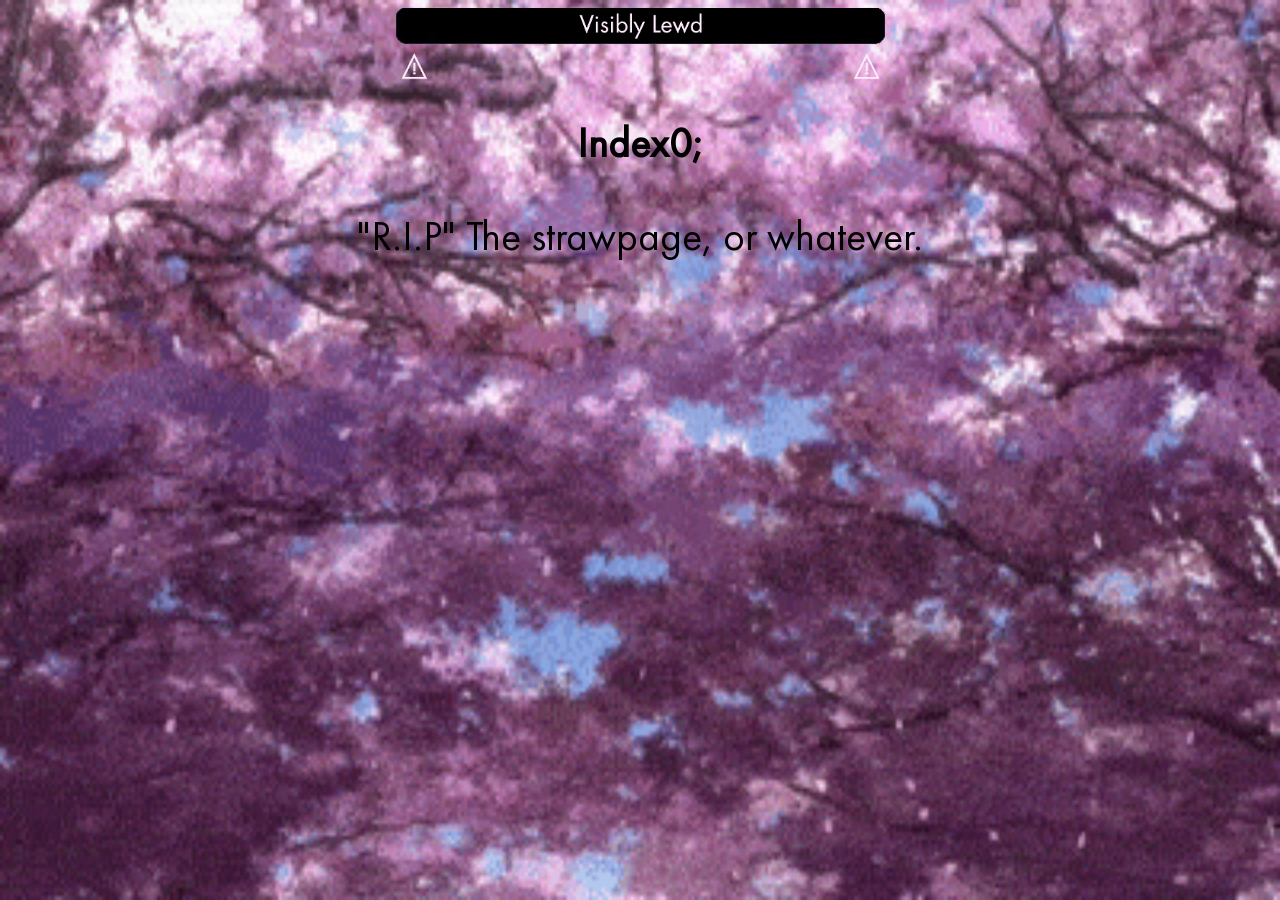
<file: index.html>
<!DOCTYPE HTML>
<html style="text-align:center;">
<head>
	<title>ApolloSixty9's Palace</title>
</head>
<body style="font-family:Futura PT Book;">
<link href="stylesheet.css" rel="stylesheet">
<link href="CSS/main.css" rel="main">
<link href="CSS/noscript.css" rel="noscript">
<style>
body {
	background-image: url(elements/CherryBlossomsX-ezgif.com-optimize.gif);
	background-repeat: no-repeat;
	background-attachment: fixed;
	background-size: 100% 100%;
     }
</style>

<style>	
	img0_vl {
		margin: 8px 0px 0px 0px;
		padding: 12x
	}
</style>
	
<div class="img0_vl">		
<img src="elements/VisiblyLewd_Base.png" width="489" height="36">
</div>
	
<style>	
	img1_vl_warning {
		margin: 8px 0px 0px 0px;
		padding: 12x		
	}
</style>
	
<div class="img1_vl_warning">		
<img src="elements/VisiblyDrugged_Warning.png" width="489" height="36">
</div>	
	
<style>
	header0 {
		margin: 0px 0px 0px 0px
		padding: 8px
	}
	header1 {
		margin: 0px 0px 0px 0px
		padding: 8px
	}
</style>
	<div class="header0">
	<h1 style="font-size:256%;">Index0;</h1>
	</div>

	<div class="header1">
	<p style="font-size:256%;">"R.I.P" The strawpage, or whatever.</div>
	</div>	
</body>
</html>
</file>
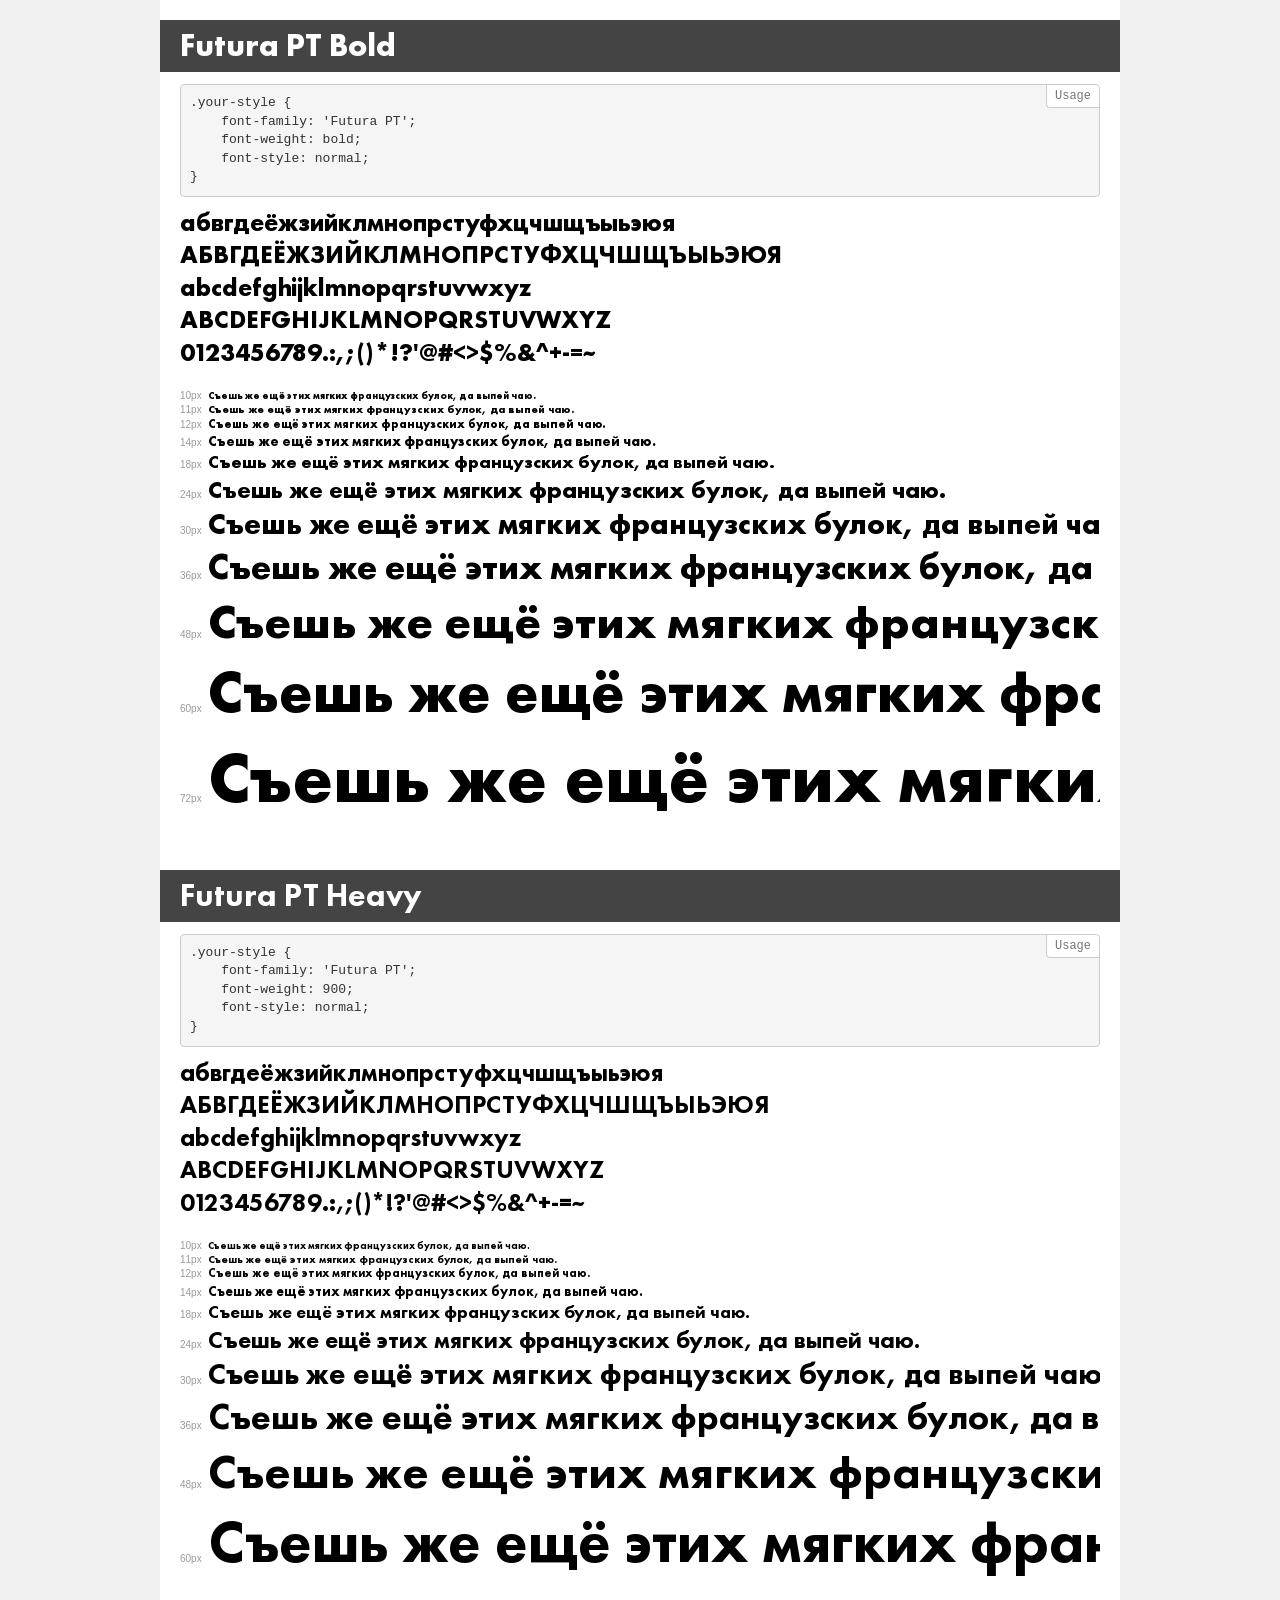
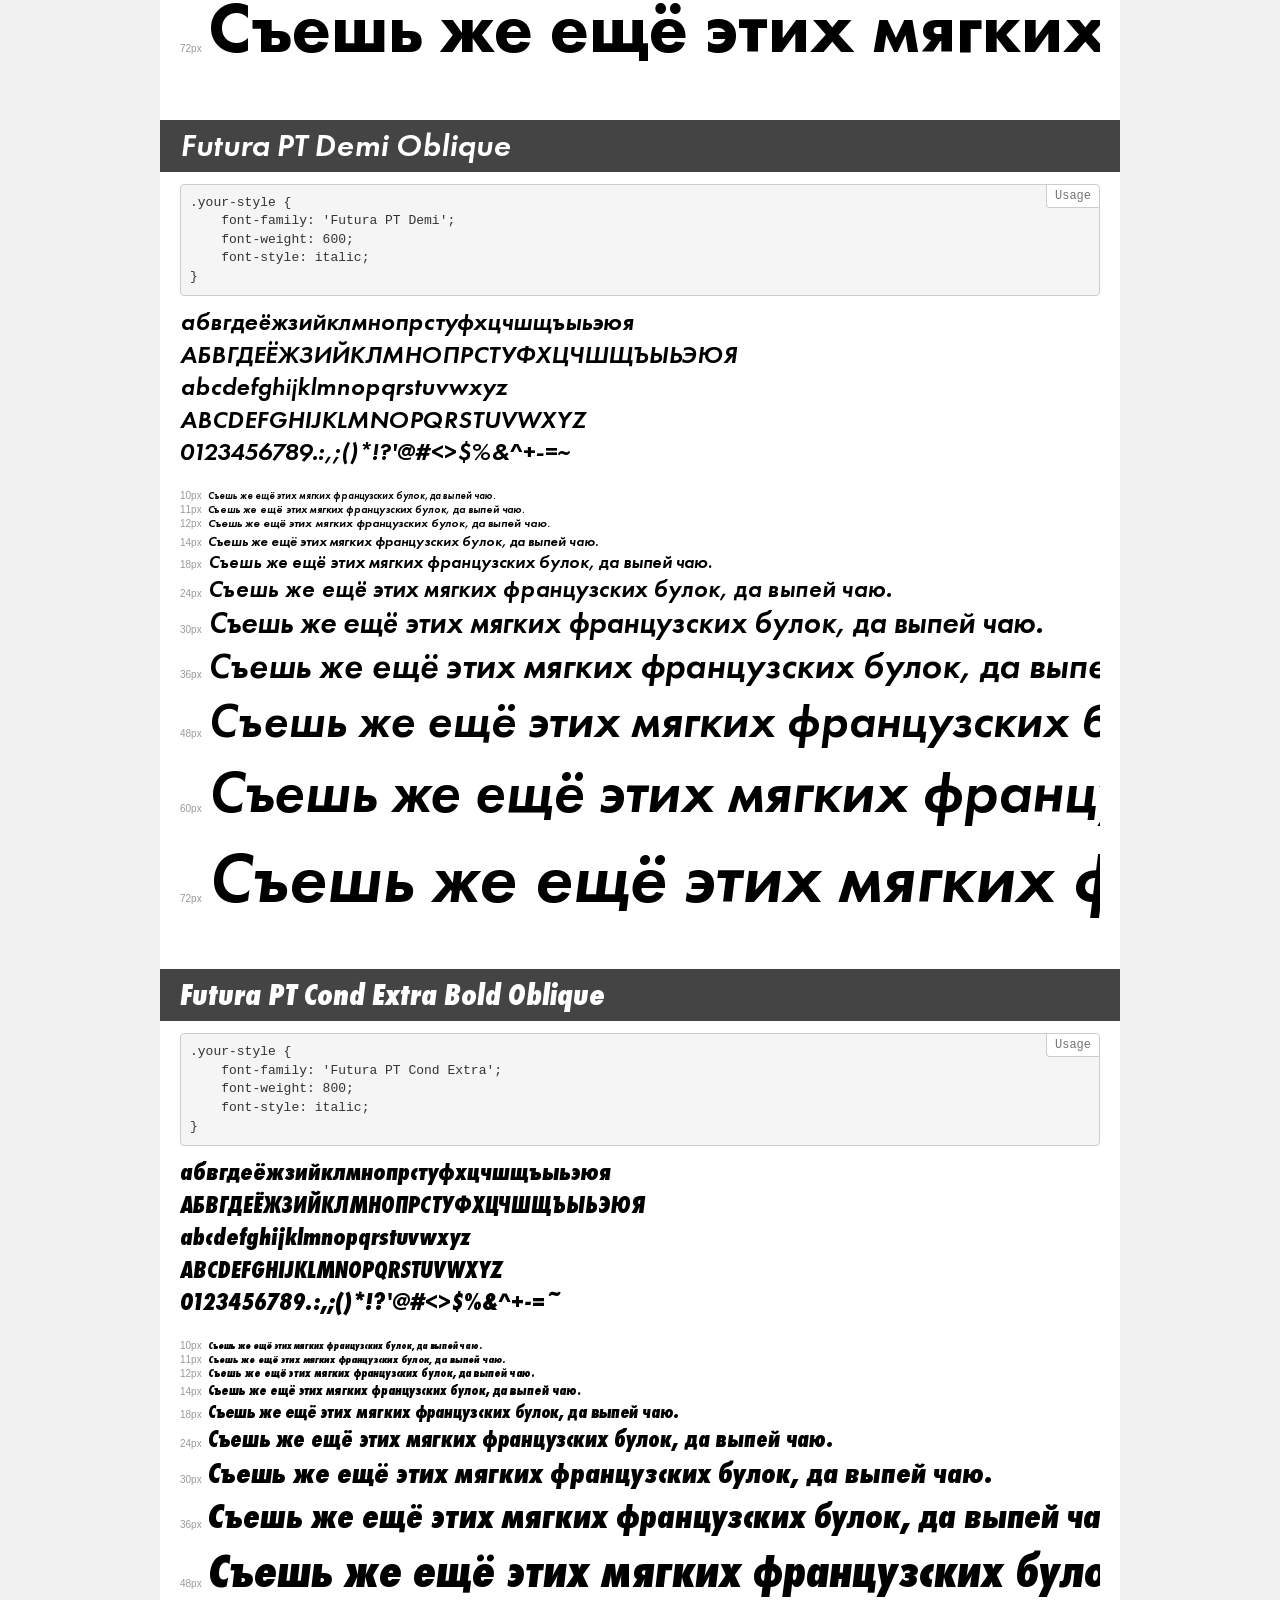
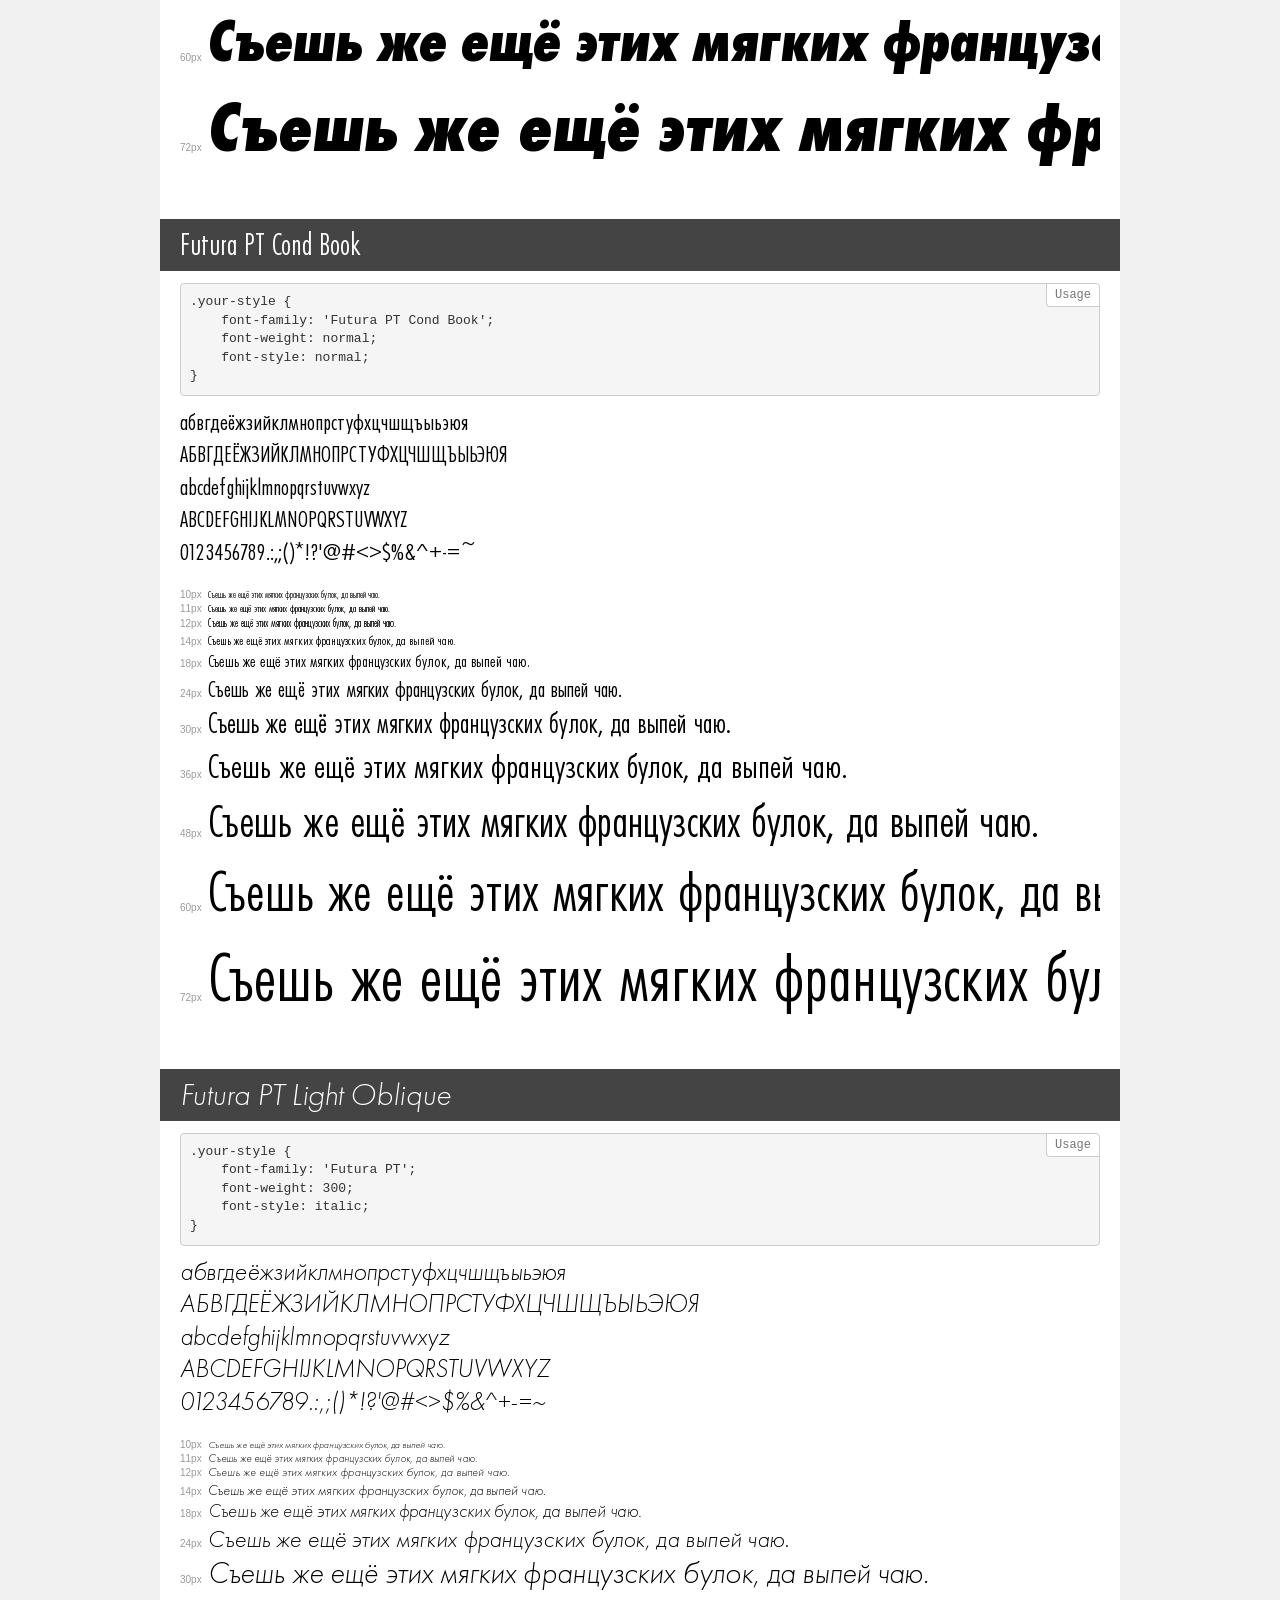
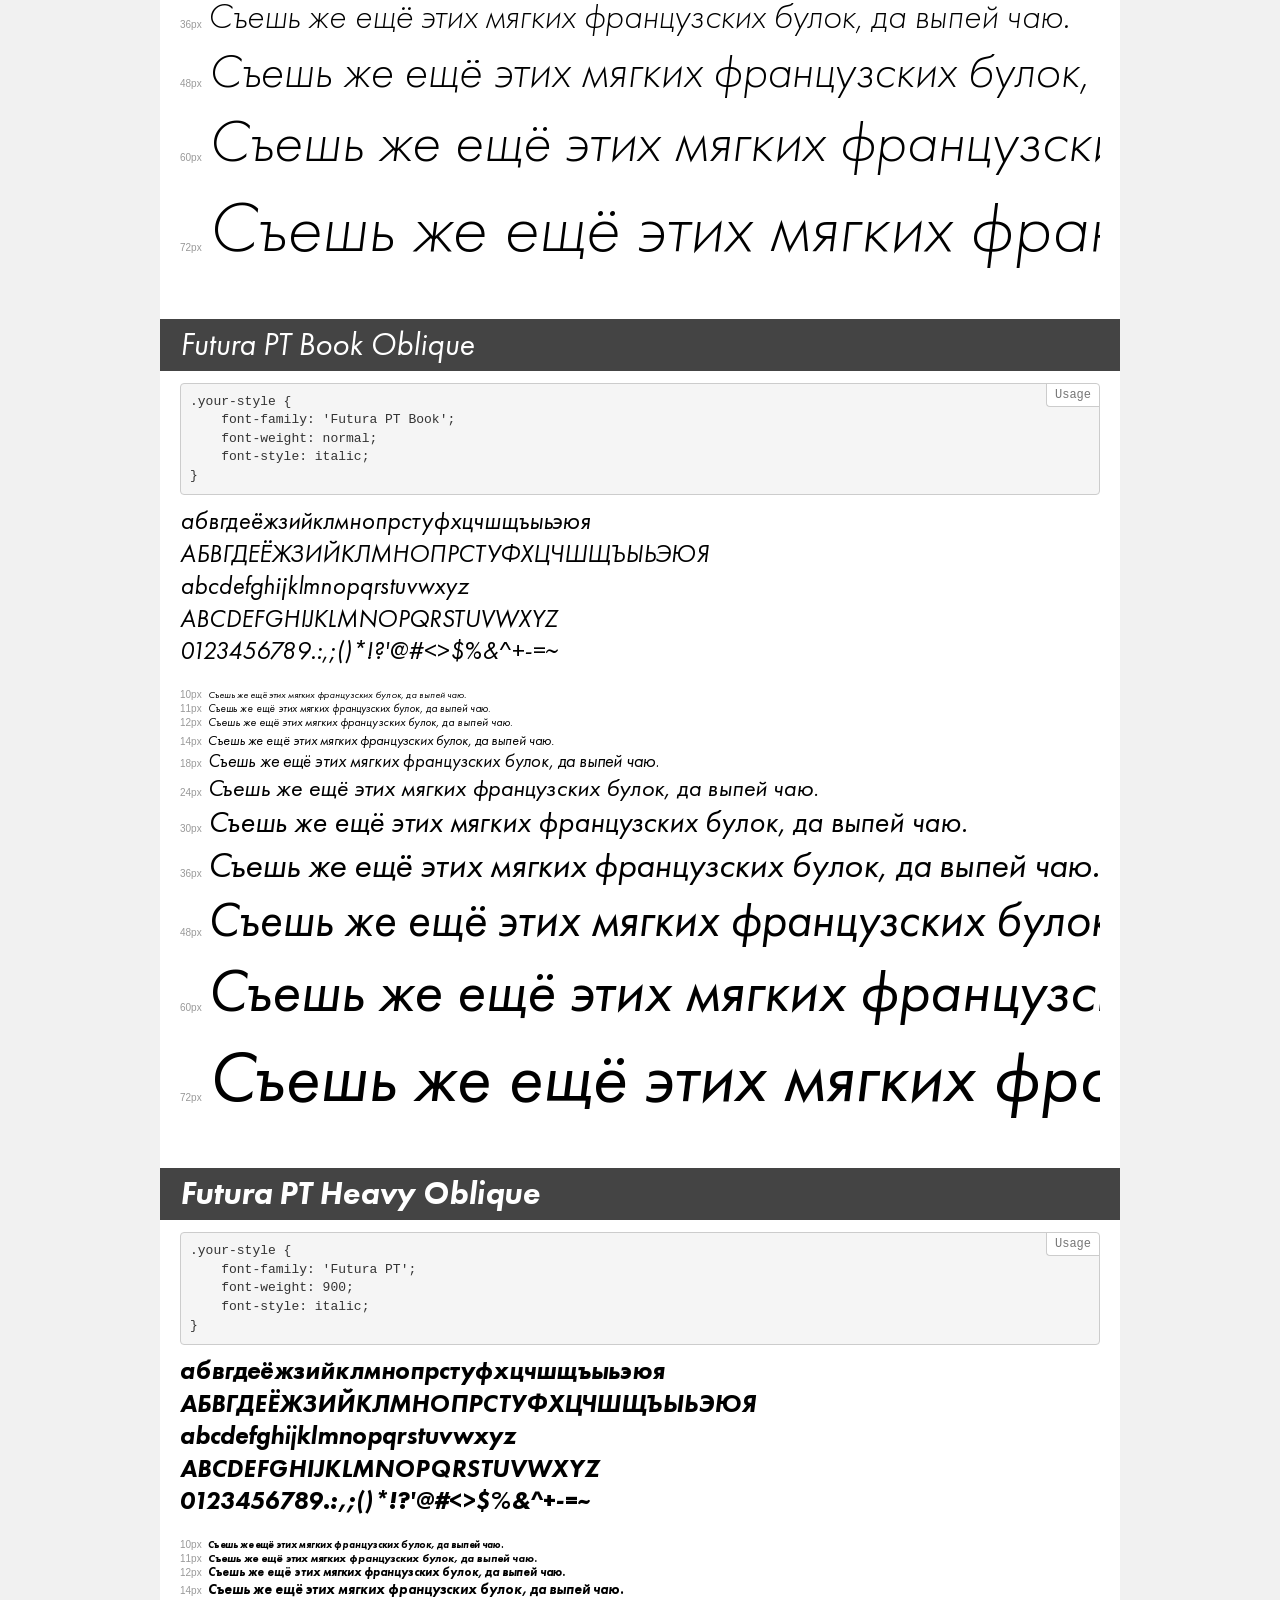
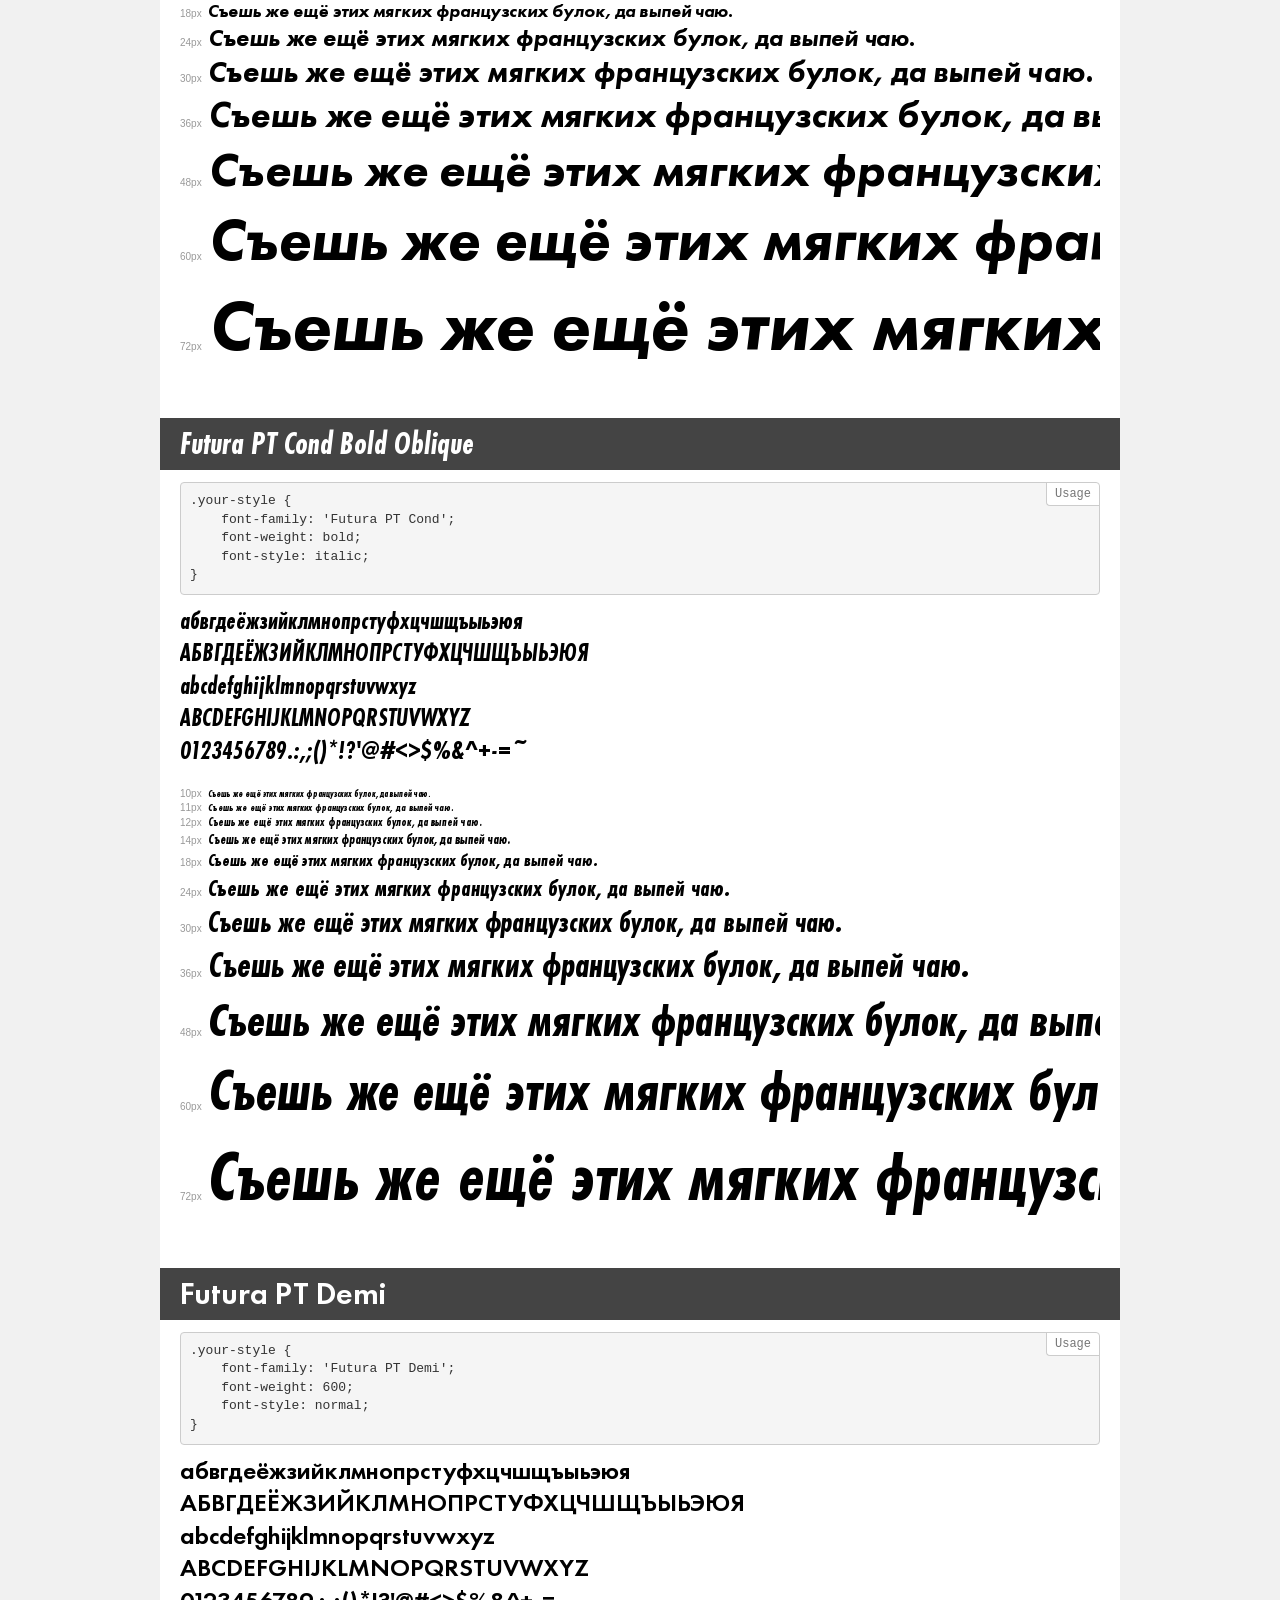
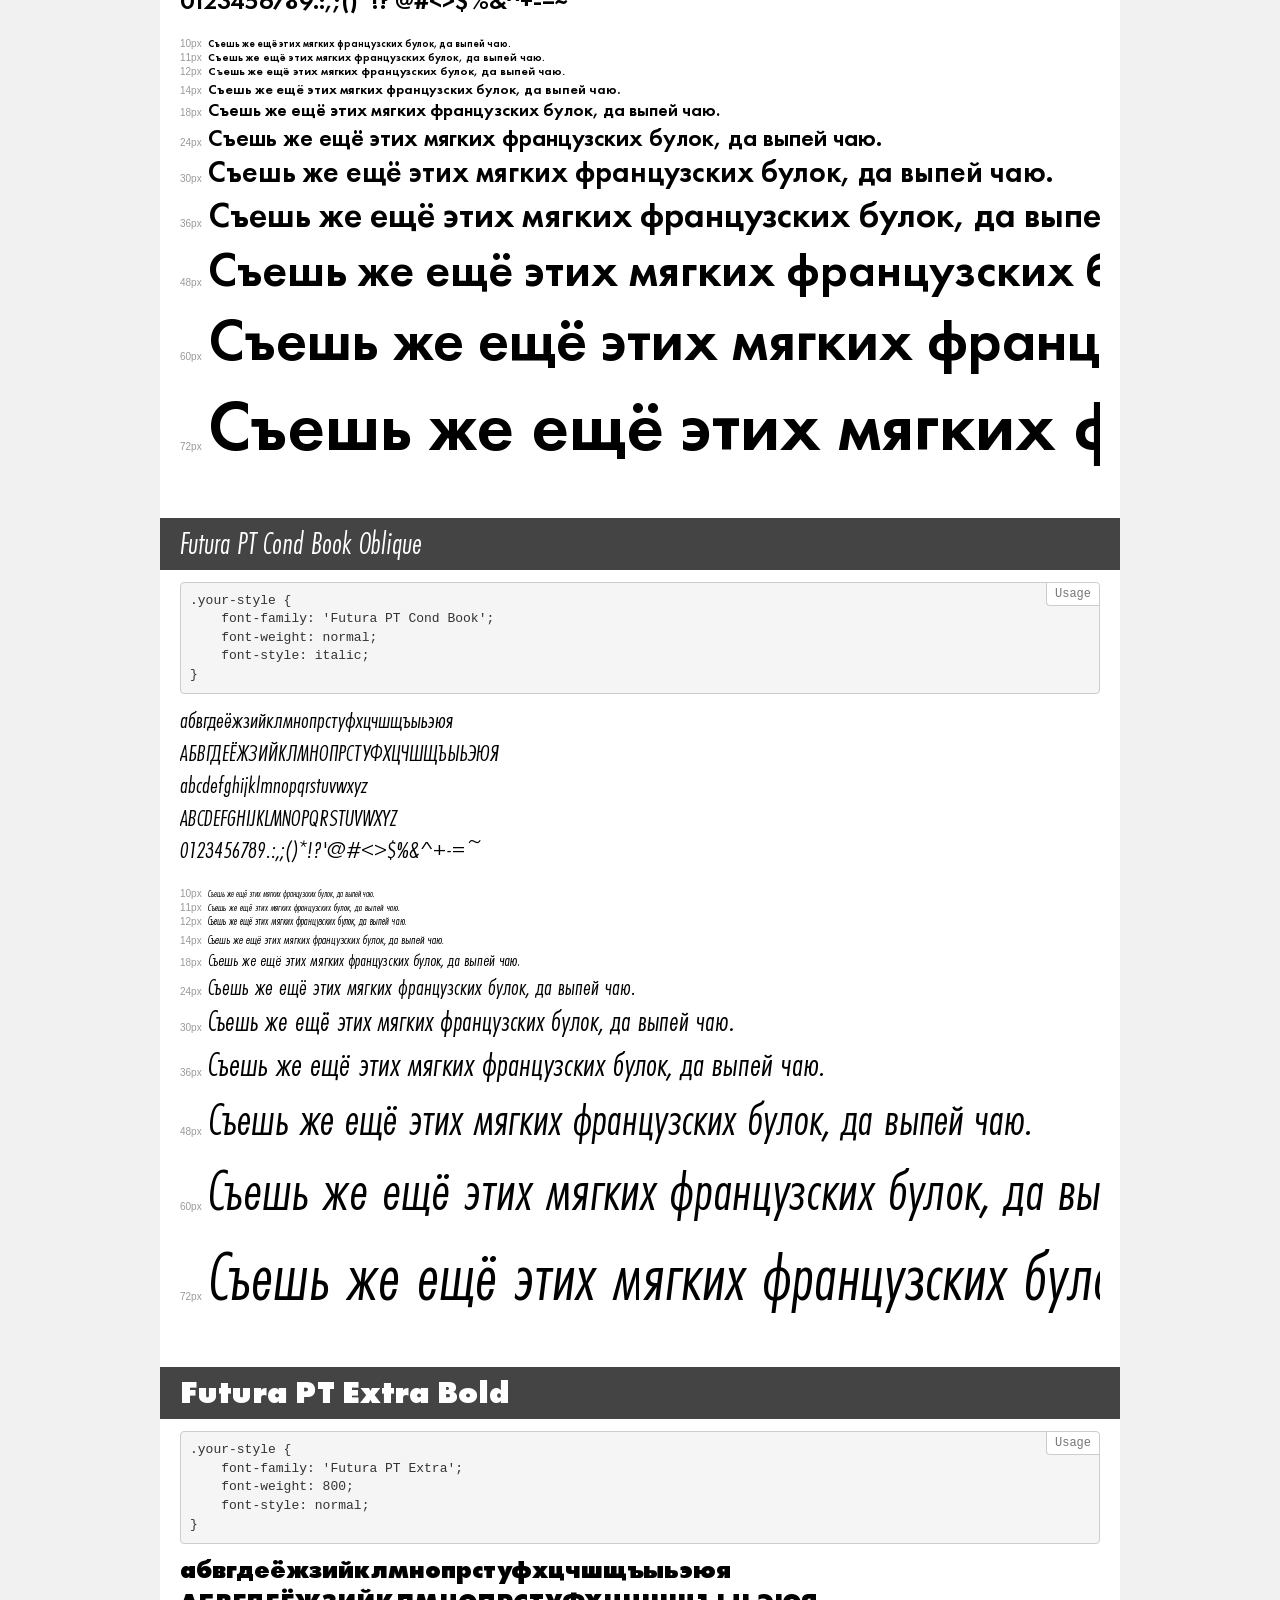
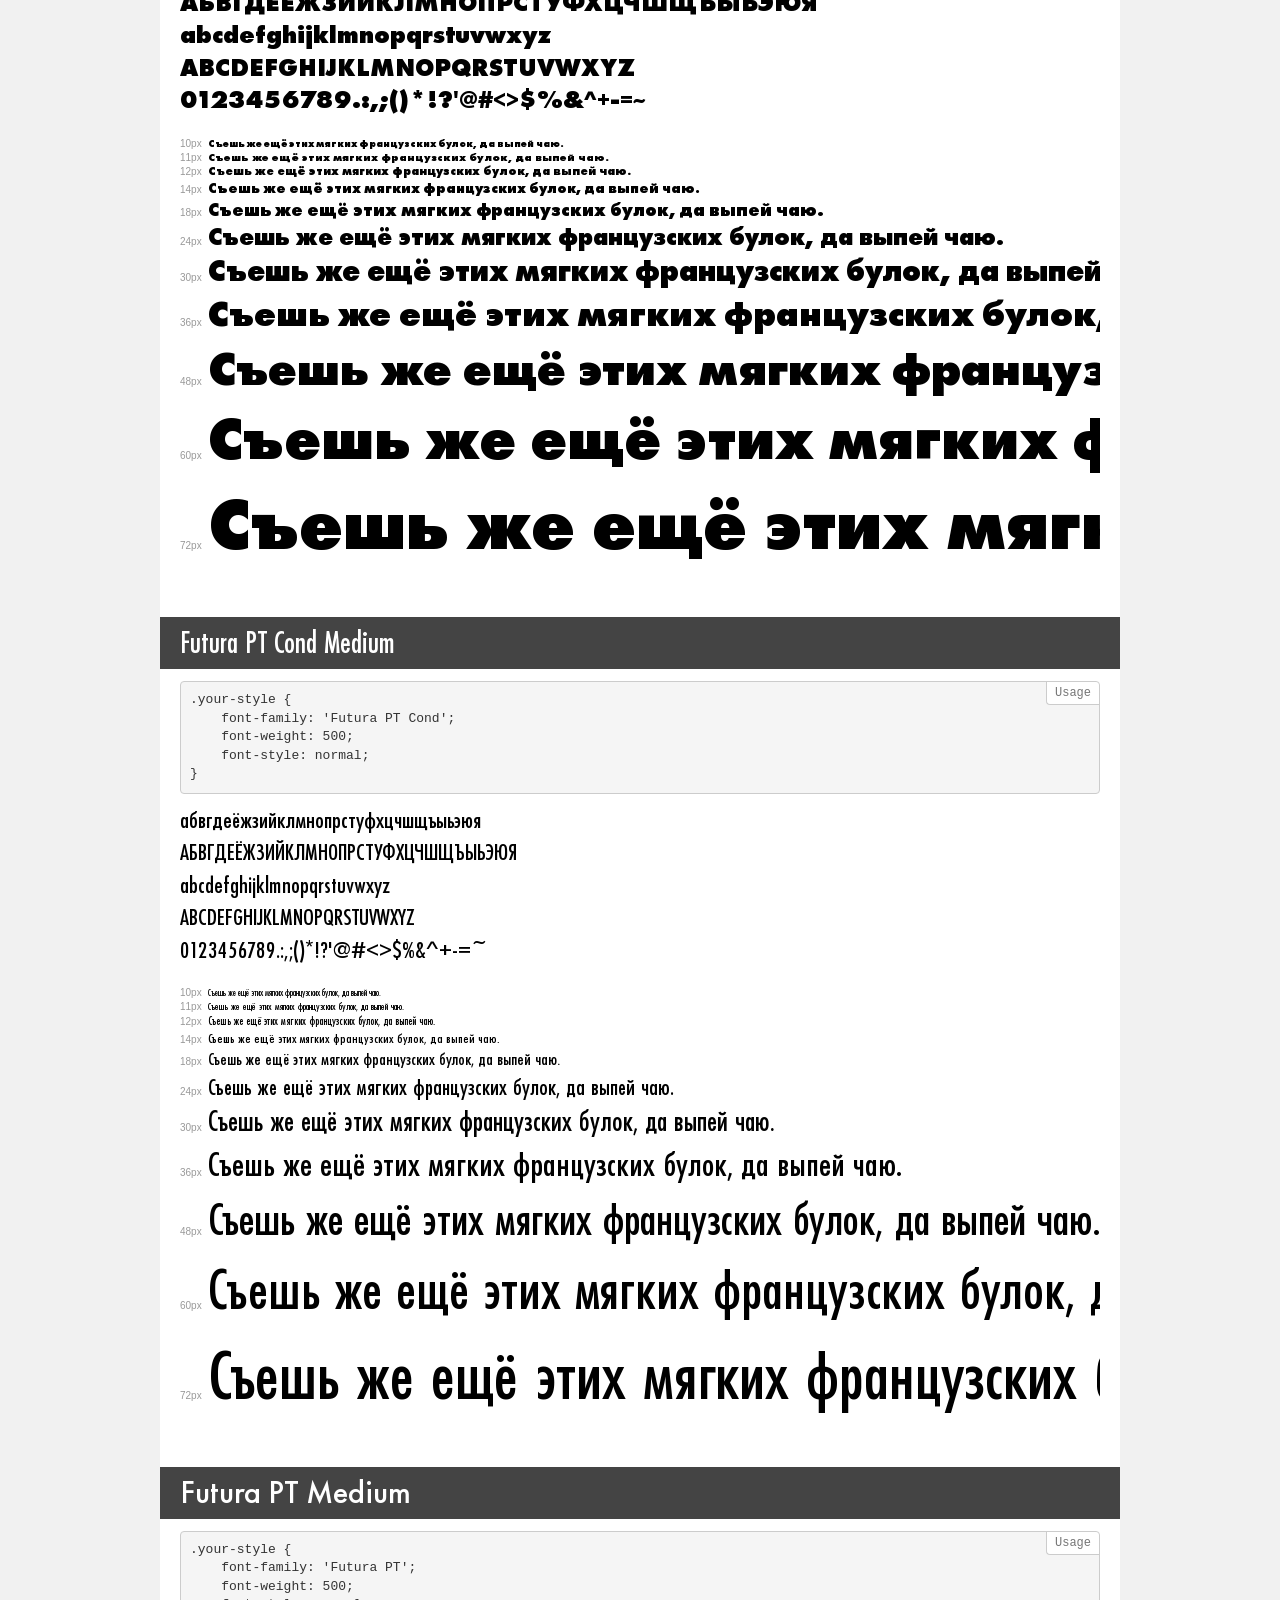
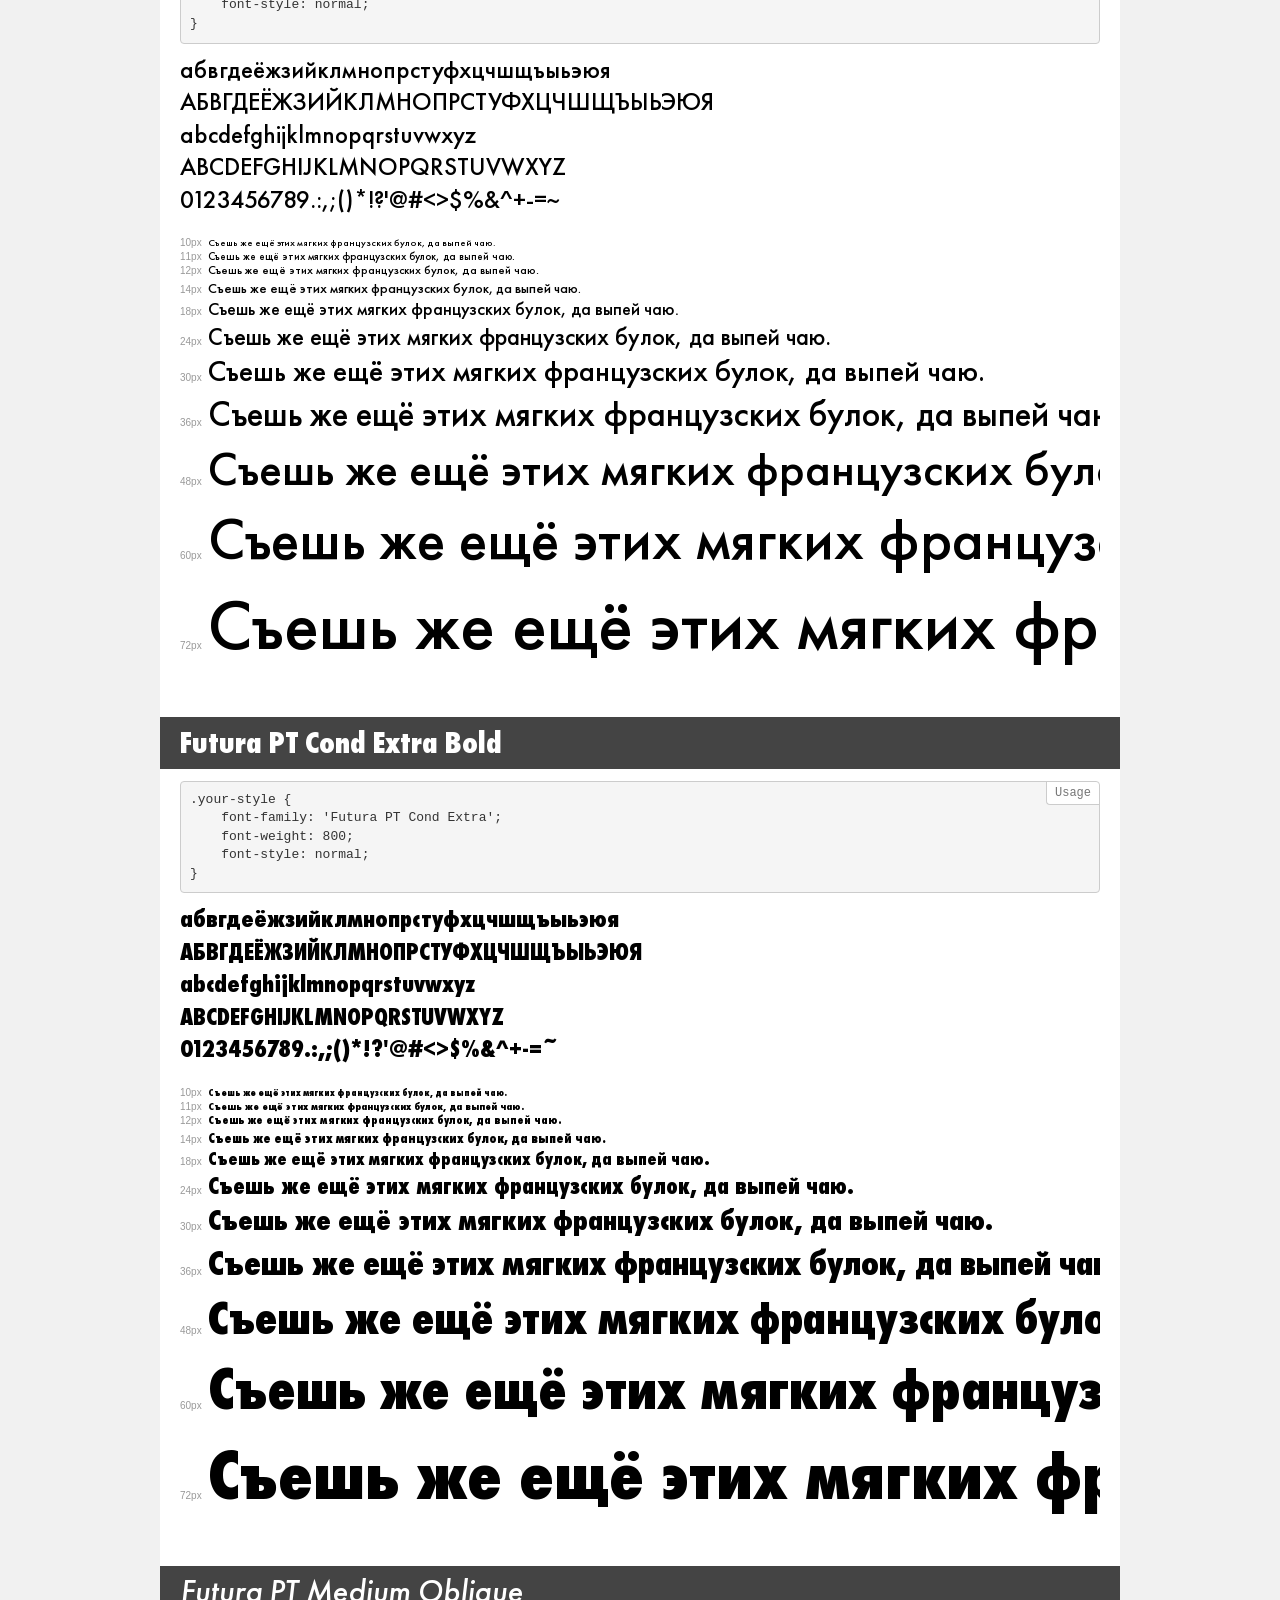
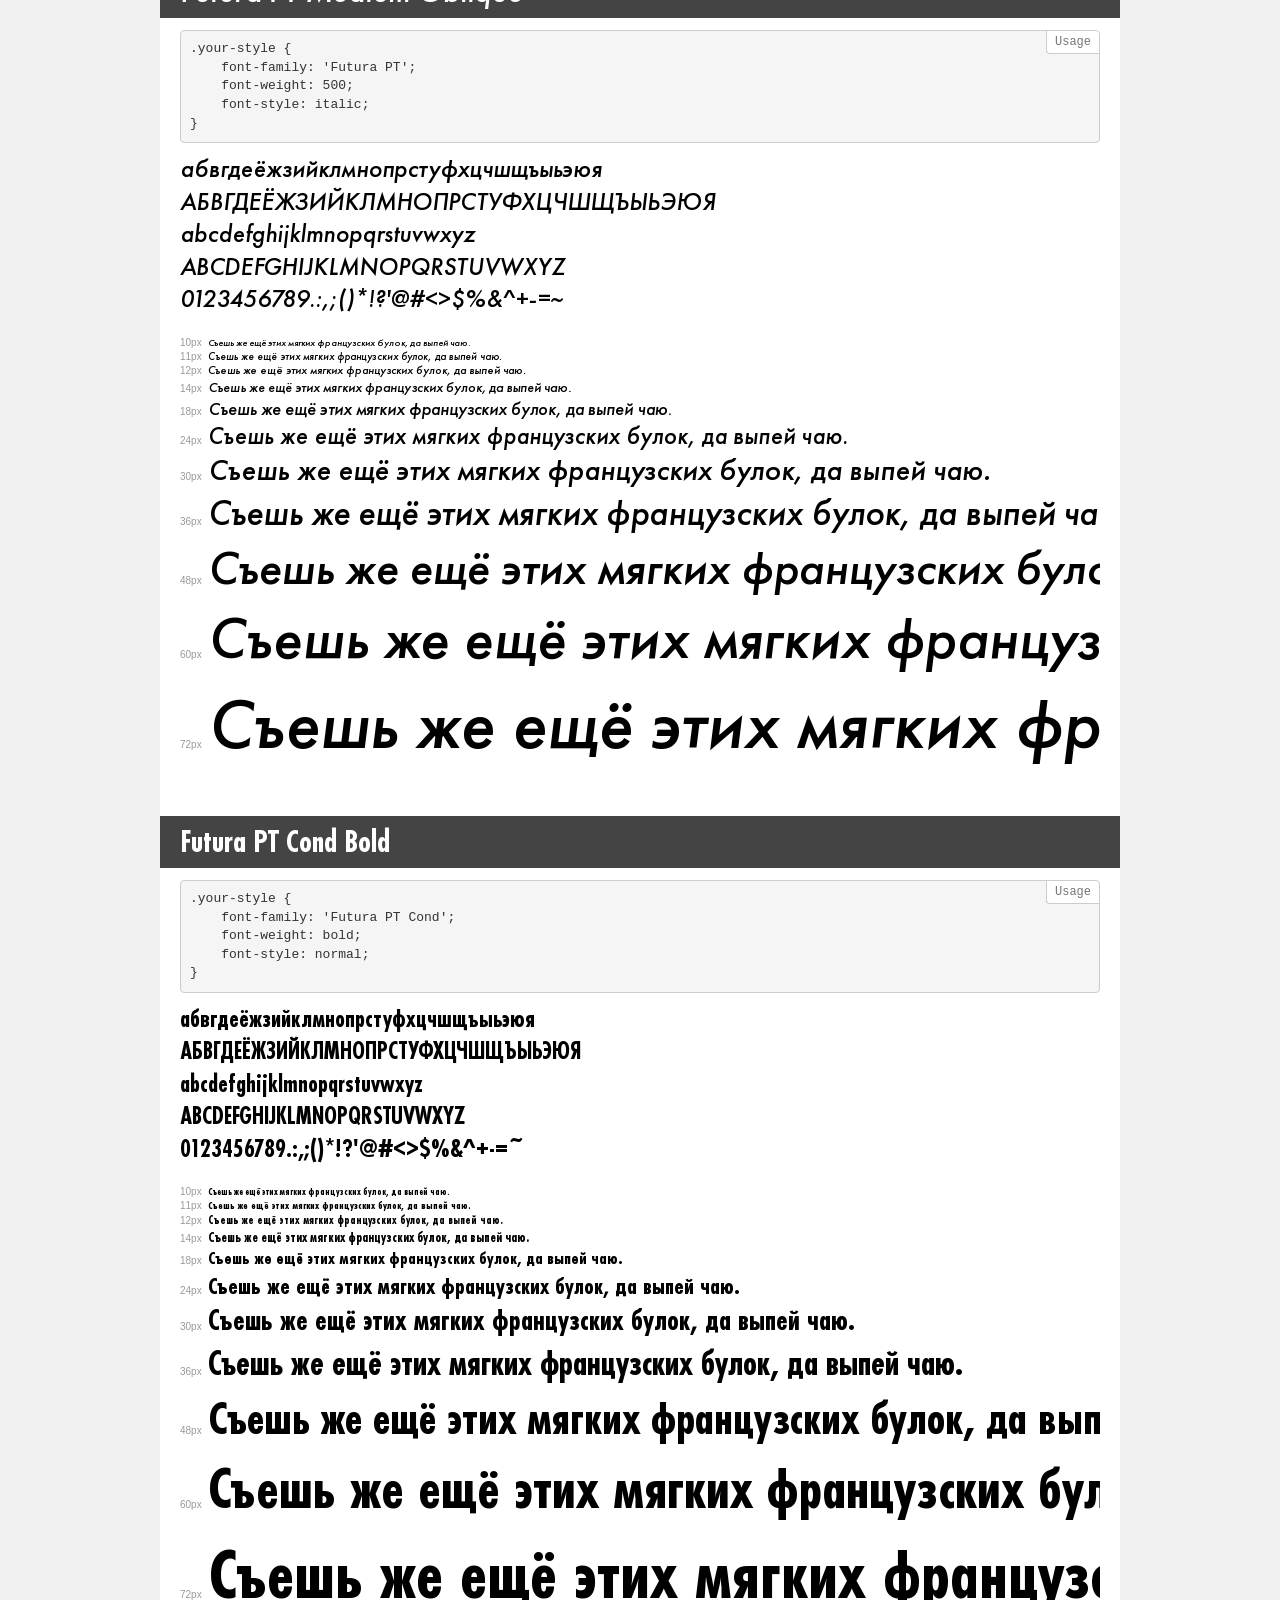
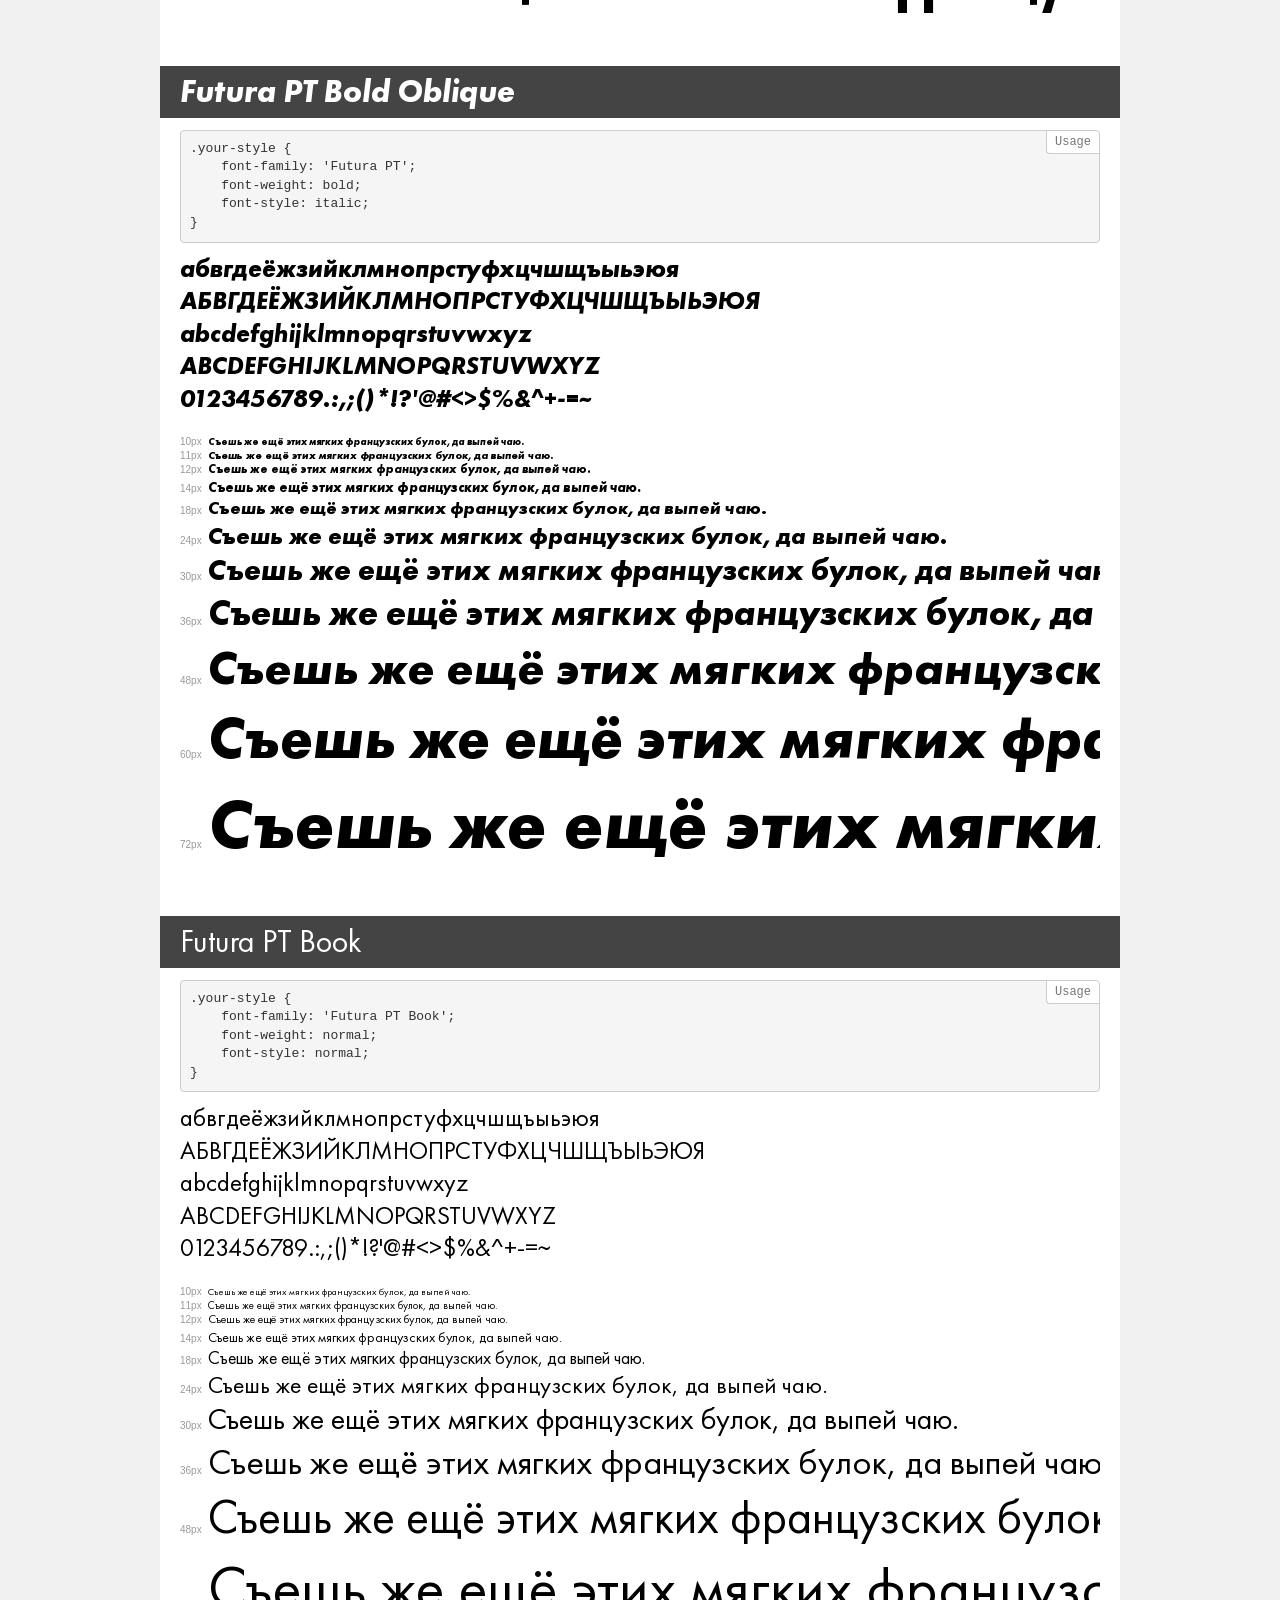
<file: demo.html>
<!DOCTYPE html>
<html>
<head>
    <meta charset="utf-8">
    <meta http-equiv="X-UA-Compatible" content="IE=edge">
    <meta name="viewport" content="width=device-width, initial-scale=1">
    <meta name="robots" content="noindex, noarchive">
    <meta name="format-detection" content="telephone=no">
    <title>Transfonter demo</title>
    <link href="stylesheet.css" rel="stylesheet">
    <style>
        /*
        http://meyerweb.com/eric/tools/css/reset/
        v2.0 | 20110126
        License: none (public domain)
        */
        html, body, div, span, applet, object, iframe,
        h1, h2, h3, h4, h5, h6, p, blockquote, pre,
        a, abbr, acronym, address, big, cite, code,
        del, dfn, em, img, ins, kbd, q, s, samp,
        small, strike, strong, sub, sup, tt, var,
        b, u, i, center,
        dl, dt, dd, ol, ul, li,
        fieldset, form, label, legend,
        table, caption, tbody, tfoot, thead, tr, th, td,
        article, aside, canvas, details, embed,
        figure, figcaption, footer, header, hgroup,
        menu, nav, output, ruby, section, summary,
        time, mark, audio, video {
            margin: 0;
            padding: 0;
            border: 0;
            font-size: 100%;
            font: inherit;
            vertical-align: baseline;
        }
        /* HTML5 display-role reset for older browsers */
        article, aside, details, figcaption, figure,
        footer, header, hgroup, menu, nav, section {
            display: block;
        }
        body {
            line-height: 1;
        }
        ol, ul {
            list-style: none;
        }
        blockquote, q {
            quotes: none;
        }
        blockquote:before, blockquote:after,
        q:before, q:after {
            content: '';
            content: none;
        }
        table {
            border-collapse: collapse;
            border-spacing: 0;
        }
        /* common styles */
        body {
            background: #f1f1f1;
            color: #000;
        }
        .page {
            background: #fff;
            width: 920px;
            margin: 0 auto;
            padding: 20px 20px 0 20px;
            overflow: hidden;
        }
        .font-container {
            overflow-x: auto;
            overflow-y: hidden;
            margin-bottom: 40px;
            line-height: 1.3;
            white-space: nowrap;
            padding-bottom: 5px;
        }
        h1 {
            position: relative;
            background: #444;
            font-size: 32px;
            color: #fff;
            padding: 10px 20px;
            margin: 0 -20px 12px -20px;
        }
        .letters {
            font-size: 25px;
            margin-bottom: 20px;
        }
        .s10:before {
            content: '10px';
        }
        .s11:before {
            content: '11px';
        }
        .s12:before {
            content: '12px';
        }
        .s14:before {
            content: '14px';
        }
        .s18:before {
            content: '18px';
        }
        .s24:before {
            content: '24px';
        }
        .s30:before {
            content: '30px';
        }
        .s36:before {
            content: '36px';
        }
        .s48:before {
            content: '48px';
        }
        .s60:before {
            content: '60px';
        }
        .s72:before {
            content: '72px';
        }
        .s10:before, .s11:before, .s12:before, .s14:before,
        .s18:before, .s24:before, .s30:before, .s36:before,
        .s48:before, .s60:before, .s72:before {
            font-family: Arial, sans-serif;
            font-size: 10px;
            font-weight: normal;
            font-style: normal;
            color: #999;
            padding-right: 6px;
        }
        pre {
            display: block;
            position: relative;
            padding: 9px;
            margin: 0 0 10px;
            font-family: Monaco, Menlo, Consolas, "Courier New", monospace !important;
            font-size: 13px;
            line-height: 1.428571429;
            color: #333;
            font-weight: normal !important;
            font-style: normal !important;
            background-color: #f5f5f5;
            border: 1px solid #ccc;
            overflow-x: auto;
            border-radius: 4px;
        }
        pre:after {
            display: block;
            position: absolute;
            right: 0;
            top: 0;
            content: 'Usage';
            line-height: 1;
            padding: 5px 8px;
            font-size: 12px;
            color: #767676;
            background-color: #fff;
            border: 1px solid #ccc;
            border-right: none;
            border-top: none;
            border-radius: 0 4px 0 4px;
            z-index: 10;
        }
        /* responsive */
        @media (max-width: 959px) {
            .page {
                width: auto;
                margin: 0;
            }
        }
    </style>
</head>
<body>
<div class="page">
    <div class="demo" style="font-family: 'Futura PT'; font-weight: bold; font-style: normal;">
        <h1>Futura PT Bold</h1>
        <pre>.your-style {
    font-family: 'Futura PT';
    font-weight: bold;
    font-style: normal;
}</pre>
        <div class="font-container">
            <p class="letters">
                абвгдеёжзийклмнопрстуфхцчшщъыьэюя<br>
АБВГДЕЁЖЗИЙКЛМНОПРСТУФХЦЧШЩЪЫЬЭЮЯ<br>
abcdefghijklmnopqrstuvwxyz<br>
ABCDEFGHIJKLMNOPQRSTUVWXYZ<br>
                0123456789.:,;()*!?'@#<>$%&^+-=~
            </p>
            <p class="s10" style="font-size: 10px;">Съешь же ещё этих мягких французских булок, да выпей чаю.</p>
            <p class="s11" style="font-size: 11px;">Съешь же ещё этих мягких французских булок, да выпей чаю.</p>
            <p class="s12" style="font-size: 12px;">Съешь же ещё этих мягких французских булок, да выпей чаю.</p>
            <p class="s14" style="font-size: 14px;">Съешь же ещё этих мягких французских булок, да выпей чаю.</p>
            <p class="s18" style="font-size: 18px;">Съешь же ещё этих мягких французских булок, да выпей чаю.</p>
            <p class="s24" style="font-size: 24px;">Съешь же ещё этих мягких французских булок, да выпей чаю.</p>
            <p class="s30" style="font-size: 30px;">Съешь же ещё этих мягких французских булок, да выпей чаю.</p>
            <p class="s36" style="font-size: 36px;">Съешь же ещё этих мягких французских булок, да выпей чаю.</p>
            <p class="s48" style="font-size: 48px;">Съешь же ещё этих мягких французских булок, да выпей чаю.</p>
            <p class="s60" style="font-size: 60px;">Съешь же ещё этих мягких французских булок, да выпей чаю.</p>
            <p class="s72" style="font-size: 72px;">Съешь же ещё этих мягких французских булок, да выпей чаю.</p>
        </div>
    </div>
    <div class="demo" style="font-family: 'Futura PT'; font-weight: 900; font-style: normal;">
        <h1>Futura PT Heavy</h1>
        <pre>.your-style {
    font-family: 'Futura PT';
    font-weight: 900;
    font-style: normal;
}</pre>
        <div class="font-container">
            <p class="letters">
                абвгдеёжзийклмнопрстуфхцчшщъыьэюя<br>
АБВГДЕЁЖЗИЙКЛМНОПРСТУФХЦЧШЩЪЫЬЭЮЯ<br>
abcdefghijklmnopqrstuvwxyz<br>
ABCDEFGHIJKLMNOPQRSTUVWXYZ<br>
                0123456789.:,;()*!?'@#<>$%&^+-=~
            </p>
            <p class="s10" style="font-size: 10px;">Съешь же ещё этих мягких французских булок, да выпей чаю.</p>
            <p class="s11" style="font-size: 11px;">Съешь же ещё этих мягких французских булок, да выпей чаю.</p>
            <p class="s12" style="font-size: 12px;">Съешь же ещё этих мягких французских булок, да выпей чаю.</p>
            <p class="s14" style="font-size: 14px;">Съешь же ещё этих мягких французских булок, да выпей чаю.</p>
            <p class="s18" style="font-size: 18px;">Съешь же ещё этих мягких французских булок, да выпей чаю.</p>
            <p class="s24" style="font-size: 24px;">Съешь же ещё этих мягких французских булок, да выпей чаю.</p>
            <p class="s30" style="font-size: 30px;">Съешь же ещё этих мягких французских булок, да выпей чаю.</p>
            <p class="s36" style="font-size: 36px;">Съешь же ещё этих мягких французских булок, да выпей чаю.</p>
            <p class="s48" style="font-size: 48px;">Съешь же ещё этих мягких французских булок, да выпей чаю.</p>
            <p class="s60" style="font-size: 60px;">Съешь же ещё этих мягких французских булок, да выпей чаю.</p>
            <p class="s72" style="font-size: 72px;">Съешь же ещё этих мягких французских булок, да выпей чаю.</p>
        </div>
    </div>
    <div class="demo" style="font-family: 'Futura PT Demi'; font-weight: 600; font-style: italic;">
        <h1>Futura PT Demi Oblique</h1>
        <pre>.your-style {
    font-family: 'Futura PT Demi';
    font-weight: 600;
    font-style: italic;
}</pre>
        <div class="font-container">
            <p class="letters">
                абвгдеёжзийклмнопрстуфхцчшщъыьэюя<br>
АБВГДЕЁЖЗИЙКЛМНОПРСТУФХЦЧШЩЪЫЬЭЮЯ<br>
abcdefghijklmnopqrstuvwxyz<br>
ABCDEFGHIJKLMNOPQRSTUVWXYZ<br>
                0123456789.:,;()*!?'@#<>$%&^+-=~
            </p>
            <p class="s10" style="font-size: 10px;">Съешь же ещё этих мягких французских булок, да выпей чаю.</p>
            <p class="s11" style="font-size: 11px;">Съешь же ещё этих мягких французских булок, да выпей чаю.</p>
            <p class="s12" style="font-size: 12px;">Съешь же ещё этих мягких французских булок, да выпей чаю.</p>
            <p class="s14" style="font-size: 14px;">Съешь же ещё этих мягких французских булок, да выпей чаю.</p>
            <p class="s18" style="font-size: 18px;">Съешь же ещё этих мягких французских булок, да выпей чаю.</p>
            <p class="s24" style="font-size: 24px;">Съешь же ещё этих мягких французских булок, да выпей чаю.</p>
            <p class="s30" style="font-size: 30px;">Съешь же ещё этих мягких французских булок, да выпей чаю.</p>
            <p class="s36" style="font-size: 36px;">Съешь же ещё этих мягких французских булок, да выпей чаю.</p>
            <p class="s48" style="font-size: 48px;">Съешь же ещё этих мягких французских булок, да выпей чаю.</p>
            <p class="s60" style="font-size: 60px;">Съешь же ещё этих мягких французских булок, да выпей чаю.</p>
            <p class="s72" style="font-size: 72px;">Съешь же ещё этих мягких французских булок, да выпей чаю.</p>
        </div>
    </div>
    <div class="demo" style="font-family: 'Futura PT Cond Extra'; font-weight: 800; font-style: italic;">
        <h1>Futura PT Cond Extra Bold Oblique</h1>
        <pre>.your-style {
    font-family: 'Futura PT Cond Extra';
    font-weight: 800;
    font-style: italic;
}</pre>
        <div class="font-container">
            <p class="letters">
                абвгдеёжзийклмнопрстуфхцчшщъыьэюя<br>
АБВГДЕЁЖЗИЙКЛМНОПРСТУФХЦЧШЩЪЫЬЭЮЯ<br>
abcdefghijklmnopqrstuvwxyz<br>
ABCDEFGHIJKLMNOPQRSTUVWXYZ<br>
                0123456789.:,;()*!?'@#<>$%&^+-=~
            </p>
            <p class="s10" style="font-size: 10px;">Съешь же ещё этих мягких французских булок, да выпей чаю.</p>
            <p class="s11" style="font-size: 11px;">Съешь же ещё этих мягких французских булок, да выпей чаю.</p>
            <p class="s12" style="font-size: 12px;">Съешь же ещё этих мягких французских булок, да выпей чаю.</p>
            <p class="s14" style="font-size: 14px;">Съешь же ещё этих мягких французских булок, да выпей чаю.</p>
            <p class="s18" style="font-size: 18px;">Съешь же ещё этих мягких французских булок, да выпей чаю.</p>
            <p class="s24" style="font-size: 24px;">Съешь же ещё этих мягких французских булок, да выпей чаю.</p>
            <p class="s30" style="font-size: 30px;">Съешь же ещё этих мягких французских булок, да выпей чаю.</p>
            <p class="s36" style="font-size: 36px;">Съешь же ещё этих мягких французских булок, да выпей чаю.</p>
            <p class="s48" style="font-size: 48px;">Съешь же ещё этих мягких французских булок, да выпей чаю.</p>
            <p class="s60" style="font-size: 60px;">Съешь же ещё этих мягких французских булок, да выпей чаю.</p>
            <p class="s72" style="font-size: 72px;">Съешь же ещё этих мягких французских булок, да выпей чаю.</p>
        </div>
    </div>
    <div class="demo" style="font-family: 'Futura PT Cond Book'; font-weight: normal; font-style: normal;">
        <h1>Futura PT Cond Book</h1>
        <pre>.your-style {
    font-family: 'Futura PT Cond Book';
    font-weight: normal;
    font-style: normal;
}</pre>
        <div class="font-container">
            <p class="letters">
                абвгдеёжзийклмнопрстуфхцчшщъыьэюя<br>
АБВГДЕЁЖЗИЙКЛМНОПРСТУФХЦЧШЩЪЫЬЭЮЯ<br>
abcdefghijklmnopqrstuvwxyz<br>
ABCDEFGHIJKLMNOPQRSTUVWXYZ<br>
                0123456789.:,;()*!?'@#<>$%&^+-=~
            </p>
            <p class="s10" style="font-size: 10px;">Съешь же ещё этих мягких французских булок, да выпей чаю.</p>
            <p class="s11" style="font-size: 11px;">Съешь же ещё этих мягких французских булок, да выпей чаю.</p>
            <p class="s12" style="font-size: 12px;">Съешь же ещё этих мягких французских булок, да выпей чаю.</p>
            <p class="s14" style="font-size: 14px;">Съешь же ещё этих мягких французских булок, да выпей чаю.</p>
            <p class="s18" style="font-size: 18px;">Съешь же ещё этих мягких французских булок, да выпей чаю.</p>
            <p class="s24" style="font-size: 24px;">Съешь же ещё этих мягких французских булок, да выпей чаю.</p>
            <p class="s30" style="font-size: 30px;">Съешь же ещё этих мягких французских булок, да выпей чаю.</p>
            <p class="s36" style="font-size: 36px;">Съешь же ещё этих мягких французских булок, да выпей чаю.</p>
            <p class="s48" style="font-size: 48px;">Съешь же ещё этих мягких французских булок, да выпей чаю.</p>
            <p class="s60" style="font-size: 60px;">Съешь же ещё этих мягких французских булок, да выпей чаю.</p>
            <p class="s72" style="font-size: 72px;">Съешь же ещё этих мягких французских булок, да выпей чаю.</p>
        </div>
    </div>
    <div class="demo" style="font-family: 'Futura PT'; font-weight: 300; font-style: italic;">
        <h1>Futura PT Light Oblique</h1>
        <pre>.your-style {
    font-family: 'Futura PT';
    font-weight: 300;
    font-style: italic;
}</pre>
        <div class="font-container">
            <p class="letters">
                абвгдеёжзийклмнопрстуфхцчшщъыьэюя<br>
АБВГДЕЁЖЗИЙКЛМНОПРСТУФХЦЧШЩЪЫЬЭЮЯ<br>
abcdefghijklmnopqrstuvwxyz<br>
ABCDEFGHIJKLMNOPQRSTUVWXYZ<br>
                0123456789.:,;()*!?'@#<>$%&^+-=~
            </p>
            <p class="s10" style="font-size: 10px;">Съешь же ещё этих мягких французских булок, да выпей чаю.</p>
            <p class="s11" style="font-size: 11px;">Съешь же ещё этих мягких французских булок, да выпей чаю.</p>
            <p class="s12" style="font-size: 12px;">Съешь же ещё этих мягких французских булок, да выпей чаю.</p>
            <p class="s14" style="font-size: 14px;">Съешь же ещё этих мягких французских булок, да выпей чаю.</p>
            <p class="s18" style="font-size: 18px;">Съешь же ещё этих мягких французских булок, да выпей чаю.</p>
            <p class="s24" style="font-size: 24px;">Съешь же ещё этих мягких французских булок, да выпей чаю.</p>
            <p class="s30" style="font-size: 30px;">Съешь же ещё этих мягких французских булок, да выпей чаю.</p>
            <p class="s36" style="font-size: 36px;">Съешь же ещё этих мягких французских булок, да выпей чаю.</p>
            <p class="s48" style="font-size: 48px;">Съешь же ещё этих мягких французских булок, да выпей чаю.</p>
            <p class="s60" style="font-size: 60px;">Съешь же ещё этих мягких французских булок, да выпей чаю.</p>
            <p class="s72" style="font-size: 72px;">Съешь же ещё этих мягких французских булок, да выпей чаю.</p>
        </div>
    </div>
    <div class="demo" style="font-family: 'Futura PT Book'; font-weight: normal; font-style: italic;">
        <h1>Futura PT Book Oblique</h1>
        <pre>.your-style {
    font-family: 'Futura PT Book';
    font-weight: normal;
    font-style: italic;
}</pre>
        <div class="font-container">
            <p class="letters">
                абвгдеёжзийклмнопрстуфхцчшщъыьэюя<br>
АБВГДЕЁЖЗИЙКЛМНОПРСТУФХЦЧШЩЪЫЬЭЮЯ<br>
abcdefghijklmnopqrstuvwxyz<br>
ABCDEFGHIJKLMNOPQRSTUVWXYZ<br>
                0123456789.:,;()*!?'@#<>$%&^+-=~
            </p>
            <p class="s10" style="font-size: 10px;">Съешь же ещё этих мягких французских булок, да выпей чаю.</p>
            <p class="s11" style="font-size: 11px;">Съешь же ещё этих мягких французских булок, да выпей чаю.</p>
            <p class="s12" style="font-size: 12px;">Съешь же ещё этих мягких французских булок, да выпей чаю.</p>
            <p class="s14" style="font-size: 14px;">Съешь же ещё этих мягких французских булок, да выпей чаю.</p>
            <p class="s18" style="font-size: 18px;">Съешь же ещё этих мягких французских булок, да выпей чаю.</p>
            <p class="s24" style="font-size: 24px;">Съешь же ещё этих мягких французских булок, да выпей чаю.</p>
            <p class="s30" style="font-size: 30px;">Съешь же ещё этих мягких французских булок, да выпей чаю.</p>
            <p class="s36" style="font-size: 36px;">Съешь же ещё этих мягких французских булок, да выпей чаю.</p>
            <p class="s48" style="font-size: 48px;">Съешь же ещё этих мягких французских булок, да выпей чаю.</p>
            <p class="s60" style="font-size: 60px;">Съешь же ещё этих мягких французских булок, да выпей чаю.</p>
            <p class="s72" style="font-size: 72px;">Съешь же ещё этих мягких французских булок, да выпей чаю.</p>
        </div>
    </div>
    <div class="demo" style="font-family: 'Futura PT'; font-weight: 900; font-style: italic;">
        <h1>Futura PT Heavy Oblique</h1>
        <pre>.your-style {
    font-family: 'Futura PT';
    font-weight: 900;
    font-style: italic;
}</pre>
        <div class="font-container">
            <p class="letters">
                абвгдеёжзийклмнопрстуфхцчшщъыьэюя<br>
АБВГДЕЁЖЗИЙКЛМНОПРСТУФХЦЧШЩЪЫЬЭЮЯ<br>
abcdefghijklmnopqrstuvwxyz<br>
ABCDEFGHIJKLMNOPQRSTUVWXYZ<br>
                0123456789.:,;()*!?'@#<>$%&^+-=~
            </p>
            <p class="s10" style="font-size: 10px;">Съешь же ещё этих мягких французских булок, да выпей чаю.</p>
            <p class="s11" style="font-size: 11px;">Съешь же ещё этих мягких французских булок, да выпей чаю.</p>
            <p class="s12" style="font-size: 12px;">Съешь же ещё этих мягких французских булок, да выпей чаю.</p>
            <p class="s14" style="font-size: 14px;">Съешь же ещё этих мягких французских булок, да выпей чаю.</p>
            <p class="s18" style="font-size: 18px;">Съешь же ещё этих мягких французских булок, да выпей чаю.</p>
            <p class="s24" style="font-size: 24px;">Съешь же ещё этих мягких французских булок, да выпей чаю.</p>
            <p class="s30" style="font-size: 30px;">Съешь же ещё этих мягких французских булок, да выпей чаю.</p>
            <p class="s36" style="font-size: 36px;">Съешь же ещё этих мягких французских булок, да выпей чаю.</p>
            <p class="s48" style="font-size: 48px;">Съешь же ещё этих мягких французских булок, да выпей чаю.</p>
            <p class="s60" style="font-size: 60px;">Съешь же ещё этих мягких французских булок, да выпей чаю.</p>
            <p class="s72" style="font-size: 72px;">Съешь же ещё этих мягких французских булок, да выпей чаю.</p>
        </div>
    </div>
    <div class="demo" style="font-family: 'Futura PT Cond'; font-weight: bold; font-style: italic;">
        <h1>Futura PT Cond Bold Oblique</h1>
        <pre>.your-style {
    font-family: 'Futura PT Cond';
    font-weight: bold;
    font-style: italic;
}</pre>
        <div class="font-container">
            <p class="letters">
                абвгдеёжзийклмнопрстуфхцчшщъыьэюя<br>
АБВГДЕЁЖЗИЙКЛМНОПРСТУФХЦЧШЩЪЫЬЭЮЯ<br>
abcdefghijklmnopqrstuvwxyz<br>
ABCDEFGHIJKLMNOPQRSTUVWXYZ<br>
                0123456789.:,;()*!?'@#<>$%&^+-=~
            </p>
            <p class="s10" style="font-size: 10px;">Съешь же ещё этих мягких французских булок, да выпей чаю.</p>
            <p class="s11" style="font-size: 11px;">Съешь же ещё этих мягких французских булок, да выпей чаю.</p>
            <p class="s12" style="font-size: 12px;">Съешь же ещё этих мягких французских булок, да выпей чаю.</p>
            <p class="s14" style="font-size: 14px;">Съешь же ещё этих мягких французских булок, да выпей чаю.</p>
            <p class="s18" style="font-size: 18px;">Съешь же ещё этих мягких французских булок, да выпей чаю.</p>
            <p class="s24" style="font-size: 24px;">Съешь же ещё этих мягких французских булок, да выпей чаю.</p>
            <p class="s30" style="font-size: 30px;">Съешь же ещё этих мягких французских булок, да выпей чаю.</p>
            <p class="s36" style="font-size: 36px;">Съешь же ещё этих мягких французских булок, да выпей чаю.</p>
            <p class="s48" style="font-size: 48px;">Съешь же ещё этих мягких французских булок, да выпей чаю.</p>
            <p class="s60" style="font-size: 60px;">Съешь же ещё этих мягких французских булок, да выпей чаю.</p>
            <p class="s72" style="font-size: 72px;">Съешь же ещё этих мягких французских булок, да выпей чаю.</p>
        </div>
    </div>
    <div class="demo" style="font-family: 'Futura PT Demi'; font-weight: 600; font-style: normal;">
        <h1>Futura PT Demi</h1>
        <pre>.your-style {
    font-family: 'Futura PT Demi';
    font-weight: 600;
    font-style: normal;
}</pre>
        <div class="font-container">
            <p class="letters">
                абвгдеёжзийклмнопрстуфхцчшщъыьэюя<br>
АБВГДЕЁЖЗИЙКЛМНОПРСТУФХЦЧШЩЪЫЬЭЮЯ<br>
abcdefghijklmnopqrstuvwxyz<br>
ABCDEFGHIJKLMNOPQRSTUVWXYZ<br>
                0123456789.:,;()*!?'@#<>$%&^+-=~
            </p>
            <p class="s10" style="font-size: 10px;">Съешь же ещё этих мягких французских булок, да выпей чаю.</p>
            <p class="s11" style="font-size: 11px;">Съешь же ещё этих мягких французских булок, да выпей чаю.</p>
            <p class="s12" style="font-size: 12px;">Съешь же ещё этих мягких французских булок, да выпей чаю.</p>
            <p class="s14" style="font-size: 14px;">Съешь же ещё этих мягких французских булок, да выпей чаю.</p>
            <p class="s18" style="font-size: 18px;">Съешь же ещё этих мягких французских булок, да выпей чаю.</p>
            <p class="s24" style="font-size: 24px;">Съешь же ещё этих мягких французских булок, да выпей чаю.</p>
            <p class="s30" style="font-size: 30px;">Съешь же ещё этих мягких французских булок, да выпей чаю.</p>
            <p class="s36" style="font-size: 36px;">Съешь же ещё этих мягких французских булок, да выпей чаю.</p>
            <p class="s48" style="font-size: 48px;">Съешь же ещё этих мягких французских булок, да выпей чаю.</p>
            <p class="s60" style="font-size: 60px;">Съешь же ещё этих мягких французских булок, да выпей чаю.</p>
            <p class="s72" style="font-size: 72px;">Съешь же ещё этих мягких французских булок, да выпей чаю.</p>
        </div>
    </div>
    <div class="demo" style="font-family: 'Futura PT Cond Book'; font-weight: normal; font-style: italic;">
        <h1>Futura PT Cond Book Oblique</h1>
        <pre>.your-style {
    font-family: 'Futura PT Cond Book';
    font-weight: normal;
    font-style: italic;
}</pre>
        <div class="font-container">
            <p class="letters">
                абвгдеёжзийклмнопрстуфхцчшщъыьэюя<br>
АБВГДЕЁЖЗИЙКЛМНОПРСТУФХЦЧШЩЪЫЬЭЮЯ<br>
abcdefghijklmnopqrstuvwxyz<br>
ABCDEFGHIJKLMNOPQRSTUVWXYZ<br>
                0123456789.:,;()*!?'@#<>$%&^+-=~
            </p>
            <p class="s10" style="font-size: 10px;">Съешь же ещё этих мягких французских булок, да выпей чаю.</p>
            <p class="s11" style="font-size: 11px;">Съешь же ещё этих мягких французских булок, да выпей чаю.</p>
            <p class="s12" style="font-size: 12px;">Съешь же ещё этих мягких французских булок, да выпей чаю.</p>
            <p class="s14" style="font-size: 14px;">Съешь же ещё этих мягких французских булок, да выпей чаю.</p>
            <p class="s18" style="font-size: 18px;">Съешь же ещё этих мягких французских булок, да выпей чаю.</p>
            <p class="s24" style="font-size: 24px;">Съешь же ещё этих мягких французских булок, да выпей чаю.</p>
            <p class="s30" style="font-size: 30px;">Съешь же ещё этих мягких французских булок, да выпей чаю.</p>
            <p class="s36" style="font-size: 36px;">Съешь же ещё этих мягких французских булок, да выпей чаю.</p>
            <p class="s48" style="font-size: 48px;">Съешь же ещё этих мягких французских булок, да выпей чаю.</p>
            <p class="s60" style="font-size: 60px;">Съешь же ещё этих мягких французских булок, да выпей чаю.</p>
            <p class="s72" style="font-size: 72px;">Съешь же ещё этих мягких французских булок, да выпей чаю.</p>
        </div>
    </div>
    <div class="demo" style="font-family: 'Futura PT Extra'; font-weight: 800; font-style: normal;">
        <h1>Futura PT Extra Bold</h1>
        <pre>.your-style {
    font-family: 'Futura PT Extra';
    font-weight: 800;
    font-style: normal;
}</pre>
        <div class="font-container">
            <p class="letters">
                абвгдеёжзийклмнопрстуфхцчшщъыьэюя<br>
АБВГДЕЁЖЗИЙКЛМНОПРСТУФХЦЧШЩЪЫЬЭЮЯ<br>
abcdefghijklmnopqrstuvwxyz<br>
ABCDEFGHIJKLMNOPQRSTUVWXYZ<br>
                0123456789.:,;()*!?'@#<>$%&^+-=~
            </p>
            <p class="s10" style="font-size: 10px;">Съешь же ещё этих мягких французских булок, да выпей чаю.</p>
            <p class="s11" style="font-size: 11px;">Съешь же ещё этих мягких французских булок, да выпей чаю.</p>
            <p class="s12" style="font-size: 12px;">Съешь же ещё этих мягких французских булок, да выпей чаю.</p>
            <p class="s14" style="font-size: 14px;">Съешь же ещё этих мягких французских булок, да выпей чаю.</p>
            <p class="s18" style="font-size: 18px;">Съешь же ещё этих мягких французских булок, да выпей чаю.</p>
            <p class="s24" style="font-size: 24px;">Съешь же ещё этих мягких французских булок, да выпей чаю.</p>
            <p class="s30" style="font-size: 30px;">Съешь же ещё этих мягких французских булок, да выпей чаю.</p>
            <p class="s36" style="font-size: 36px;">Съешь же ещё этих мягких французских булок, да выпей чаю.</p>
            <p class="s48" style="font-size: 48px;">Съешь же ещё этих мягких французских булок, да выпей чаю.</p>
            <p class="s60" style="font-size: 60px;">Съешь же ещё этих мягких французских булок, да выпей чаю.</p>
            <p class="s72" style="font-size: 72px;">Съешь же ещё этих мягких французских булок, да выпей чаю.</p>
        </div>
    </div>
    <div class="demo" style="font-family: 'Futura PT Cond'; font-weight: 500; font-style: normal;">
        <h1>Futura PT Cond Medium</h1>
        <pre>.your-style {
    font-family: 'Futura PT Cond';
    font-weight: 500;
    font-style: normal;
}</pre>
        <div class="font-container">
            <p class="letters">
                абвгдеёжзийклмнопрстуфхцчшщъыьэюя<br>
АБВГДЕЁЖЗИЙКЛМНОПРСТУФХЦЧШЩЪЫЬЭЮЯ<br>
abcdefghijklmnopqrstuvwxyz<br>
ABCDEFGHIJKLMNOPQRSTUVWXYZ<br>
                0123456789.:,;()*!?'@#<>$%&^+-=~
            </p>
            <p class="s10" style="font-size: 10px;">Съешь же ещё этих мягких французских булок, да выпей чаю.</p>
            <p class="s11" style="font-size: 11px;">Съешь же ещё этих мягких французских булок, да выпей чаю.</p>
            <p class="s12" style="font-size: 12px;">Съешь же ещё этих мягких французских булок, да выпей чаю.</p>
            <p class="s14" style="font-size: 14px;">Съешь же ещё этих мягких французских булок, да выпей чаю.</p>
            <p class="s18" style="font-size: 18px;">Съешь же ещё этих мягких французских булок, да выпей чаю.</p>
            <p class="s24" style="font-size: 24px;">Съешь же ещё этих мягких французских булок, да выпей чаю.</p>
            <p class="s30" style="font-size: 30px;">Съешь же ещё этих мягких французских булок, да выпей чаю.</p>
            <p class="s36" style="font-size: 36px;">Съешь же ещё этих мягких французских булок, да выпей чаю.</p>
            <p class="s48" style="font-size: 48px;">Съешь же ещё этих мягких французских булок, да выпей чаю.</p>
            <p class="s60" style="font-size: 60px;">Съешь же ещё этих мягких французских булок, да выпей чаю.</p>
            <p class="s72" style="font-size: 72px;">Съешь же ещё этих мягких французских булок, да выпей чаю.</p>
        </div>
    </div>
    <div class="demo" style="font-family: 'Futura PT'; font-weight: 500; font-style: normal;">
        <h1>Futura PT Medium</h1>
        <pre>.your-style {
    font-family: 'Futura PT';
    font-weight: 500;
    font-style: normal;
}</pre>
        <div class="font-container">
            <p class="letters">
                абвгдеёжзийклмнопрстуфхцчшщъыьэюя<br>
АБВГДЕЁЖЗИЙКЛМНОПРСТУФХЦЧШЩЪЫЬЭЮЯ<br>
abcdefghijklmnopqrstuvwxyz<br>
ABCDEFGHIJKLMNOPQRSTUVWXYZ<br>
                0123456789.:,;()*!?'@#<>$%&^+-=~
            </p>
            <p class="s10" style="font-size: 10px;">Съешь же ещё этих мягких французских булок, да выпей чаю.</p>
            <p class="s11" style="font-size: 11px;">Съешь же ещё этих мягких французских булок, да выпей чаю.</p>
            <p class="s12" style="font-size: 12px;">Съешь же ещё этих мягких французских булок, да выпей чаю.</p>
            <p class="s14" style="font-size: 14px;">Съешь же ещё этих мягких французских булок, да выпей чаю.</p>
            <p class="s18" style="font-size: 18px;">Съешь же ещё этих мягких французских булок, да выпей чаю.</p>
            <p class="s24" style="font-size: 24px;">Съешь же ещё этих мягких французских булок, да выпей чаю.</p>
            <p class="s30" style="font-size: 30px;">Съешь же ещё этих мягких французских булок, да выпей чаю.</p>
            <p class="s36" style="font-size: 36px;">Съешь же ещё этих мягких французских булок, да выпей чаю.</p>
            <p class="s48" style="font-size: 48px;">Съешь же ещё этих мягких французских булок, да выпей чаю.</p>
            <p class="s60" style="font-size: 60px;">Съешь же ещё этих мягких французских булок, да выпей чаю.</p>
            <p class="s72" style="font-size: 72px;">Съешь же ещё этих мягких французских булок, да выпей чаю.</p>
        </div>
    </div>
    <div class="demo" style="font-family: 'Futura PT Cond Extra'; font-weight: 800; font-style: normal;">
        <h1>Futura PT Cond Extra Bold</h1>
        <pre>.your-style {
    font-family: 'Futura PT Cond Extra';
    font-weight: 800;
    font-style: normal;
}</pre>
        <div class="font-container">
            <p class="letters">
                абвгдеёжзийклмнопрстуфхцчшщъыьэюя<br>
АБВГДЕЁЖЗИЙКЛМНОПРСТУФХЦЧШЩЪЫЬЭЮЯ<br>
abcdefghijklmnopqrstuvwxyz<br>
ABCDEFGHIJKLMNOPQRSTUVWXYZ<br>
                0123456789.:,;()*!?'@#<>$%&^+-=~
            </p>
            <p class="s10" style="font-size: 10px;">Съешь же ещё этих мягких французских булок, да выпей чаю.</p>
            <p class="s11" style="font-size: 11px;">Съешь же ещё этих мягких французских булок, да выпей чаю.</p>
            <p class="s12" style="font-size: 12px;">Съешь же ещё этих мягких французских булок, да выпей чаю.</p>
            <p class="s14" style="font-size: 14px;">Съешь же ещё этих мягких французских булок, да выпей чаю.</p>
            <p class="s18" style="font-size: 18px;">Съешь же ещё этих мягких французских булок, да выпей чаю.</p>
            <p class="s24" style="font-size: 24px;">Съешь же ещё этих мягких французских булок, да выпей чаю.</p>
            <p class="s30" style="font-size: 30px;">Съешь же ещё этих мягких французских булок, да выпей чаю.</p>
            <p class="s36" style="font-size: 36px;">Съешь же ещё этих мягких французских булок, да выпей чаю.</p>
            <p class="s48" style="font-size: 48px;">Съешь же ещё этих мягких французских булок, да выпей чаю.</p>
            <p class="s60" style="font-size: 60px;">Съешь же ещё этих мягких французских булок, да выпей чаю.</p>
            <p class="s72" style="font-size: 72px;">Съешь же ещё этих мягких французских булок, да выпей чаю.</p>
        </div>
    </div>
    <div class="demo" style="font-family: 'Futura PT'; font-weight: 500; font-style: italic;">
        <h1>Futura PT Medium Oblique</h1>
        <pre>.your-style {
    font-family: 'Futura PT';
    font-weight: 500;
    font-style: italic;
}</pre>
        <div class="font-container">
            <p class="letters">
                абвгдеёжзийклмнопрстуфхцчшщъыьэюя<br>
АБВГДЕЁЖЗИЙКЛМНОПРСТУФХЦЧШЩЪЫЬЭЮЯ<br>
abcdefghijklmnopqrstuvwxyz<br>
ABCDEFGHIJKLMNOPQRSTUVWXYZ<br>
                0123456789.:,;()*!?'@#<>$%&^+-=~
            </p>
            <p class="s10" style="font-size: 10px;">Съешь же ещё этих мягких французских булок, да выпей чаю.</p>
            <p class="s11" style="font-size: 11px;">Съешь же ещё этих мягких французских булок, да выпей чаю.</p>
            <p class="s12" style="font-size: 12px;">Съешь же ещё этих мягких французских булок, да выпей чаю.</p>
            <p class="s14" style="font-size: 14px;">Съешь же ещё этих мягких французских булок, да выпей чаю.</p>
            <p class="s18" style="font-size: 18px;">Съешь же ещё этих мягких французских булок, да выпей чаю.</p>
            <p class="s24" style="font-size: 24px;">Съешь же ещё этих мягких французских булок, да выпей чаю.</p>
            <p class="s30" style="font-size: 30px;">Съешь же ещё этих мягких французских булок, да выпей чаю.</p>
            <p class="s36" style="font-size: 36px;">Съешь же ещё этих мягких французских булок, да выпей чаю.</p>
            <p class="s48" style="font-size: 48px;">Съешь же ещё этих мягких французских булок, да выпей чаю.</p>
            <p class="s60" style="font-size: 60px;">Съешь же ещё этих мягких французских булок, да выпей чаю.</p>
            <p class="s72" style="font-size: 72px;">Съешь же ещё этих мягких французских булок, да выпей чаю.</p>
        </div>
    </div>
    <div class="demo" style="font-family: 'Futura PT Cond'; font-weight: bold; font-style: normal;">
        <h1>Futura PT Cond Bold</h1>
        <pre>.your-style {
    font-family: 'Futura PT Cond';
    font-weight: bold;
    font-style: normal;
}</pre>
        <div class="font-container">
            <p class="letters">
                абвгдеёжзийклмнопрстуфхцчшщъыьэюя<br>
АБВГДЕЁЖЗИЙКЛМНОПРСТУФХЦЧШЩЪЫЬЭЮЯ<br>
abcdefghijklmnopqrstuvwxyz<br>
ABCDEFGHIJKLMNOPQRSTUVWXYZ<br>
                0123456789.:,;()*!?'@#<>$%&^+-=~
            </p>
            <p class="s10" style="font-size: 10px;">Съешь же ещё этих мягких французских булок, да выпей чаю.</p>
            <p class="s11" style="font-size: 11px;">Съешь же ещё этих мягких французских булок, да выпей чаю.</p>
            <p class="s12" style="font-size: 12px;">Съешь же ещё этих мягких французских булок, да выпей чаю.</p>
            <p class="s14" style="font-size: 14px;">Съешь же ещё этих мягких французских булок, да выпей чаю.</p>
            <p class="s18" style="font-size: 18px;">Съешь же ещё этих мягких французских булок, да выпей чаю.</p>
            <p class="s24" style="font-size: 24px;">Съешь же ещё этих мягких французских булок, да выпей чаю.</p>
            <p class="s30" style="font-size: 30px;">Съешь же ещё этих мягких французских булок, да выпей чаю.</p>
            <p class="s36" style="font-size: 36px;">Съешь же ещё этих мягких французских булок, да выпей чаю.</p>
            <p class="s48" style="font-size: 48px;">Съешь же ещё этих мягких французских булок, да выпей чаю.</p>
            <p class="s60" style="font-size: 60px;">Съешь же ещё этих мягких французских булок, да выпей чаю.</p>
            <p class="s72" style="font-size: 72px;">Съешь же ещё этих мягких французских булок, да выпей чаю.</p>
        </div>
    </div>
    <div class="demo" style="font-family: 'Futura PT'; font-weight: bold; font-style: italic;">
        <h1>Futura PT Bold Oblique</h1>
        <pre>.your-style {
    font-family: 'Futura PT';
    font-weight: bold;
    font-style: italic;
}</pre>
        <div class="font-container">
            <p class="letters">
                абвгдеёжзийклмнопрстуфхцчшщъыьэюя<br>
АБВГДЕЁЖЗИЙКЛМНОПРСТУФХЦЧШЩЪЫЬЭЮЯ<br>
abcdefghijklmnopqrstuvwxyz<br>
ABCDEFGHIJKLMNOPQRSTUVWXYZ<br>
                0123456789.:,;()*!?'@#<>$%&^+-=~
            </p>
            <p class="s10" style="font-size: 10px;">Съешь же ещё этих мягких французских булок, да выпей чаю.</p>
            <p class="s11" style="font-size: 11px;">Съешь же ещё этих мягких французских булок, да выпей чаю.</p>
            <p class="s12" style="font-size: 12px;">Съешь же ещё этих мягких французских булок, да выпей чаю.</p>
            <p class="s14" style="font-size: 14px;">Съешь же ещё этих мягких французских булок, да выпей чаю.</p>
            <p class="s18" style="font-size: 18px;">Съешь же ещё этих мягких французских булок, да выпей чаю.</p>
            <p class="s24" style="font-size: 24px;">Съешь же ещё этих мягких французских булок, да выпей чаю.</p>
            <p class="s30" style="font-size: 30px;">Съешь же ещё этих мягких французских булок, да выпей чаю.</p>
            <p class="s36" style="font-size: 36px;">Съешь же ещё этих мягких французских булок, да выпей чаю.</p>
            <p class="s48" style="font-size: 48px;">Съешь же ещё этих мягких французских булок, да выпей чаю.</p>
            <p class="s60" style="font-size: 60px;">Съешь же ещё этих мягких французских булок, да выпей чаю.</p>
            <p class="s72" style="font-size: 72px;">Съешь же ещё этих мягких французских булок, да выпей чаю.</p>
        </div>
    </div>
    <div class="demo" style="font-family: 'Futura PT Book'; font-weight: normal; font-style: normal;">
        <h1>Futura PT Book</h1>
        <pre>.your-style {
    font-family: 'Futura PT Book';
    font-weight: normal;
    font-style: normal;
}</pre>
        <div class="font-container">
            <p class="letters">
                абвгдеёжзийклмнопрстуфхцчшщъыьэюя<br>
АБВГДЕЁЖЗИЙКЛМНОПРСТУФХЦЧШЩЪЫЬЭЮЯ<br>
abcdefghijklmnopqrstuvwxyz<br>
ABCDEFGHIJKLMNOPQRSTUVWXYZ<br>
                0123456789.:,;()*!?'@#<>$%&^+-=~
            </p>
            <p class="s10" style="font-size: 10px;">Съешь же ещё этих мягких французских булок, да выпей чаю.</p>
            <p class="s11" style="font-size: 11px;">Съешь же ещё этих мягких французских булок, да выпей чаю.</p>
            <p class="s12" style="font-size: 12px;">Съешь же ещё этих мягких французских булок, да выпей чаю.</p>
            <p class="s14" style="font-size: 14px;">Съешь же ещё этих мягких французских булок, да выпей чаю.</p>
            <p class="s18" style="font-size: 18px;">Съешь же ещё этих мягких французских булок, да выпей чаю.</p>
            <p class="s24" style="font-size: 24px;">Съешь же ещё этих мягких французских булок, да выпей чаю.</p>
            <p class="s30" style="font-size: 30px;">Съешь же ещё этих мягких французских булок, да выпей чаю.</p>
            <p class="s36" style="font-size: 36px;">Съешь же ещё этих мягких французских булок, да выпей чаю.</p>
            <p class="s48" style="font-size: 48px;">Съешь же ещё этих мягких французских булок, да выпей чаю.</p>
            <p class="s60" style="font-size: 60px;">Съешь же ещё этих мягких французских булок, да выпей чаю.</p>
            <p class="s72" style="font-size: 72px;">Съешь же ещё этих мягких французских булок, да выпей чаю.</p>
        </div>
    </div>
    <div class="demo" style="font-family: 'Futura PT'; font-weight: 300; font-style: normal;">
        <h1>Futura PT Light</h1>
        <pre>.your-style {
    font-family: 'Futura PT';
    font-weight: 300;
    font-style: normal;
}</pre>
        <div class="font-container">
            <p class="letters">
                абвгдеёжзийклмнопрстуфхцчшщъыьэюя<br>
АБВГДЕЁЖЗИЙКЛМНОПРСТУФХЦЧШЩЪЫЬЭЮЯ<br>
abcdefghijklmnopqrstuvwxyz<br>
ABCDEFGHIJKLMNOPQRSTUVWXYZ<br>
                0123456789.:,;()*!?'@#<>$%&^+-=~
            </p>
            <p class="s10" style="font-size: 10px;">Съешь же ещё этих мягких французских булок, да выпей чаю.</p>
            <p class="s11" style="font-size: 11px;">Съешь же ещё этих мягких французских булок, да выпей чаю.</p>
            <p class="s12" style="font-size: 12px;">Съешь же ещё этих мягких французских булок, да выпей чаю.</p>
            <p class="s14" style="font-size: 14px;">Съешь же ещё этих мягких французских булок, да выпей чаю.</p>
            <p class="s18" style="font-size: 18px;">Съешь же ещё этих мягких французских булок, да выпей чаю.</p>
            <p class="s24" style="font-size: 24px;">Съешь же ещё этих мягких французских булок, да выпей чаю.</p>
            <p class="s30" style="font-size: 30px;">Съешь же ещё этих мягких французских булок, да выпей чаю.</p>
            <p class="s36" style="font-size: 36px;">Съешь же ещё этих мягких французских булок, да выпей чаю.</p>
            <p class="s48" style="font-size: 48px;">Съешь же ещё этих мягких французских булок, да выпей чаю.</p>
            <p class="s60" style="font-size: 60px;">Съешь же ещё этих мягких французских булок, да выпей чаю.</p>
            <p class="s72" style="font-size: 72px;">Съешь же ещё этих мягких французских булок, да выпей чаю.</p>
        </div>
    </div>
    <div class="demo" style="font-family: 'Futura PT Cond'; font-weight: 500; font-style: italic;">
        <h1>Futura PT Cond Medium Oblique</h1>
        <pre>.your-style {
    font-family: 'Futura PT Cond';
    font-weight: 500;
    font-style: italic;
}</pre>
        <div class="font-container">
            <p class="letters">
                абвгдеёжзийклмнопрстуфхцчшщъыьэюя<br>
АБВГДЕЁЖЗИЙКЛМНОПРСТУФХЦЧШЩЪЫЬЭЮЯ<br>
abcdefghijklmnopqrstuvwxyz<br>
ABCDEFGHIJKLMNOPQRSTUVWXYZ<br>
                0123456789.:,;()*!?'@#<>$%&^+-=~
            </p>
            <p class="s10" style="font-size: 10px;">Съешь же ещё этих мягких французских булок, да выпей чаю.</p>
            <p class="s11" style="font-size: 11px;">Съешь же ещё этих мягких французских булок, да выпей чаю.</p>
            <p class="s12" style="font-size: 12px;">Съешь же ещё этих мягких французских булок, да выпей чаю.</p>
            <p class="s14" style="font-size: 14px;">Съешь же ещё этих мягких французских булок, да выпей чаю.</p>
            <p class="s18" style="font-size: 18px;">Съешь же ещё этих мягких французских булок, да выпей чаю.</p>
            <p class="s24" style="font-size: 24px;">Съешь же ещё этих мягких французских булок, да выпей чаю.</p>
            <p class="s30" style="font-size: 30px;">Съешь же ещё этих мягких французских булок, да выпей чаю.</p>
            <p class="s36" style="font-size: 36px;">Съешь же ещё этих мягких французских булок, да выпей чаю.</p>
            <p class="s48" style="font-size: 48px;">Съешь же ещё этих мягких французских булок, да выпей чаю.</p>
            <p class="s60" style="font-size: 60px;">Съешь же ещё этих мягких французских булок, да выпей чаю.</p>
            <p class="s72" style="font-size: 72px;">Съешь же ещё этих мягких французских булок, да выпей чаю.</p>
        </div>
    </div>
    <div class="demo" style="font-family: 'Futura PT Extra'; font-weight: 800; font-style: italic;">
        <h1>Futura PT Extra Bold Oblique</h1>
        <pre>.your-style {
    font-family: 'Futura PT Extra';
    font-weight: 800;
    font-style: italic;
}</pre>
        <div class="font-container">
            <p class="letters">
                абвгдеёжзийклмнопрстуфхцчшщъыьэюя<br>
АБВГДЕЁЖЗИЙКЛМНОПРСТУФХЦЧШЩЪЫЬЭЮЯ<br>
abcdefghijklmnopqrstuvwxyz<br>
ABCDEFGHIJKLMNOPQRSTUVWXYZ<br>
                0123456789.:,;()*!?'@#<>$%&^+-=~
            </p>
            <p class="s10" style="font-size: 10px;">Съешь же ещё этих мягких французских булок, да выпей чаю.</p>
            <p class="s11" style="font-size: 11px;">Съешь же ещё этих мягких французских булок, да выпей чаю.</p>
            <p class="s12" style="font-size: 12px;">Съешь же ещё этих мягких французских булок, да выпей чаю.</p>
            <p class="s14" style="font-size: 14px;">Съешь же ещё этих мягких французских булок, да выпей чаю.</p>
            <p class="s18" style="font-size: 18px;">Съешь же ещё этих мягких французских булок, да выпей чаю.</p>
            <p class="s24" style="font-size: 24px;">Съешь же ещё этих мягких французских булок, да выпей чаю.</p>
            <p class="s30" style="font-size: 30px;">Съешь же ещё этих мягких французских булок, да выпей чаю.</p>
            <p class="s36" style="font-size: 36px;">Съешь же ещё этих мягких французских булок, да выпей чаю.</p>
            <p class="s48" style="font-size: 48px;">Съешь же ещё этих мягких французских булок, да выпей чаю.</p>
            <p class="s60" style="font-size: 60px;">Съешь же ещё этих мягких французских булок, да выпей чаю.</p>
            <p class="s72" style="font-size: 72px;">Съешь же ещё этих мягких французских булок, да выпей чаю.</p>
        </div>
    </div>
</div>
</body>
</html>
</file>
<file: stylesheet.css>
@font-face {
    font-family: 'Futura PT';
    src: url('FuturaPT-Bold.eot');
    src: local('Futura PT Bold'), local('FuturaPT-Bold'),
        url('FuturaPT-Bold.eot?#iefix') format('embedded-opentype'),
        url('FuturaPT-Bold.woff2') format('woff2'),
        url('FuturaPT-Bold.woff') format('woff'),
        url('FuturaPT-Bold.ttf') format('truetype');
    font-weight: bold;
    font-style: normal;
}

@font-face {
    font-family: 'Futura PT';
    src: url('FuturaPT-Heavy.eot');
    src: local('Futura PT Heavy'), local('FuturaPT-Heavy'),
        url('FuturaPT-Heavy.eot?#iefix') format('embedded-opentype'),
        url('FuturaPT-Heavy.woff2') format('woff2'),
        url('FuturaPT-Heavy.woff') format('woff'),
        url('FuturaPT-Heavy.ttf') format('truetype');
    font-weight: 900;
    font-style: normal;
}

@font-face {
    font-family: 'Futura PT Demi';
    src: url('FuturaPT-DemiObl.eot');
    src: local('Futura PT Demi Oblique'), local('FuturaPT-DemiObl'),
        url('FuturaPT-DemiObl.eot?#iefix') format('embedded-opentype'),
        url('FuturaPT-DemiObl.woff2') format('woff2'),
        url('FuturaPT-DemiObl.woff') format('woff'),
        url('FuturaPT-DemiObl.ttf') format('truetype');
    font-weight: 600;
    font-style: italic;
}

@font-face {
    font-family: 'Futura PT Cond Extra';
    src: url('FuturaPTCond-ExtraBoldObl.eot');
    src: local('Futura PT Cond Extra Bold Oblique'), local('FuturaPTCond-ExtraBoldObl'),
        url('FuturaPTCond-ExtraBoldObl.eot?#iefix') format('embedded-opentype'),
        url('FuturaPTCond-ExtraBoldObl.woff2') format('woff2'),
        url('FuturaPTCond-ExtraBoldObl.woff') format('woff'),
        url('FuturaPTCond-ExtraBoldObl.ttf') format('truetype');
    font-weight: 800;
    font-style: italic;
}

@font-face {
    font-family: 'Futura PT Cond Book';
    src: url('FuturaPTCond-Book.eot');
    src: local('Futura PT Cond Book'), local('FuturaPTCond-Book'),
        url('FuturaPTCond-Book.eot?#iefix') format('embedded-opentype'),
        url('FuturaPTCond-Book.woff2') format('woff2'),
        url('FuturaPTCond-Book.woff') format('woff'),
        url('FuturaPTCond-Book.ttf') format('truetype');
    font-weight: normal;
    font-style: normal;
}

@font-face {
    font-family: 'Futura PT';
    src: url('FuturaPT-LightObl.eot');
    src: local('Futura PT Light Oblique'), local('FuturaPT-LightObl'),
        url('FuturaPT-LightObl.eot?#iefix') format('embedded-opentype'),
        url('FuturaPT-LightObl.woff2') format('woff2'),
        url('FuturaPT-LightObl.woff') format('woff'),
        url('FuturaPT-LightObl.ttf') format('truetype');
    font-weight: 300;
    font-style: italic;
}

@font-face {
    font-family: 'Futura PT Book';
    src: url('FuturaPT-BookObl.eot');
    src: local('Futura PT Book Oblique'), local('FuturaPT-BookObl'),
        url('FuturaPT-BookObl.eot?#iefix') format('embedded-opentype'),
        url('FuturaPT-BookObl.woff2') format('woff2'),
        url('FuturaPT-BookObl.woff') format('woff'),
        url('FuturaPT-BookObl.ttf') format('truetype');
    font-weight: normal;
    font-style: italic;
}

@font-face {
    font-family: 'Futura PT';
    src: url('FuturaPT-HeavyObl.eot');
    src: local('Futura PT Heavy Oblique'), local('FuturaPT-HeavyObl'),
        url('FuturaPT-HeavyObl.eot?#iefix') format('embedded-opentype'),
        url('FuturaPT-HeavyObl.woff2') format('woff2'),
        url('FuturaPT-HeavyObl.woff') format('woff'),
        url('FuturaPT-HeavyObl.ttf') format('truetype');
    font-weight: 900;
    font-style: italic;
}

@font-face {
    font-family: 'Futura PT Cond';
    src: url('FuturaPTCond-BoldObl.eot');
    src: local('Futura PT Cond Bold Oblique'), local('FuturaPTCond-BoldObl'),
        url('FuturaPTCond-BoldObl.eot?#iefix') format('embedded-opentype'),
        url('FuturaPTCond-BoldObl.woff2') format('woff2'),
        url('FuturaPTCond-BoldObl.woff') format('woff'),
        url('FuturaPTCond-BoldObl.ttf') format('truetype');
    font-weight: bold;
    font-style: italic;
}

@font-face {
    font-family: 'Futura PT Demi';
    src: url('FuturaPT-Demi.eot');
    src: local('Futura PT Demi'), local('FuturaPT-Demi'),
        url('FuturaPT-Demi.eot?#iefix') format('embedded-opentype'),
        url('FuturaPT-Demi.woff2') format('woff2'),
        url('FuturaPT-Demi.woff') format('woff'),
        url('FuturaPT-Demi.ttf') format('truetype');
    font-weight: 600;
    font-style: normal;
}

@font-face {
    font-family: 'Futura PT Cond Book';
    src: url('FuturaPTCond-BookObl.eot');
    src: local('Futura PT Cond Book Oblique'), local('FuturaPTCond-BookObl'),
        url('FuturaPTCond-BookObl.eot?#iefix') format('embedded-opentype'),
        url('FuturaPTCond-BookObl.woff2') format('woff2'),
        url('FuturaPTCond-BookObl.woff') format('woff'),
        url('FuturaPTCond-BookObl.ttf') format('truetype');
    font-weight: normal;
    font-style: italic;
}

@font-face {
    font-family: 'Futura PT Extra';
    src: url('FuturaPT-ExtraBold.eot');
    src: local('Futura PT Extra Bold'), local('FuturaPT-ExtraBold'),
        url('FuturaPT-ExtraBold.eot?#iefix') format('embedded-opentype'),
        url('FuturaPT-ExtraBold.woff2') format('woff2'),
        url('FuturaPT-ExtraBold.woff') format('woff'),
        url('FuturaPT-ExtraBold.ttf') format('truetype');
    font-weight: 800;
    font-style: normal;
}

@font-face {
    font-family: 'Futura PT Cond';
    src: url('FuturaPTCond-Medium.eot');
    src: local('Futura PT Cond Medium'), local('FuturaPTCond-Medium'),
        url('FuturaPTCond-Medium.eot?#iefix') format('embedded-opentype'),
        url('FuturaPTCond-Medium.woff2') format('woff2'),
        url('FuturaPTCond-Medium.woff') format('woff'),
        url('FuturaPTCond-Medium.ttf') format('truetype');
    font-weight: 500;
    font-style: normal;
}

@font-face {
    font-family: 'Futura PT';
    src: url('FuturaPT-Medium.eot');
    src: local('Futura PT Medium'), local('FuturaPT-Medium'),
        url('FuturaPT-Medium.eot?#iefix') format('embedded-opentype'),
        url('FuturaPT-Medium.woff2') format('woff2'),
        url('FuturaPT-Medium.woff') format('woff'),
        url('FuturaPT-Medium.ttf') format('truetype');
    font-weight: 500;
    font-style: normal;
}

@font-face {
    font-family: 'Futura PT Cond Extra';
    src: url('FuturaPTCond-ExtraBold.eot');
    src: local('Futura PT Cond Extra Bold'), local('FuturaPTCond-ExtraBold'),
        url('FuturaPTCond-ExtraBold.eot?#iefix') format('embedded-opentype'),
        url('FuturaPTCond-ExtraBold.woff2') format('woff2'),
        url('FuturaPTCond-ExtraBold.woff') format('woff'),
        url('FuturaPTCond-ExtraBold.ttf') format('truetype');
    font-weight: 800;
    font-style: normal;
}

@font-face {
    font-family: 'Futura PT';
    src: url('FuturaPT-MediumObl.eot');
    src: local('Futura PT Medium Oblique'), local('FuturaPT-MediumObl'),
        url('FuturaPT-MediumObl.eot?#iefix') format('embedded-opentype'),
        url('FuturaPT-MediumObl.woff2') format('woff2'),
        url('FuturaPT-MediumObl.woff') format('woff'),
        url('FuturaPT-MediumObl.ttf') format('truetype');
    font-weight: 500;
    font-style: italic;
}

@font-face {
    font-family: 'Futura PT Cond';
    src: url('FuturaPTCond-Bold.eot');
    src: local('Futura PT Cond Bold'), local('FuturaPTCond-Bold'),
        url('FuturaPTCond-Bold.eot?#iefix') format('embedded-opentype'),
        url('FuturaPTCond-Bold.woff2') format('woff2'),
        url('FuturaPTCond-Bold.woff') format('woff'),
        url('FuturaPTCond-Bold.ttf') format('truetype');
    font-weight: bold;
    font-style: normal;
}

@font-face {
    font-family: 'Futura PT';
    src: url('FuturaPT-BoldObl.eot');
    src: local('Futura PT Bold Oblique'), local('FuturaPT-BoldObl'),
        url('FuturaPT-BoldObl.eot?#iefix') format('embedded-opentype'),
        url('FuturaPT-BoldObl.woff2') format('woff2'),
        url('FuturaPT-BoldObl.woff') format('woff'),
        url('FuturaPT-BoldObl.ttf') format('truetype');
    font-weight: bold;
    font-style: italic;
}

@font-face {
    font-family: 'Futura PT Book';
    src: url('FuturaPT-Book.eot');
    src: local('Futura PT Book'), local('FuturaPT-Book'),
        url('FuturaPT-Book.eot?#iefix') format('embedded-opentype'),
        url('FuturaPT-Book.woff2') format('woff2'),
        url('FuturaPT-Book.woff') format('woff'),
        url('FuturaPT-Book.ttf') format('truetype');
    font-weight: normal;
    font-style: normal;
}

@font-face {
    font-family: 'Futura PT';
    src: url('FuturaPT-Light.eot');
    src: local('Futura PT Light'), local('FuturaPT-Light'),
        url('FuturaPT-Light.eot?#iefix') format('embedded-opentype'),
        url('FuturaPT-Light.woff2') format('woff2'),
        url('FuturaPT-Light.woff') format('woff'),
        url('FuturaPT-Light.ttf') format('truetype');
    font-weight: 300;
    font-style: normal;
}

@font-face {
    font-family: 'Futura PT Cond';
    src: url('FuturaPTCond-MediumObl.eot');
    src: local('Futura PT Cond Medium Oblique'), local('FuturaPTCond-MediumObl'),
        url('FuturaPTCond-MediumObl.eot?#iefix') format('embedded-opentype'),
        url('FuturaPTCond-MediumObl.woff2') format('woff2'),
        url('FuturaPTCond-MediumObl.woff') format('woff'),
        url('FuturaPTCond-MediumObl.ttf') format('truetype');
    font-weight: 500;
    font-style: italic;
}

@font-face {
    font-family: 'Futura PT Extra';
    src: url('FuturaPT-ExtraBoldObl.eot');
    src: local('Futura PT Extra Bold Oblique'), local('FuturaPT-ExtraBoldObl'),
        url('FuturaPT-ExtraBoldObl.eot?#iefix') format('embedded-opentype'),
        url('FuturaPT-ExtraBoldObl.woff2') format('woff2'),
        url('FuturaPT-ExtraBoldObl.woff') format('woff'),
        url('FuturaPT-ExtraBoldObl.ttf') format('truetype');
    font-weight: 800;
    font-style: italic;
}
</file>
<file: CSS/noscript.css>
/*
	Ethereal by HTML5 UP
	html5up.net | @ajlkn
	Free for personal and commercial use under the CCA 3.0 license (html5up.net/license)
*/

/* Page */

	body {
		overflow-x: scroll;
	}

/* Wrapper */

	body.is-preload #wrapper {
		-moz-transform: none;
		-webkit-transform: none;
		-ms-transform: none;
		transform: none;
		opacity: 1;
	}
</file>
<file: CSS/main.css>
@import url(fontawesome-all.min.css);
@import url("https://fonts.googleapis.com/css?family=Source+Sans+Pro:300,400,300i,400i");

/*
	Ethereal by HTML5 UP
	html5up.net | @ajlkn
	Free for personal and commercial use under the CCA 3.0 license (html5up.net/license)
*/

html, body, div, span, applet, object,
iframe, h1, h2, h3, h4, h5, h6, p, blockquote,
pre, a, abbr, acronym, address, big, cite,
code, del, dfn, em, img, ins, kbd, q, s, samp,
small, strike, strong, sub, sup, tt, var, b,
u, i, center, dl, dt, dd, ol, ul, li, fieldset,
form, label, legend, table, caption, tbody,
tfoot, thead, tr, th, td, article, aside,
canvas, details, embed, figure, figcaption,
footer, header, hgroup, menu, nav, output, ruby,
section, summary, time, mark, audio, video {
	margin: 0;
	padding: 0;
	border: 0;
	font-size: 100%;
	font: inherit;
	vertical-align: baseline;}

article, aside, details, figcaption, figure,
footer, header, hgroup, menu, nav, section {
	display: block;}

body {
	line-height: 1;
}

ol, ul {
	list-style: none;
}

blockquote, q {
	quotes: none;
}

	blockquote:before, blockquote:after, q:before, q:after {
		content: '';
		content: none;
	}

table {
	border-collapse: collapse;
	border-spacing: 0;
}

body {
	-webkit-text-size-adjust: none;
}

mark {
	background-color: transparent;
	color: inherit;
}

input::-moz-focus-inner {
	border: 0;
	padding: 0;
}

input, select, textarea {
	-moz-appearance: none;
	-webkit-appearance: none;
	-ms-appearance: none;
	appearance: none;
}

/* Page */

	@-moz-keyframes load-spinner {
		0% {
			-moz-transform: rotate(0deg);
			-webkit-transform: rotate(0deg);
			-ms-transform: rotate(0deg);
			transform: rotate(0deg);
		}

		100% {
			-moz-transform: rotate(360deg);
			-webkit-transform: rotate(360deg);
			-ms-transform: rotate(360deg);
			transform: rotate(360deg);
		}
	}

	@-webkit-keyframes load-spinner {
		0% {
			-moz-transform: rotate(0deg);
			-webkit-transform: rotate(0deg);
			-ms-transform: rotate(0deg);
			transform: rotate(0deg);
		}

		100% {
			-moz-transform: rotate(360deg);
			-webkit-transform: rotate(360deg);
			-ms-transform: rotate(360deg);
			transform: rotate(360deg);
		}
	}

	@-ms-keyframes load-spinner {
		0% {
			-moz-transform: rotate(0deg);
			-webkit-transform: rotate(0deg);
			-ms-transform: rotate(0deg);
			transform: rotate(0deg);
		}

		100% {
			-moz-transform: rotate(360deg);
			-webkit-transform: rotate(360deg);
			-ms-transform: rotate(360deg);
			transform: rotate(360deg);
		}
	}

	@keyframes load-spinner {
		0% {
			-moz-transform: rotate(0deg);
			-webkit-transform: rotate(0deg);
			-ms-transform: rotate(0deg);
			transform: rotate(0deg);
		}

		100% {
			-moz-transform: rotate(360deg);
			-webkit-transform: rotate(360deg);
			-ms-transform: rotate(360deg);
			transform: rotate(360deg);
		}
	}

	@-ms-viewport {
		width: device-width;
	}

	html {
		width: 100%;
		height: 100%;
	}

	html {
		box-sizing: border-box;
	}

	*, *:before, *:after {
		box-sizing: inherit;
	}

	body {
		display: -moz-flex;
		display: -webkit-flex;
		display: -ms-flex;
		display: flex;
		-moz-align-items: center;
		-webkit-align-items: center;
		-ms-align-items: center;
		align-items: center;
		-moz-justify-content: -moz-flex-start;
		-webkit-justify-content: -webkit-flex-start;
		-ms-justify-content: -ms-flex-start;
		justify-content: flex-start;
		-ms-overflow-style: scrollbar;
		width: 100%;
		height: 100%;
		min-height: 30rem;
		overflow: hidden;
	}

		body:before {
			-moz-animation: load-spinner 1s infinite linear;
			-webkit-animation: load-spinner 1s infinite linear;
			-ms-animation: load-spinner 1s infinite linear;
			animation: load-spinner 1s infinite linear;
			-moz-transition: opacity 0.25s ease;
			-webkit-transition: opacity 0.25s ease;
			-ms-transition: opacity 0.25s ease;
			transition: opacity 0.25s ease;
			-moz-transition-delay: 0s;
			-webkit-transition-delay: 0s;
			-ms-transition-delay: 0s;
			transition-delay: 0s;
			pointer-events: none;
			content: '';
			display: block;
			position: absolute;
			top: 50%;
			left: 50%;
			width: 4rem;
			height: 4rem;
			margin: -2rem 0 0 -2rem;
			background-image: url("data:image/svg+xml;charset=utf8,%3Csvg xmlns='http://www.w3.org/2000/svg' xmlns:xlink='http://www.w3.org/1999/xlink' width='96px' height='96px' viewBox='0 0 96 96' zoomAndPan='disable'%3E%3Cstyle%3Ecircle %7Bfill: transparent%3B stroke: %232e2b37%3B stroke-width: 1.5px%3B %7D%3C/style%3E%3Cdefs%3E%3CclipPath id='corner'%3E%3Cpolygon points='0,0 48,0 48,48 96,48 96,96 0,96' /%3E%3C/clipPath%3E%3C/defs%3E%3Cg clip-path='url(%23corner)'%3E%3Ccircle cx='48' cy='48' r='32'/%3E%3C/g%3E%3C/svg%3E");
			background-position: center;
			background-repeat: no-repeat;
			background-size: 4rem;
			opacity: 0;
		}

		body:after {
			pointer-events: none;
			content: '';
			display: block;
			position: fixed;
			top: 0;
			left: 0;
			width: 100%;
			height: 100%;
			z-index: -1;
			background-attachment: fixed;
			background-color: #e1e6e1;
			background-image: url("../../images/overlay.png"), url("../../images/bg.jpg");
			background-repeat: repeat, repeat-x;
			background-size: 128px 128px, cover;
		}

		body.is-preload *, body.is-preload *:before, body.is-preload *:after {
			-moz-animation: none !important;
			-webkit-animation: none !important;
			-ms-animation: none !important;
			animation: none !important;
			-moz-transition: none !important;
			-webkit-transition: none !important;
			-ms-transition: none !important;
			transition: none !important;
		}

		body.is-preload:before {
			-moz-transition: opacity 1s ease;
			-webkit-transition: opacity 1s ease;
			-ms-transition: opacity 1s ease;
			transition: opacity 1s ease;
			-moz-transition-delay: 0.75s;
			-webkit-transition-delay: 0.75s;
			-ms-transition-delay: 0.75s;
			transition-delay: 0.75s;
			opacity: 0.25;
		}

	@media screen and (max-width: 736px) {

		html {
			height: auto;
		}

		body {
			height: auto;
			overflow-x: hidden;
			overflow-y: auto;
		}

	}

	@media screen and (max-width: 480px) {

		html, body {
			min-width: 320px;
		}

	}

/* Typography */

	html {
		font-size: 18pt;
		font-size: 1vmax;
	}

		@media screen and (max-width: 1680px) {

			html {
				font-size: 12pt;
				font-size: 1.1vmax;
			}

		}

		@media screen and (max-width: 1280px) {

			html {
				font-size: 11pt;
				font-size: 1.5vmax;
			}

		}

	body, input, select, textarea {
		color: rgba(255, 255, 255, 0.75);
		font-family: "Source Sans Pro", Helvetica, sans-serif;
		font-size: 1rem;
		font-weight: 300;
		line-height: 1.65;
	}

	a {
		-moz-transition: color 0.2s ease-in-out, border-bottom-color 0.2s ease-in-out;
		-webkit-transition: color 0.2s ease-in-out, border-bottom-color 0.2s ease-in-out;
		-ms-transition: color 0.2s ease-in-out, border-bottom-color 0.2s ease-in-out;
		transition: color 0.2s ease-in-out, border-bottom-color 0.2s ease-in-out;
		color: inherit;
		border-bottom: dotted 1px;
		text-decoration: none;
	}

		a:hover {
			border-bottom-color: transparent;
			color: #ffe4b4;
		}

	strong, b {
		color: rgba(255, 255, 255, 0.875);
		font-weight: 400;
	}

	em, i {
		font-style: italic;
	}

	p {
		margin: 0 0 1.5rem 0;
	}

		body.is-ie p {
			width: 100%;
		}

	h1, h2, h3, h4, h5, h6 {
		color: rgba(255, 255, 255, 0.875);
		font-family: Arial, Helvetica, sans-serif;
		font-weight: 700;
		line-height: 1.3;
		margin: 0 0 0.75rem 0;
		letter-spacing: -0.05em;
	}

		h1 a, h2 a, h3 a, h4 a, h5 a, h6 a {
			color: inherit;
			text-decoration: none;
		}

	h1.major, h2.major, h3.major {
		position: relative;
	}

		h1.major:after, h2.major:after, h3.major:after {
			content: '';
			position: absolute;
			left: 0;
			width: 3.5rem;
			height: 0.1rem;
			background-color: rgba(255, 255, 255, 0.25);
		}

	h1 {
		font-size: 3rem;
		line-height: 1.2;
	}

		h1.major {
			margin: 0 0 2.625rem 0;
		}

			h1.major:after {
				bottom: -1.325rem;
			}

	h2 {
		font-size: 1.75rem;
		line-height: 1.2;
	}

		h2.major {
			margin: 0 0 1.9875rem 0;
		}

			h2.major:after {
				bottom: -1.2rem;
			}

	h3 {
		font-size: 1.325rem;
	}

		h3.major {
			margin: 0 0 1.875rem 0;
		}

			h3.major:after {
				bottom: -0.75rem;
			}

	h4 {
		font-size: 1rem;
	}

	h5 {
		font-size: 0.9rem;
	}

	h6 {
		font-size: 0.7rem;
	}

	sub {
		font-size: 0.8rem;
		position: relative;
		top: 0.5rem;
	}

	sup {
		font-size: 0.8rem;
		position: relative;
		top: -0.5rem;
	}

	blockquote {
		border-left: solid 0.25rem rgba(255, 255, 255, 0.25);
		font-style: italic;
		margin: 0 0 1.5rem 0;
		padding: 0.375rem 0 0.375rem 1.5rem;
	}

	code {
		background: rgba(255, 255, 255, 0.075);
		border-radius: 0.25rem;
		font-family: "Courier New", monospace;
		font-size: 0.8rem;
		margin: 0 0.25rem;
		padding: 0.25rem 0.65rem;
	}

	pre {
		-webkit-overflow-scrolling: touch;
		font-family: "Courier New", monospace;
		font-size: 0.8rem;
		margin: 0 0 1.5rem 0;
		white-space: pre-wrap;
	}

		pre code {
			display: block;
			line-height: 1.625;
			padding: 1rem 1.5rem;
			overflow-x: auto;
			margin: 0;
		}

	hr {
		border: 0;
		border-bottom: solid 2px rgba(255, 255, 255, 0.25);
		margin: 1.875rem 0;
	}

	.align-left {
		text-align: left;
	}

	.align-center {
		text-align: center;
	}

	.align-right {
		text-align: right;
	}

	@media screen and (max-width: 736px) {

		html {
			font-size: 12pt;
		}

		h1 {
			font-size: 2.25rem;
			line-height: 1.2;
		}

			h1.major {
				margin: 0 0 2.625rem 0;
			}

				h1.major:after {
					bottom: -1.325rem;
				}

		h2 {
			font-size: 1.5rem;
			line-height: 1.2;
		}

			h2.major {
				margin: 0 0 1.9875rem 0;
			}

				h2.major:after {
					bottom: -1.2rem;
				}

		h3 {
			font-size: 1rem;
		}

			h3.major {
				margin: 0 0 1.875rem 0;
			}

				h3.major:after {
					bottom: -0.75rem;
				}

		h4 {
			font-size: 1rem;
		}

		h5 {
			font-size: 0.9rem;
		}

		h6 {
			font-size: 0.7rem;
		}

		h1 br, h2 br, h3 br, h4 br, h5 br, h6 br {
			display: none;
		}

	}

	@media screen and (max-width: 360px) {

		html {
			font-size: 11pt;
		}

	}

/* Form */

	form {
		margin: 0 0 1.5rem 0;
	}

		form > :last-child {
			margin-bottom: 0;
		}

		form > .fields {
			display: -moz-flex;
			display: -webkit-flex;
			display: -ms-flex;
			display: flex;
			-moz-flex-wrap: wrap;
			-webkit-flex-wrap: wrap;
			-ms-flex-wrap: wrap;
			flex-wrap: wrap;
			width: calc(100% + 3rem);
			margin: -1.5rem 0 1.5rem -1.5rem;
		}

			form > .fields > .field {
				-moz-flex-grow: 0;
				-webkit-flex-grow: 0;
				-ms-flex-grow: 0;
				flex-grow: 0;
				-moz-flex-shrink: 0;
				-webkit-flex-shrink: 0;
				-ms-flex-shrink: 0;
				flex-shrink: 0;
				padding: 1.5rem 0 0 1.5rem;
				width: calc(100% - 1.5rem);
			}

				form > .fields > .field.half {
					width: calc(50% - 0.75rem);
				}

				form > .fields > .field.third {
					width: calc(100%/3 - 0.5rem);
				}

				form > .fields > .field.quarter {
					width: calc(25% - 0.375rem);
				}

		@media screen and (max-width: 736px) {

			form > .fields {
				width: calc(100% + 2.25rem);
				margin: -1.125rem 0 1.5rem -1.125rem;
			}

				form > .fields > .field {
					padding: 1.125rem 0 0 1.125rem;
					width: calc(100% - 1.125rem);
				}

					form > .fields > .field.half {
						width: calc(100% - 1.125rem);
					}

					form > .fields > .field.third {
						width: calc(100% - 1.125rem);
					}

					form > .fields > .field.quarter {
						width: calc(100% - 1.125rem);
					}

		}

	label {
		color: rgba(255, 255, 255, 0.875);
		display: block;
		font-family: Arial, Helvetica, sans-serif;
		font-size: 0.8rem;
		font-weight: 700;
		margin: 0 0 0.4875rem 0;
	}

	input[type="text"],
	input[type="password"],
	input[type="email"],
	input[type="tel"],
	select,
	textarea {
		-moz-appearance: none;
		-webkit-appearance: none;
		-ms-appearance: none;
		appearance: none;
		background: transparent;
		border: solid 2px rgba(255, 255, 255, 0.25);
		border-radius: 0.25rem;
		color: inherit;
		display: block;
		outline: 0;
		padding: 0 0.75rem;
		text-decoration: none;
		width: 100%;
	}

		input[type="text"]:invalid,
		input[type="password"]:invalid,
		input[type="email"]:invalid,
		input[type="tel"]:invalid,
		select:invalid,
		textarea:invalid {
			box-shadow: none;
		}

		input[type="text"]:focus,
		input[type="password"]:focus,
		input[type="email"]:focus,
		input[type="tel"]:focus,
		select:focus,
		textarea:focus {
			border-color: #ffe4b4;
		}

	option {
		background-color: rgba(255, 255, 255, 0.875);
		color: #2e2b37;
	}

	select {
		background-image: url("data:image/svg+xml;charset=utf8,%3Csvg xmlns='http://www.w3.org/2000/svg' width='40' height='40' preserveAspectRatio='none' viewBox='0 0 40 40'%3E%3Cpath d='M9.4,12.3l10.4,10.4l10.4-10.4c0.2-0.2,0.5-0.4,0.9-0.4c0.3,0,0.6,0.1,0.9,0.4l3.3,3.3c0.2,0.2,0.4,0.5,0.4,0.9 c0,0.4-0.1,0.6-0.4,0.9L20.7,31.9c-0.2,0.2-0.5,0.4-0.9,0.4c-0.3,0-0.6-0.1-0.9-0.4L4.3,17.3c-0.2-0.2-0.4-0.5-0.4-0.9 c0-0.4,0.1-0.6,0.4-0.9l3.3-3.3c0.2-0.2,0.5-0.4,0.9-0.4S9.1,12.1,9.4,12.3z' fill='rgba(255, 255, 255, 0.25)' /%3E%3C/svg%3E");
		background-size: 1.25rem;
		background-repeat: no-repeat;
		background-position: calc(100% - 1rem) center;
		height: 2.5rem;
		padding-right: 2.5rem;
		text-overflow: ellipsis;
	}

		select option {
			color: rgba(255, 255, 255, 0.875);
			background: #2e2b37;
		}

		select:focus::-ms-value {
			background-color: transparent;
		}

		select::-ms-expand {
			display: none;
		}

	input[type="text"],
	input[type="password"],
	input[type="email"],
	select {
		height: 2.5rem;
	}

	textarea {
		padding: 0.75rem 1rem;
	}

	input[type="checkbox"],
	input[type="radio"] {
		-moz-appearance: none;
		-webkit-appearance: none;
		-ms-appearance: none;
		appearance: none;
		display: block;
		float: left;
		margin-right: -2rem;
		opacity: 0;
		width: 1rem;
		z-index: -1;
	}

		input[type="checkbox"] + label,
		input[type="radio"] + label {
			text-decoration: none;
			position: relative;
			color: rgba(255, 255, 255, 0.75);
			cursor: pointer;
			display: inline-block;
			font-size: 1rem;
			font-weight: 300;
			margin-bottom: 0;
			padding-left: 2.5rem;
			padding-right: 1rem;
		}

			input[type="checkbox"] + label:before,
			input[type="radio"] + label:before {
				-moz-osx-font-smoothing: grayscale;
				-webkit-font-smoothing: antialiased;
				display: inline-block;
				font-style: normal;
				font-variant: normal;
				text-rendering: auto;
				line-height: 1;
				text-transform: none !important;
				font-family: 'Font Awesome 5 Free';
				font-weight: 900;
			}

			input[type="checkbox"] + label:before,
			input[type="radio"] + label:before {
				content: '';
				display: inline-block;
				font-size: 0.8rem;
				position: absolute;
				top: 0;
				left: 0;
				width: 1.6875rem;
				height: 1.6875rem;
				line-height: 1.6875rem;
				background: rgba(255, 255, 255, 0.075);
				border: solid 1px rgba(255, 255, 255, 0.25);
				border-radius: 0.25rem;
				color: #2e2b37;
				text-align: center;
			}

				body.is-ie input[type="checkbox"] + label:before, body.is-ie
				input[type="radio"] + label:before {
					line-height: 1.5;
				}

		input[type="checkbox"]:checked + label:before,
		input[type="radio"]:checked + label:before {
			content: '\f00c';
			background: rgba(255, 255, 255, 0.875);
			border-color: rgba(255, 255, 255, 0.875);
		}

		input[type="checkbox"]:focus + label:before,
		input[type="radio"]:focus + label:before {
			border-color: #ffe4b4;
			box-shadow: 0 0 0 1px #ffe4b4;
		}

		input[type="checkbox"]:focus:checked + label:before,
		input[type="radio"]:focus:checked + label:before {
			background: #ffe4b4;
		}

		input[type="checkbox"].color1 + label:before,
		input[type="radio"].color1 + label:before {
			color: #726193;
		}

		input[type="checkbox"].color2 + label:before,
		input[type="radio"].color2 + label:before {
			color: #e37b7c;
		}

		input[type="checkbox"].color3 + label:before,
		input[type="radio"].color3 + label:before {
			color: #ffe4b4;
		}

		input[type="checkbox"].color4 + label:before,
		input[type="radio"].color4 + label:before {
			color: #353865;
		}

	input[type="checkbox"] + label:before {
		border-radius: 0.25rem;
	}

	input[type="radio"] + label:before {
		border-radius: 100%;
	}

	::-webkit-input-placeholder {
		color: rgba(255, 255, 255, 0.5) !important;
		opacity: 1.0;
	}

	:-moz-placeholder {
		color: rgba(255, 255, 255, 0.5) !important;
		opacity: 1.0;
	}

	::-moz-placeholder {
		color: rgba(255, 255, 255, 0.5) !important;
		opacity: 1.0;
	}

	:-ms-input-placeholder {
		color: rgba(255, 255, 255, 0.5) !important;
		opacity: 1.0;
	}

/* Icon */

	.icon {
		text-decoration: none;
		position: relative;
		border-bottom: none;
	}

		.icon:before {
			-moz-osx-font-smoothing: grayscale;
			-webkit-font-smoothing: antialiased;
			display: inline-block;
			font-style: normal;
			font-variant: normal;
			text-rendering: auto;
			line-height: 1;
			text-transform: none !important;
			font-family: 'Font Awesome 5 Free';
			font-weight: 400;
		}

		.icon > .label {
			display: none;
		}

		.icon:before {
			line-height: inherit;
		}

		.icon.solid:before {
			font-weight: 900;
		}

		.icon.brands:before {
			font-family: 'Font Awesome 5 Brands';
		}

/* Image */

	.image {
		display: inline-block;
		position: relative;
		border: 0;
	}

		.image.filtered:after {
			background-image: url("../../images/overlay.png"), linear-gradient(45deg, rgba(114, 97, 147, 0.25) 25%, rgba(227, 123, 124, 0.25) 50%, rgba(255, 228, 180, 0.25));
			background-size: 128px 128px, auto;
			pointer-events: none;
			content: '';
			position: absolute;
			top: 0;
			left: 0;
			width: 100%;
			height: 100%;
			opacity: 1;
			z-index: 1;
		}

		.image.filtered.tinted:after {
			background-image: url("../../images/overlay.png"), linear-gradient(45deg, rgba(114, 97, 147, 0.25) 25%, rgba(227, 123, 124, 0.25) 50%, rgba(255, 228, 180, 0.25)), linear-gradient(0deg, rgba(0, 0, 0, 0.125), rgba(0, 0, 0, 0.125));
			background-size: 128px 128px, auto, auto;
		}

		.image[data-position] img {
			-moz-object-fit: cover;
			-webkit-object-fit: cover;
			-ms-object-fit: cover;
			object-fit: cover;
			display: block;
			position: absolute;
			top: 0;
			left: 0;
			width: 100%;
			height: 100%;
		}

		.image[data-position="top left"] img {
			-moz-object-position: top left;
			-webkit-object-position: top left;
			-ms-object-position: top left;
			object-position: top left;
		}

		.image[data-position="top"] img {
			-moz-object-position: top;
			-webkit-object-position: top;
			-ms-object-position: top;
			object-position: top;
		}

		.image[data-position="top right"] img {
			-moz-object-position: top right;
			-webkit-object-position: top right;
			-ms-object-position: top right;
			object-position: top right;
		}

		.image[data-position="right"] img {
			-moz-object-position: right;
			-webkit-object-position: right;
			-ms-object-position: right;
			object-position: right;
		}

		.image[data-position="bottom right"] img {
			-moz-object-position: bottom right;
			-webkit-object-position: bottom right;
			-ms-object-position: bottom right;
			object-position: bottom right;
		}

		.image[data-position="bottom"] img {
			-moz-object-position: bottom;
			-webkit-object-position: bottom;
			-ms-object-position: bottom;
			object-position: bottom;
		}

		.image[data-position="bottom left"] img {
			-moz-object-position: bottom left;
			-webkit-object-position: bottom left;
			-ms-object-position: bottom left;
			object-position: bottom left;
		}

		.image[data-position="left"] img {
			-moz-object-position: left;
			-webkit-object-position: left;
			-ms-object-position: left;
			object-position: left;
		}

		.image[data-position="center"] img {
			-moz-object-position: center;
			-webkit-object-position: center;
			-ms-object-position: center;
			object-position: center;
		}

		.image[data-position="25% 25%"] img {
			-moz-object-position: 25% 25%;
			-webkit-object-position: 25% 25%;
			-ms-object-position: 25% 25%;
			object-position: 25% 25%;
		}

		.image[data-position="75% 25%"] img {
			-moz-object-position: 75% 25%;
			-webkit-object-position: 75% 25%;
			-ms-object-position: 75% 25%;
			object-position: 75% 25%;
		}

		.image[data-position="75% 75%"] img {
			-moz-object-position: 75% 75%;
			-webkit-object-position: 75% 75%;
			-ms-object-position: 75% 75%;
			object-position: 75% 75%;
		}

		.image[data-position="25% 75%"] img {
			-moz-object-position: 25% 75%;
			-webkit-object-position: 25% 75%;
			-ms-object-position: 25% 75%;
			object-position: 25% 75%;
		}

		.image img {
			display: block;
		}

		.image.left, .image.right {
			max-width: 40%;
		}

			.image.left img, .image.right img {
				width: 100%;
			}

		.image.left {
			float: left;
			padding: 0 1.5rem 1rem 0;
			top: 0.25rem;
		}

		.image.right {
			float: right;
			padding: 0 0 1rem 1.5rem;
			top: 0.25rem;
		}

		.image.fit {
			display: block;
			margin: 0 0 1.5rem 0;
			width: 100%;
		}

			.image.fit img {
				width: 100%;
			}

		.image.main {
			display: block;
			margin: 0 0 2.25rem 0;
			width: 100%;
		}

			.image.main img {
				width: 100%;
			}

/* List */

	ol {
		list-style: decimal;
		margin: 0 0 1.5rem 0;
		padding-left: 1.25rem;
	}

		ol li {
			padding-left: 0.25rem;
		}

	ul {
		list-style: disc;
		margin: 0 0 1.5rem 0;
		padding-left: 1rem;
	}

		ul li {
			padding-left: 0.5rem;
		}

		ul.alt {
			list-style: none;
			padding-left: 0;
		}

			ul.alt li {
				border-top: solid 1px rgba(255, 255, 255, 0.25);
				padding: 0.5rem 0;
			}

				ul.alt li:first-child {
					border-top: 0;
					padding-top: 0;
				}

	dl {
		margin: 0 0 1.5rem 0;
	}

		dl dt {
			display: block;
			font-weight: 400;
			margin: 0 0 0.75rem 0;
		}

		dl dd {
			margin-left: 1.5rem;
		}

/* Actions */

	ul.actions {
		display: -moz-flex;
		display: -webkit-flex;
		display: -ms-flex;
		display: flex;
		cursor: default;
		list-style: none;
		margin-left: -0.75rem;
		padding-left: 0;
	}

		ul.actions li {
			padding: 0 0 0 0.75rem;
			vertical-align: middle;
		}

		ul.actions.special {
			-moz-justify-content: center;
			-webkit-justify-content: center;
			-ms-justify-content: center;
			justify-content: center;
			width: 100%;
			margin-left: 0;
		}

			ul.actions.special li:first-child {
				padding-left: 0;
			}

		ul.actions.stacked {
			-moz-flex-direction: column;
			-webkit-flex-direction: column;
			-ms-flex-direction: column;
			flex-direction: column;
			margin-left: 0;
		}

			ul.actions.stacked li {
				padding: 0.975rem 0 0 0;
			}

				ul.actions.stacked li:first-child {
					padding-top: 0;
				}

		ul.actions.fit {
			width: calc(100% + 0.75rem);
		}

			ul.actions.fit li {
				-moz-flex-grow: 1;
				-webkit-flex-grow: 1;
				-ms-flex-grow: 1;
				flex-grow: 1;
				-moz-flex-shrink: 1;
				-webkit-flex-shrink: 1;
				-ms-flex-shrink: 1;
				flex-shrink: 1;
				width: 100%;
			}

				ul.actions.fit li > * {
					width: 100%;
				}

			ul.actions.fit.stacked {
				width: 100%;
			}

/* Icons */

	ul.icons {
		cursor: default;
		list-style: none;
		padding-left: 0;
	}

		ul.icons li {
			display: inline-block;
			padding: 0 1rem 0 0;
		}

			ul.icons li:last-child {
				padding-right: 0;
			}

			ul.icons li .icon:before {
				font-size: 1.25em;
			}

/* Grid Icons */

	ul.grid-icons {
		display: -moz-flex;
		display: -webkit-flex;
		display: -ms-flex;
		display: flex;
		-moz-flex-wrap: wrap;
		-webkit-flex-wrap: wrap;
		-ms-flex-wrap: wrap;
		flex-wrap: wrap;
		-moz-justify-content: center;
		-webkit-justify-content: center;
		-ms-justify-content: center;
		justify-content: center;
		list-style: none;
		margin: 0 0 1.5rem 0;
		padding-left: 0;
	}

		ul.grid-icons .icon {
			display: block;
			position: relative;
			width: 100%;
			text-align: center;
		}

			ul.grid-icons .icon:before {
				display: block;
				width: 6rem;
				height: 6rem;
				line-height: 6rem;
				border-radius: 6rem;
				box-shadow: inset 0 0 0 2px rgba(255, 255, 255, 0.25);
				font-size: 2.5rem;
				margin: 0 auto;
				text-align: center;
			}

				body.is-ie ul.grid-icons .icon:before {
					line-height: 2.375;
				}

		ul.grid-icons > li {
			-moz-flex-grow: 0;
			-webkit-flex-grow: 0;
			-ms-flex-grow: 0;
			flex-grow: 0;
			-moz-flex-shrink: 0;
			-webkit-flex-shrink: 0;
			-ms-flex-shrink: 0;
			flex-shrink: 0;
			position: relative;
			margin: 1.5rem 0 0 1.5rem;
			padding-left: 0;
		}

		ul.grid-icons.connected > li:before {
			content: '';
			display: block;
			position: absolute;
			width: 1.5rem;
			height: 2px;
			top: 50%;
			left: -1.5rem;
			background-color: rgba(255, 255, 255, 0.25);
		}

		ul.grid-icons.connected > li:after {
			content: '';
			display: block;
			position: absolute;
			width: 2px;
			height: 1.5rem;
			top: -1.5rem;
			left: 50%;
			background-color: rgba(255, 255, 255, 0.25);
		}

		ul.grid-icons.two {
			width: 14rem;
		}

			ul.grid-icons.two > li:nth-child(-n + 2) {
				margin-top: 0;
			}

				ul.grid-icons.two > li:nth-child(-n + 2):after {
					display: none;
				}

			ul.grid-icons.two > li:nth-child(2n - 1) {
				margin-left: 0;
			}

				ul.grid-icons.two > li:nth-child(2n - 1):before {
					display: none;
				}

		ul.grid-icons.three {
			width: 21.5rem;
		}

			ul.grid-icons.three > li:nth-child(-n + 3) {
				margin-top: 0;
			}

				ul.grid-icons.three > li:nth-child(-n + 3):after {
					display: none;
				}

			ul.grid-icons.three > li:nth-child(3n - 2) {
				margin-left: 0;
			}

				ul.grid-icons.three > li:nth-child(3n - 2):before {
					display: none;
				}

		ul.grid-icons.four {
			width: 29rem;
		}

			ul.grid-icons.four > li:nth-child(-n + 4) {
				margin-top: 0;
			}

				ul.grid-icons.four > li:nth-child(-n + 4):after {
					display: none;
				}

			ul.grid-icons.four > li:nth-child(4n - 3) {
				margin-left: 0;
			}

				ul.grid-icons.four > li:nth-child(4n - 3):before {
					display: none;
				}

		@media screen and (max-width: 736px) {

			ul.grid-icons {
				-moz-justify-content: -moz-flex-start;
				-webkit-justify-content: -webkit-flex-start;
				-ms-justify-content: -ms-flex-start;
				justify-content: flex-start;
				width: 100% !important;
				margin: -1rem 0 1.5rem -1rem;
			}

				ul.grid-icons .icon:before {
					width: 4.5rem;
					height: 4.5rem;
					line-height: 4.5rem;
					font-size: 1.75rem;
				}

				ul.grid-icons > li {
					margin: 1rem 0 0 1rem !important;
				}

					ul.grid-icons > li:before {
						display: none !important;
					}

					ul.grid-icons > li:after {
						display: none !important;
					}

		}

/* Contact Icons */

	ul.contact-icons {
		list-style: none;
		padding-left: 0;
	}

		ul.contact-icons > li {
			margin: 1.25rem 0 0 0;
			padding-left: 0;
		}

			ul.contact-icons > li:before {
				display: inline-block;
				width: 2.25rem;
				height: 2.25rem;
				line-height: 2.25rem;
				border-radius: 2.25rem;
				background-color: white;
				color: #2e2b37;
				cursor: default;
				font-size: 1.125rem;
				margin-right: 1rem;
				text-align: center;
				vertical-align: middle;
			}

				body.is-ie ul.contact-icons > li:before {
					line-height: 2.125;
				}

			ul.contact-icons > li a {
				border-bottom: 0;
			}

		ul.contact-icons.color1 > li:before {
			color: #726193;
		}

		ul.contact-icons.color2 > li:before {
			color: #e37b7c;
		}

		ul.contact-icons.color3 > li:before {
			color: #ffe4b4;
		}

		ul.contact-icons.color4 > li:before {
			color: #353865;
		}

/* Table */

	.table-wrapper {
		-webkit-overflow-scrolling: touch;
		overflow-x: auto;
	}

	table {
		margin: 0 0 1.5rem 0;
		width: 100%;
	}

		table tbody tr {
			border: solid 1px rgba(255, 255, 255, 0.25);
			border-left: 0;
			border-right: 0;
		}

			table tbody tr:nth-child(2n + 1) {
				background-color: rgba(255, 255, 255, 0.075);
			}

		table td {
			padding: 0.75rem 0.75rem;
		}

		table th {
			color: rgba(255, 255, 255, 0.875);
			font-size: 0.9rem;
			font-weight: 400;
			padding: 0 0.75rem 0.75rem 0.75rem;
			text-align: left;
		}

		table thead {
			border-bottom: solid 2px rgba(255, 255, 255, 0.25);
		}

		table tfoot {
			border-top: solid 2px rgba(255, 255, 255, 0.25);
		}

		table.alt {
			border-collapse: separate;
		}

			table.alt tbody tr td {
				border: solid 1px rgba(255, 255, 255, 0.25);
				border-left-width: 0;
				border-top-width: 0;
			}

				table.alt tbody tr td:first-child {
					border-left-width: 1px;
				}

			table.alt tbody tr:first-child td {
				border-top-width: 1px;
			}

			table.alt thead {
				border-bottom: 0;
			}

			table.alt tfoot {
				border-top: 0;
			}

/* Button */

	input[type="submit"],
	input[type="reset"],
	input[type="button"],
	button,
	.button {
		-moz-appearance: none;
		-webkit-appearance: none;
		-ms-appearance: none;
		appearance: none;
		-moz-transition: background-color 0.2s ease-in-out, box-shadow 0.2s ease-in-out, color 0.2s ease-in-out;
		-webkit-transition: background-color 0.2s ease-in-out, box-shadow 0.2s ease-in-out, color 0.2s ease-in-out;
		-ms-transition: background-color 0.2s ease-in-out, box-shadow 0.2s ease-in-out, color 0.2s ease-in-out;
		transition: background-color 0.2s ease-in-out, box-shadow 0.2s ease-in-out, color 0.2s ease-in-out;
		background-color: transparent;
		border: 0;
		border-radius: 0.25rem;
		box-shadow: inset 0 0 0 2px rgba(255, 255, 255, 0.25);
		color: rgba(255, 255, 255, 0.875) !important;
		cursor: pointer;
		display: inline-block;
		font-family: Arial, Helvetica, sans-serif;
		font-size: 0.6rem;
		font-weight: 700;
		height: 2.75rem;
		letter-spacing: 0.15rem;
		line-height: 2.75rem;
		padding: 0 1.5rem 0 1.65rem;
		text-align: center;
		text-decoration: none;
		text-transform: uppercase;
		white-space: nowrap;
	}

		input[type="submit"]:hover,
		input[type="reset"]:hover,
		input[type="button"]:hover,
		button:hover,
		.button:hover {
			box-shadow: inset 0 0 0 2px #ffe4b4;
			color: #ffe4b4 !important;
		}

		input[type="submit"]:active,
		input[type="reset"]:active,
		input[type="button"]:active,
		button:active,
		.button:active {
			background-color: rgba(255, 228, 180, 0.125);
		}

		input[type="submit"].icon:before,
		input[type="reset"].icon:before,
		input[type="button"].icon:before,
		button.icon:before,
		.button.icon:before {
			display: inline-block;
			position: relative;
			top: -0.075rem;
			vertical-align: middle;
			font-size: 0.8rem;
			margin: 0 0.375rem 0 -0.325rem;
		}

		input[type="submit"].icon.circle,
		input[type="reset"].icon.circle,
		input[type="button"].icon.circle,
		button.icon.circle,
		.button.icon.circle {
			position: relative;
			width: 3.125rem;
			height: 3.125rem;
			line-height: 3.125rem;
			text-indent: 3.125rem;
			border-radius: 100%;
			overflow: hidden;
			padding: 0;
			letter-spacing: 0;
		}

			input[type="submit"].icon.circle:before,
			input[type="reset"].icon.circle:before,
			input[type="button"].icon.circle:before,
			button.icon.circle:before,
			.button.icon.circle:before {
				display: block;
				position: absolute;
				top: 0;
				left: 0;
				width: inherit;
				height: inherit;
				font-size: 1.25rem;
				line-height: inherit;
				margin: 0;
				text-indent: 0;
			}

			input[type="submit"].icon.circle.fa-angle-left:before,
			input[type="reset"].icon.circle.fa-angle-left:before,
			input[type="button"].icon.circle.fa-angle-left:before,
			button.icon.circle.fa-angle-left:before,
			.button.icon.circle.fa-angle-left:before {
				position: relative;
				left: -0.1rem;
				font-size: 1.75rem;
			}

			input[type="submit"].icon.circle.fa-angle-right:before,
			input[type="reset"].icon.circle.fa-angle-right:before,
			input[type="button"].icon.circle.fa-angle-right:before,
			button.icon.circle.fa-angle-right:before,
			.button.icon.circle.fa-angle-right:before {
				position: relative;
				left: 0.1rem;
				font-size: 1.75rem;
			}

		input[type="submit"].fit,
		input[type="reset"].fit,
		input[type="button"].fit,
		button.fit,
		.button.fit {
			width: 100%;
		}

		input[type="submit"].small,
		input[type="reset"].small,
		input[type="button"].small,
		button.small,
		.button.small {
			font-size: 0.4rem;
			height: 1.875rem;
			line-height: 1.875rem;
			padding: 0 1.25rem 0 1.4rem;
		}

		input[type="submit"].large,
		input[type="reset"].large,
		input[type="button"].large,
		button.large,
		.button.large {
			font-size: 0.8rem;
			height: 3.3125rem;
			line-height: 3.3125rem;
			padding: 0 2rem 0 2.15rem;
		}

		input[type="submit"].primary,
		input[type="reset"].primary,
		input[type="button"].primary,
		button.primary,
		.button.primary {
			background-color: white;
			box-shadow: none;
			color: #2e2b37 !important;
		}

			input[type="submit"].primary.color1,
			input[type="reset"].primary.color1,
			input[type="button"].primary.color1,
			button.primary.color1,
			.button.primary.color1 {
				color: #726193 !important;
			}

			input[type="submit"].primary.color2,
			input[type="reset"].primary.color2,
			input[type="button"].primary.color2,
			button.primary.color2,
			.button.primary.color2 {
				color: #e37b7c !important;
			}

			input[type="submit"].primary.color3,
			input[type="reset"].primary.color3,
			input[type="button"].primary.color3,
			button.primary.color3,
			.button.primary.color3 {
				color: #ffe4b4 !important;
			}

			input[type="submit"].primary.color4,
			input[type="reset"].primary.color4,
			input[type="button"].primary.color4,
			button.primary.color4,
			.button.primary.color4 {
				color: #353865 !important;
			}

			input[type="submit"].primary:hover,
			input[type="reset"].primary:hover,
			input[type="button"].primary:hover,
			button.primary:hover,
			.button.primary:hover {
				background-color: #ffe4b4;
			}

			input[type="submit"].primary:active,
			input[type="reset"].primary:active,
			input[type="button"].primary:active,
			button.primary:active,
			.button.primary:active {
				background-color: #fdd997;
			}

		input[type="submit"].disabled, input[type="submit"]:disabled,
		input[type="reset"].disabled,
		input[type="reset"]:disabled,
		input[type="button"].disabled,
		input[type="button"]:disabled,
		button.disabled,
		button:disabled,
		.button.disabled,
		.button:disabled {
			pointer-events: none;
			cursor: default;
			opacity: 0.5;
		}

/* Gallery */

	@-moz-keyframes gallery-modal-spinner {
		0% {
			-moz-transform: rotate(0deg);
			-webkit-transform: rotate(0deg);
			-ms-transform: rotate(0deg);
			transform: rotate(0deg);
		}

		100% {
			-moz-transform: rotate(360deg);
			-webkit-transform: rotate(360deg);
			-ms-transform: rotate(360deg);
			transform: rotate(360deg);
		}
	}

	@-webkit-keyframes gallery-modal-spinner {
		0% {
			-moz-transform: rotate(0deg);
			-webkit-transform: rotate(0deg);
			-ms-transform: rotate(0deg);
			transform: rotate(0deg);
		}

		100% {
			-moz-transform: rotate(360deg);
			-webkit-transform: rotate(360deg);
			-ms-transform: rotate(360deg);
			transform: rotate(360deg);
		}
	}

	@-ms-keyframes gallery-modal-spinner {
		0% {
			-moz-transform: rotate(0deg);
			-webkit-transform: rotate(0deg);
			-ms-transform: rotate(0deg);
			transform: rotate(0deg);
		}

		100% {
			-moz-transform: rotate(360deg);
			-webkit-transform: rotate(360deg);
			-ms-transform: rotate(360deg);
			transform: rotate(360deg);
		}
	}

	@keyframes gallery-modal-spinner {
		0% {
			-moz-transform: rotate(0deg);
			-webkit-transform: rotate(0deg);
			-ms-transform: rotate(0deg);
			transform: rotate(0deg);
		}

		100% {
			-moz-transform: rotate(360deg);
			-webkit-transform: rotate(360deg);
			-ms-transform: rotate(360deg);
			transform: rotate(360deg);
		}
	}

	.gallery {
		-moz-align-items: -moz-stretch;
		-webkit-align-items: -webkit-stretch;
		-ms-align-items: -ms-stretch;
		align-items: stretch;
		display: -moz-flex;
		display: -webkit-flex;
		display: -ms-flex;
		display: flex;
		height: 100%;
	}

		.gallery > * {
			width: 20rem;
			height: 100%;
		}

		.gallery .image {
			display: block;
			position: relative;
			border-bottom: 0;
			overflow: hidden;
		}

			.gallery .image img {
				-moz-transition: -moz-transform 0.2s ease-in-out;
				-webkit-transition: -webkit-transform 0.2s ease-in-out;
				-ms-transition: -ms-transform 0.2s ease-in-out;
				transition: transform 0.2s ease-in-out;
			}

			.gallery .image:after {
				-moz-transition: opacity 0.2s ease-in-out;
				-webkit-transition: opacity 0.2s ease-in-out;
				-ms-transition: opacity 0.2s ease-in-out;
				transition: opacity 0.2s ease-in-out;
			}

			.gallery .image:hover img {
				-moz-transform: scale(1.025);
				-webkit-transform: scale(1.025);
				-ms-transform: scale(1.025);
				transform: scale(1.025);
			}

			.gallery .image:hover:after {
				opacity: 0;
			}

		.gallery .group {
			display: -moz-flex;
			display: -webkit-flex;
			display: -ms-flex;
			display: flex;
			-moz-flex-wrap: wrap;
			-webkit-flex-wrap: wrap;
			-ms-flex-wrap: wrap;
			flex-wrap: wrap;
		}

			.gallery .group > * {
				height: 50%;
			}

		.gallery .modal {
			display: -moz-flex;
			display: -webkit-flex;
			display: -ms-flex;
			display: flex;
			-moz-align-items: center;
			-webkit-align-items: center;
			-ms-align-items: center;
			align-items: center;
			-moz-justify-content: center;
			-webkit-justify-content: center;
			-ms-justify-content: center;
			justify-content: center;
			pointer-events: none;
			-moz-user-select: none;
			-webkit-user-select: none;
			-ms-user-select: none;
			user-select: none;
			-moz-transition: opacity 0.5s ease, visibility 0.5s, z-index 0.5s;
			-webkit-transition: opacity 0.5s ease, visibility 0.5s, z-index 0.5s;
			-ms-transition: opacity 0.5s ease, visibility 0.5s, z-index 0.5s;
			transition: opacity 0.5s ease, visibility 0.5s, z-index 0.5s;
			-webkit-tap-highlight-color: rgba(0, 0, 0, 0);
			position: fixed;
			top: 0;
			left: 0;
			width: 100%;
			height: 100%;
			background-color: rgba(46, 43, 55, 0.875);
			opacity: 0;
			outline: 0;
			visibility: none;
			z-index: 0;
		}

			.gallery .modal:before {
				-moz-animation: gallery-modal-spinner 1s infinite linear;
				-webkit-animation: gallery-modal-spinner 1s infinite linear;
				-ms-animation: gallery-modal-spinner 1s infinite linear;
				animation: gallery-modal-spinner 1s infinite linear;
				-moz-transition: opacity 0.25s ease;
				-webkit-transition: opacity 0.25s ease;
				-ms-transition: opacity 0.25s ease;
				transition: opacity 0.25s ease;
				-moz-transition-delay: 0.5s;
				-webkit-transition-delay: 0.5s;
				-ms-transition-delay: 0.5s;
				transition-delay: 0.5s;
				content: '';
				display: block;
				position: absolute;
				top: 50%;
				left: 50%;
				width: 4rem;
				height: 4rem;
				margin: -2rem 0 0 -2rem;
				background-image: url("data:image/svg+xml;charset=utf8,%3Csvg xmlns='http://www.w3.org/2000/svg' xmlns:xlink='http://www.w3.org/1999/xlink' width='96px' height='96px' viewBox='0 0 96 96' zoomAndPan='disable'%3E%3Cstyle%3Ecircle %7Bfill: transparent%3B stroke: rgba(255, 255, 255, 0.875)%3B stroke-width: 1.5px%3B %7D%3C/style%3E%3Cdefs%3E%3CclipPath id='corner'%3E%3Cpolygon points='0,0 48,0 48,48 96,48 96,96 0,96' /%3E%3C/clipPath%3E%3C/defs%3E%3Cg clip-path='url(%23corner)'%3E%3Ccircle cx='48' cy='48' r='32'/%3E%3C/g%3E%3C/svg%3E");
				background-position: center;
				background-repeat: no-repeat;
				background-size: 4rem;
				opacity: 0;
			}

			.gallery .modal:after {
				content: '';
				display: block;
				position: absolute;
				top: 0.5rem;
				right: 0.5rem;
				width: 4rem;
				height: 4rem;
				background-image: url("data:image/svg+xml;charset=utf8,%3Csvg xmlns='http://www.w3.org/2000/svg' xmlns:xlink='http://www.w3.org/1999/xlink' width='64px' height='64px' viewBox='0 0 64 64' zoomAndPan='disable'%3E%3Cstyle%3Eline %7Bstroke: rgba(255, 255, 255, 0.875)%3Bstroke-width: 1.5px%3B%7D%3C/style%3E%3Cline x1='20' y1='20' x2='44' y2='44' /%3E%3Cline x1='20' y1='44' x2='44' y2='20' /%3E%3C/svg%3E");
				background-position: center;
				background-repeat: no-repeat;
				background-size: 3rem;
				cursor: pointer;
			}

			.gallery .modal .inner {
				-moz-transform: translateY(0.75rem);
				-webkit-transform: translateY(0.75rem);
				-ms-transform: translateY(0.75rem);
				transform: translateY(0.75rem);
				-moz-transition: opacity 0.25s ease, -moz-transform 0.25s ease;
				-webkit-transition: opacity 0.25s ease, -webkit-transform 0.25s ease;
				-ms-transition: opacity 0.25s ease, -ms-transform 0.25s ease;
				transition: opacity 0.25s ease, transform 0.25s ease;
				opacity: 0;
			}

				.gallery .modal .inner img {
					display: block;
					max-width: 90vw;
					max-height: 85vh;
					box-shadow: 0 1rem 3rem 0 rgba(0, 0, 0, 0.35);
				}

			.gallery .modal.visible {
				pointer-events: auto;
				opacity: 1;
				visibility: visible;
				z-index: 11000;
			}

				.gallery .modal.visible:before {
					opacity: 1;
				}

			.gallery .modal.loaded .inner {
				-moz-transform: translateY(0);
				-webkit-transform: translateY(0);
				-ms-transform: translateY(0);
				transform: translateY(0);
				-moz-transition: opacity 0.5s ease, -moz-transform 0.5s ease;
				-webkit-transition: opacity 0.5s ease, -webkit-transform 0.5s ease;
				-ms-transition: opacity 0.5s ease, -ms-transform 0.5s ease;
				transition: opacity 0.5s ease, transform 0.5s ease;
				opacity: 1;
			}

			.gallery .modal.loaded:before {
				-moz-transition-delay: 0s;
				-webkit-transition-delay: 0s;
				-ms-transition-delay: 0s;
				transition-delay: 0s;
				opacity: 0;
			}

	@media screen and (max-width: 980px) {

		.gallery .modal .inner img {
			max-width: 100vw;
		}

	}

	@media screen and (max-width: 736px) {

		.gallery {
			-moz-flex-direction: column;
			-webkit-flex-direction: column;
			-ms-flex-direction: column;
			flex-direction: column;
			height: auto;
		}

			.gallery > * {
				height: auto;
				width: 100%;
			}

			.gallery .image {
				width: 100%;
				height: 40rem;
			}

			.gallery .group .span-0-25 {
				width: 8.33333%;
			}

			.gallery .group .span-0-5 {
				width: 16.66666%;
			}

			.gallery .group .span-0-75 {
				width: 25.0%;
			}

			.gallery .group .span-1 {
				width: 33.33333%;
			}

			.gallery .group .span-1-25 {
				width: 41.66666%;
			}

			.gallery .group .span-1-5 {
				width: 49.99999%;
			}

			.gallery .group .span-1-75 {
				width: 58.33333%;
			}

			.gallery .group .span-2 {
				width: 66.66666%;
			}

			.gallery .group .span-2-25 {
				width: 74.99999%;
			}

			.gallery .group .span-2-5 {
				width: 83.33332%;
			}

			.gallery .group .span-2-75 {
				width: 91.66666%;
			}

			.gallery .group .span-3 {
				width: 99.99999%;
			}

			.gallery .group .span-3-25 {
				width: 108.33332%;
			}

			.gallery .group .span-3-5 {
				width: 116.66665%;
			}

			.gallery .group .span-3-75 {
				width: 124.99999%;
			}

			.gallery .group .span-4 {
				width: 133.33332%;
			}

			.gallery .group .span-4-25 {
				width: 141.66665%;
			}

			.gallery .group .span-4-5 {
				width: 149.99998%;
			}

			.gallery .group .span-4-75 {
				width: 158.33332%;
			}

			.gallery .group .span-5 {
				width: 166.66665%;
			}

			.gallery .group .span-5-25 {
				width: 174.99998%;
			}

			.gallery .group .span-5-5 {
				width: 183.33331%;
			}

			.gallery .group .span-5-75 {
				width: 191.66665%;
			}

			.gallery .group .span-6 {
				width: 199.99998%;
			}

			.gallery .group .span-6-25 {
				width: 208.33331%;
			}

			.gallery .group .span-6-5 {
				width: 216.66664%;
			}

			.gallery .group .span-6-75 {
				width: 224.99998%;
			}

			.gallery .group .span-7 {
				width: 233.33331%;
			}

			.gallery .group .span-7-25 {
				width: 241.66664%;
			}

			.gallery .group .span-7-5 {
				width: 249.99997%;
			}

			.gallery .group .span-7-75 {
				width: 258.33331%;
			}

			.gallery .group .span-8 {
				width: 266.66664%;
			}

			.gallery .group .span-8-25 {
				width: 274.99997%;
			}

			.gallery .group .span-8-5 {
				width: 283.3333%;
			}

			.gallery .group .span-8-75 {
				width: 291.66664%;
			}

			.gallery .group .span-9 {
				width: 299.99997%;
			}

			.gallery .group .span-9-25 {
				width: 308.3333%;
			}

			.gallery .group .span-9-5 {
				width: 316.66663%;
			}

			.gallery .group .span-9-75 {
				width: 324.99997%;
			}

			.gallery .group .span-10 {
				width: 333.3333%;
			}

			.gallery .group .image {
				height: 20rem;
			}

	}

	@media screen and (max-width: 480px) {

		.gallery .image {
			height: 30rem;
		}

		.gallery .group .image {
			height: 12.5rem;
		}

	}

/* Panel */

	.panel {
		display: -moz-flex;
		display: -webkit-flex;
		display: -ms-flex;
		display: flex;
		-moz-flex-grow: 0;
		-webkit-flex-grow: 0;
		-ms-flex-grow: 0;
		flex-grow: 0;
		-moz-flex-shrink: 0;
		-webkit-flex-shrink: 0;
		-ms-flex-shrink: 0;
		flex-shrink: 0;
		-moz-justify-content: center;
		-webkit-justify-content: center;
		-ms-justify-content: center;
		justify-content: center;
		-moz-align-items: -moz-stretch;
		-webkit-align-items: -webkit-stretch;
		-ms-align-items: -ms-stretch;
		align-items: stretch;
		height: 100%;
		overflow-x: hidden;
		overflow-y: auto;
	}

		.panel > * {
			position: relative;
			min-width: 10rem;
		}

			.panel > *.color0 {
				background-image: url("../../images/overlay.png"), linear-gradient(45deg, #726193 20%, #e37b7c 60%, #ffe4b4);
				background-size: 128px 128px, auto;
			}

			.panel > *.color1 {
				background-image: url("../../images/overlay.png"), linear-gradient(45deg, rgba(114, 97, 147, 0.25) 25%, rgba(227, 123, 124, 0.25) 50%, rgba(255, 228, 180, 0.25));
				background-size: 128px 128px, auto;
				background-color: #726193;
			}

			.panel > *.color2 {
				background-image: url("../../images/overlay.png"), linear-gradient(45deg, rgba(114, 97, 147, 0.25) 25%, rgba(227, 123, 124, 0.25) 50%, rgba(255, 228, 180, 0.25));
				background-size: 128px 128px, auto;
				background-color: #e37b7c;
			}

			.panel > *.color3 {
				background-image: url("../../images/overlay.png"), linear-gradient(45deg, rgba(114, 97, 147, 0.25) 25%, rgba(227, 123, 124, 0.25) 50%, rgba(255, 228, 180, 0.25));
				background-size: 128px 128px, auto;
				background-color: #ffe4b4;
			}

			.panel > *.color4 {
				background-image: url("../../images/overlay.png"), linear-gradient(45deg, rgba(114, 97, 147, 0.25) 25%, rgba(227, 123, 124, 0.25) 50%, rgba(255, 228, 180, 0.25));
				background-size: 128px 128px, auto;
				background-color: #353865;
			}

			.panel > *.color1-alt {
				background-image: url("../../images/overlay.png"), linear-gradient(45deg, rgba(114, 97, 147, 0.175) 25%, rgba(227, 123, 124, 0.175) 50%, rgba(255, 228, 180, 0.175));
				background-size: 128px 128px, auto;
				background-color: #6c5e86;
			}

			.panel > *.color2-alt {
				background-image: url("../../images/overlay.png"), linear-gradient(45deg, rgba(114, 97, 147, 0.175) 25%, rgba(227, 123, 124, 0.175) 50%, rgba(255, 228, 180, 0.175));
				background-size: 128px 128px, auto;
				background-color: #de7172;
			}

			.panel > *.color3-alt {
				background-image: url("../../images/overlay.png"), linear-gradient(45deg, rgba(114, 97, 147, 0.175) 25%, rgba(227, 123, 124, 0.175) 50%, rgba(255, 228, 180, 0.175));
				background-size: 128px 128px, auto;
				background-color: #fedea6;
			}

			.panel > *.color4-alt {
				background-image: url("../../images/overlay.png"), linear-gradient(45deg, rgba(114, 97, 147, 0.175) 25%, rgba(227, 123, 124, 0.175) 50%, rgba(255, 228, 180, 0.175));
				background-size: 128px 128px, auto;
				background-color: #323459;
			}

		.panel > .intro {
			padding: 3.5rem 3.5rem 2rem 3.5rem ;
			display: -moz-flex;
			display: -webkit-flex;
			display: -ms-flex;
			display: flex;
			-moz-flex-grow: 0;
			-webkit-flex-grow: 0;
			-ms-flex-grow: 0;
			flex-grow: 0;
			-moz-flex-shrink: 0;
			-webkit-flex-shrink: 0;
			-ms-flex-shrink: 0;
			flex-shrink: 0;
			-moz-justify-content: center;
			-webkit-justify-content: center;
			-ms-justify-content: center;
			justify-content: center;
			-moz-align-items: -moz-flex-start;
			-webkit-align-items: -webkit-flex-start;
			-ms-align-items: -ms-flex-start;
			align-items: flex-start;
			-moz-flex-direction: column;
			-webkit-flex-direction: column;
			-ms-flex-direction: column;
			flex-direction: column;
			width: 22rem;
		}

			.panel > .intro.joined {
				width: 18.5rem;
				padding-right: 0;
			}

				.panel > .intro.joined + .inner {
					padding-left: 2.625rem;
				}

		.panel > .inner {
			padding: 3.5rem 3.5rem 2rem 3.5rem ;
			display: -moz-flex;
			display: -webkit-flex;
			display: -ms-flex;
			display: flex;
			-moz-flex-grow: 1;
			-webkit-flex-grow: 1;
			-ms-flex-grow: 1;
			flex-grow: 1;
			-moz-flex-shrink: 1;
			-webkit-flex-shrink: 1;
			-ms-flex-shrink: 1;
			flex-shrink: 1;
			-moz-justify-content: center;
			-webkit-justify-content: center;
			-ms-justify-content: center;
			justify-content: center;
			-moz-align-items: -moz-flex-start;
			-webkit-align-items: -webkit-flex-start;
			-ms-align-items: -ms-flex-start;
			align-items: flex-start;
			-moz-flex-direction: column;
			-webkit-flex-direction: column;
			-ms-flex-direction: column;
			flex-direction: column;
			position: relative;
			width: 100%;
		}

			.panel > .inner.columns {
				display: -moz-flex;
				display: -webkit-flex;
				display: -ms-flex;
				display: flex;
				-moz-justify-content: center;
				-webkit-justify-content: center;
				-ms-justify-content: center;
				justify-content: center;
				-moz-align-items: center;
				-webkit-align-items: center;
				-ms-align-items: center;
				align-items: center;
				-moz-flex-direction: row;
				-webkit-flex-direction: row;
				-ms-flex-direction: row;
				flex-direction: row;
			}

				.panel > .inner.columns > * {
					-moz-flex-grow: 0;
					-webkit-flex-grow: 0;
					-ms-flex-grow: 0;
					flex-grow: 0;
					-moz-flex-shrink: 0;
					-webkit-flex-shrink: 0;
					-ms-flex-shrink: 0;
					flex-shrink: 0;
					margin-left: 3.5rem;
				}

				.panel > .inner.columns > :first-child {
					margin-left: 0;
				}

				.panel > .inner.columns.divided > * {
					margin-left: 7rem;
				}

					.panel > .inner.columns.divided > *:before {
						content: '';
						position: absolute;
						top: 3.5rem;
						width: 2px;
						height: calc(100% - 7rem);
						margin-left: -3.5rem;
						background-color: rgba(255, 255, 255, 0.25);
					}

				.panel > .inner.columns.divided > :first-child {
					margin-left: 0;
				}

					.panel > .inner.columns.divided > :first-child:before {
						display: none;
					}

				.panel > .inner.columns.aligned {
					-moz-align-items: -moz-flex-start;
					-webkit-align-items: -webkit-flex-start;
					-ms-align-items: -ms-flex-start;
					align-items: flex-start;
				}

		.panel .span-0-25 {
			width: 2.5rem;
		}

		.panel .span-0-5 {
			width: 5rem;
		}

		.panel .span-0-75 {
			width: 7.5rem;
		}

		.panel .span-1 {
			width: 10rem;
		}

		.panel .span-1-25 {
			width: 12.5rem;
		}

		.panel .span-1-5 {
			width: 15rem;
		}

		.panel .span-1-75 {
			width: 17.5rem;
		}

		.panel .span-2 {
			width: 20rem;
		}

		.panel .span-2-25 {
			width: 22.5rem;
		}

		.panel .span-2-5 {
			width: 25rem;
		}

		.panel .span-2-75 {
			width: 27.5rem;
		}

		.panel .span-3 {
			width: 30rem;
		}

		.panel .span-3-25 {
			width: 32.5rem;
		}

		.panel .span-3-5 {
			width: 35rem;
		}

		.panel .span-3-75 {
			width: 37.5rem;
		}

		.panel .span-4 {
			width: 40rem;
		}

		.panel .span-4-25 {
			width: 42.5rem;
		}

		.panel .span-4-5 {
			width: 45rem;
		}

		.panel .span-4-75 {
			width: 47.5rem;
		}

		.panel .span-5 {
			width: 50rem;
		}

		.panel .span-5-25 {
			width: 52.5rem;
		}

		.panel .span-5-5 {
			width: 55rem;
		}

		.panel .span-5-75 {
			width: 57.5rem;
		}

		.panel .span-6 {
			width: 60rem;
		}

		.panel .span-6-25 {
			width: 62.5rem;
		}

		.panel .span-6-5 {
			width: 65rem;
		}

		.panel .span-6-75 {
			width: 67.5rem;
		}

		.panel .span-7 {
			width: 70rem;
		}

		.panel .span-7-25 {
			width: 72.5rem;
		}

		.panel .span-7-5 {
			width: 75rem;
		}

		.panel .span-7-75 {
			width: 77.5rem;
		}

		.panel .span-8 {
			width: 80rem;
		}

		.panel .span-8-25 {
			width: 82.5rem;
		}

		.panel .span-8-5 {
			width: 85rem;
		}

		.panel .span-8-75 {
			width: 87.5rem;
		}

		.panel .span-9 {
			width: 90rem;
		}

		.panel .span-9-25 {
			width: 92.5rem;
		}

		.panel .span-9-5 {
			width: 95rem;
		}

		.panel .span-9-75 {
			width: 97.5rem;
		}

		.panel .span-10 {
			width: 100rem;
		}

		.panel.small {
			width: 35rem;
		}

		.panel.medium {
			width: 50rem;
		}

		.panel.large {
			width: 65rem;
		}

		.panel.small .span-0-25, .panel.medium .span-0-25, .panel.large .span-0-25 {
			width: 2.5%;
		}

		.panel.small .span-0-5, .panel.medium .span-0-5, .panel.large .span-0-5 {
			width: 5%;
		}

		.panel.small .span-0-75, .panel.medium .span-0-75, .panel.large .span-0-75 {
			width: 7.5%;
		}

		.panel.small .span-1, .panel.medium .span-1, .panel.large .span-1 {
			width: 10%;
		}

		.panel.small .span-1-25, .panel.medium .span-1-25, .panel.large .span-1-25 {
			width: 12.5%;
		}

		.panel.small .span-1-5, .panel.medium .span-1-5, .panel.large .span-1-5 {
			width: 15%;
		}

		.panel.small .span-1-75, .panel.medium .span-1-75, .panel.large .span-1-75 {
			width: 17.5%;
		}

		.panel.small .span-2, .panel.medium .span-2, .panel.large .span-2 {
			width: 20%;
		}

		.panel.small .span-2-25, .panel.medium .span-2-25, .panel.large .span-2-25 {
			width: 22.5%;
		}

		.panel.small .span-2-5, .panel.medium .span-2-5, .panel.large .span-2-5 {
			width: 25%;
		}

		.panel.small .span-2-75, .panel.medium .span-2-75, .panel.large .span-2-75 {
			width: 27.5%;
		}

		.panel.small .span-3, .panel.medium .span-3, .panel.large .span-3 {
			width: 30%;
		}

		.panel.small .span-3-25, .panel.medium .span-3-25, .panel.large .span-3-25 {
			width: 32.5%;
		}

		.panel.small .span-3-5, .panel.medium .span-3-5, .panel.large .span-3-5 {
			width: 35%;
		}

		.panel.small .span-3-75, .panel.medium .span-3-75, .panel.large .span-3-75 {
			width: 37.5%;
		}

		.panel.small .span-4, .panel.medium .span-4, .panel.large .span-4 {
			width: 40%;
		}

		.panel.small .span-4-25, .panel.medium .span-4-25, .panel.large .span-4-25 {
			width: 42.5%;
		}

		.panel.small .span-4-5, .panel.medium .span-4-5, .panel.large .span-4-5 {
			width: 45%;
		}

		.panel.small .span-4-75, .panel.medium .span-4-75, .panel.large .span-4-75 {
			width: 47.5%;
		}

		.panel.small .span-5, .panel.medium .span-5, .panel.large .span-5 {
			width: 50%;
		}

		.panel.small .span-5-25, .panel.medium .span-5-25, .panel.large .span-5-25 {
			width: 52.5%;
		}

		.panel.small .span-5-5, .panel.medium .span-5-5, .panel.large .span-5-5 {
			width: 55%;
		}

		.panel.small .span-5-75, .panel.medium .span-5-75, .panel.large .span-5-75 {
			width: 57.5%;
		}

		.panel.small .span-6, .panel.medium .span-6, .panel.large .span-6 {
			width: 60%;
		}

		.panel.small .span-6-25, .panel.medium .span-6-25, .panel.large .span-6-25 {
			width: 62.5%;
		}

		.panel.small .span-6-5, .panel.medium .span-6-5, .panel.large .span-6-5 {
			width: 65%;
		}

		.panel.small .span-6-75, .panel.medium .span-6-75, .panel.large .span-6-75 {
			width: 67.5%;
		}

		.panel.small .span-7, .panel.medium .span-7, .panel.large .span-7 {
			width: 70%;
		}

		.panel.small .span-7-25, .panel.medium .span-7-25, .panel.large .span-7-25 {
			width: 72.5%;
		}

		.panel.small .span-7-5, .panel.medium .span-7-5, .panel.large .span-7-5 {
			width: 75%;
		}

		.panel.small .span-7-75, .panel.medium .span-7-75, .panel.large .span-7-75 {
			width: 77.5%;
		}

		.panel.small .span-8, .panel.medium .span-8, .panel.large .span-8 {
			width: 80%;
		}

		.panel.small .span-8-25, .panel.medium .span-8-25, .panel.large .span-8-25 {
			width: 82.5%;
		}

		.panel.small .span-8-5, .panel.medium .span-8-5, .panel.large .span-8-5 {
			width: 85%;
		}

		.panel.small .span-8-75, .panel.medium .span-8-75, .panel.large .span-8-75 {
			width: 87.5%;
		}

		.panel.small .span-9, .panel.medium .span-9, .panel.large .span-9 {
			width: 90%;
		}

		.panel.small .span-9-25, .panel.medium .span-9-25, .panel.large .span-9-25 {
			width: 92.5%;
		}

		.panel.small .span-9-5, .panel.medium .span-9-5, .panel.large .span-9-5 {
			width: 95%;
		}

		.panel.small .span-9-75, .panel.medium .span-9-75, .panel.large .span-9-75 {
			width: 97.5%;
		}

		.panel.small .span-10, .panel.medium .span-10, .panel.large .span-10 {
			width: 100%;
		}

		.panel.color0 {
			background-image: url("../../images/overlay.png"), linear-gradient(45deg, #726193 20%, #e37b7c 60%, #ffe4b4);
			background-size: 128px 128px, auto;
		}

		.panel.color1 {
			background-image: url("../../images/overlay.png"), linear-gradient(45deg, rgba(114, 97, 147, 0.25) 25%, rgba(227, 123, 124, 0.25) 50%, rgba(255, 228, 180, 0.25));
			background-size: 128px 128px, auto;
			background-color: #726193;
		}

		.panel.color2 {
			background-image: url("../../images/overlay.png"), linear-gradient(45deg, rgba(114, 97, 147, 0.25) 25%, rgba(227, 123, 124, 0.25) 50%, rgba(255, 228, 180, 0.25));
			background-size: 128px 128px, auto;
			background-color: #e37b7c;
		}

		.panel.color3 {
			background-image: url("../../images/overlay.png"), linear-gradient(45deg, rgba(114, 97, 147, 0.25) 25%, rgba(227, 123, 124, 0.25) 50%, rgba(255, 228, 180, 0.25));
			background-size: 128px 128px, auto;
			background-color: #ffe4b4;
		}

		.panel.color4 {
			background-image: url("../../images/overlay.png"), linear-gradient(45deg, rgba(114, 97, 147, 0.25) 25%, rgba(227, 123, 124, 0.25) 50%, rgba(255, 228, 180, 0.25));
			background-size: 128px 128px, auto;
			background-color: #353865;
		}

		.panel.color1-alt {
			background-image: url("../../images/overlay.png"), linear-gradient(45deg, rgba(114, 97, 147, 0.175) 25%, rgba(227, 123, 124, 0.175) 50%, rgba(255, 228, 180, 0.175));
			background-size: 128px 128px, auto;
			background-color: #6c5e86;
		}

		.panel.color2-alt {
			background-image: url("../../images/overlay.png"), linear-gradient(45deg, rgba(114, 97, 147, 0.175) 25%, rgba(227, 123, 124, 0.175) 50%, rgba(255, 228, 180, 0.175));
			background-size: 128px 128px, auto;
			background-color: #de7172;
		}

		.panel.color3-alt {
			background-image: url("../../images/overlay.png"), linear-gradient(45deg, rgba(114, 97, 147, 0.175) 25%, rgba(227, 123, 124, 0.175) 50%, rgba(255, 228, 180, 0.175));
			background-size: 128px 128px, auto;
			background-color: #fedea6;
		}

		.panel.color4-alt {
			background-image: url("../../images/overlay.png"), linear-gradient(45deg, rgba(114, 97, 147, 0.175) 25%, rgba(227, 123, 124, 0.175) 50%, rgba(255, 228, 180, 0.175));
			background-size: 128px 128px, auto;
			background-color: #323459;
		}

	@media screen and (max-width: 736px) {

		.panel {
			-moz-flex-direction: column;
			-webkit-flex-direction: column;
			-ms-flex-direction: column;
			flex-direction: column;
			height: auto;
		}

			.panel > *.color1 {
				background-image: url("../../images/overlay.png"), linear-gradient(135deg, rgba(114, 97, 147, 0.25) 25%, rgba(227, 123, 124, 0.25) 50%, rgba(255, 228, 180, 0.25));
				background-size: 128px 128px, auto;
				background-color: #726193;
			}

			.panel > *.color2 {
				background-image: url("../../images/overlay.png"), linear-gradient(135deg, rgba(114, 97, 147, 0.25) 25%, rgba(227, 123, 124, 0.25) 50%, rgba(255, 228, 180, 0.25));
				background-size: 128px 128px, auto;
				background-color: #e37b7c;
			}

			.panel > *.color3 {
				background-image: url("../../images/overlay.png"), linear-gradient(135deg, rgba(114, 97, 147, 0.25) 25%, rgba(227, 123, 124, 0.25) 50%, rgba(255, 228, 180, 0.25));
				background-size: 128px 128px, auto;
				background-color: #ffe4b4;
			}

			.panel > *.color4 {
				background-image: url("../../images/overlay.png"), linear-gradient(135deg, rgba(114, 97, 147, 0.25) 25%, rgba(227, 123, 124, 0.25) 50%, rgba(255, 228, 180, 0.25));
				background-size: 128px 128px, auto;
				background-color: #353865;
			}

			.panel > *.color1-alt {
				background-image: url("../../images/overlay.png"), linear-gradient(135deg, rgba(114, 97, 147, 0.175) 25%, rgba(227, 123, 124, 0.175) 50%, rgba(255, 228, 180, 0.175));
				background-size: 128px 128px, auto;
				background-color: #6c5e86;
			}

			.panel > *.color2-alt {
				background-image: url("../../images/overlay.png"), linear-gradient(135deg, rgba(114, 97, 147, 0.175) 25%, rgba(227, 123, 124, 0.175) 50%, rgba(255, 228, 180, 0.175));
				background-size: 128px 128px, auto;
				background-color: #de7172;
			}

			.panel > *.color3-alt {
				background-image: url("../../images/overlay.png"), linear-gradient(135deg, rgba(114, 97, 147, 0.175) 25%, rgba(227, 123, 124, 0.175) 50%, rgba(255, 228, 180, 0.175));
				background-size: 128px 128px, auto;
				background-color: #fedea6;
			}

			.panel > *.color4-alt {
				background-image: url("../../images/overlay.png"), linear-gradient(135deg, rgba(114, 97, 147, 0.175) 25%, rgba(227, 123, 124, 0.175) 50%, rgba(255, 228, 180, 0.175));
				background-size: 128px 128px, auto;
				background-color: #323459;
			}

			.panel > .intro {
				padding: 2.8875rem 1.75rem 1.3875rem 1.75rem ;
				width: 100% !important;
			}

				.panel > .intro.joined {
					padding-bottom: 0;
					padding-right: 1.75rem;
				}

					.panel > .intro.joined + .inner {
						padding-top: 0;
						padding-left: 1.75rem;
					}

			.panel > .inner {
				padding: 2.8875rem 1.75rem 1.3875rem 1.75rem ;
			}

				.panel > .inner.columns {
					-moz-flex-direction: column;
					-webkit-flex-direction: column;
					-ms-flex-direction: column;
					flex-direction: column;
				}

					.panel > .inner.columns > * {
						margin-left: 0;
						margin-top: 0;
					}

					.panel > .inner.columns > :first-child {
						margin-top: 0;
					}

					.panel > .inner.columns.divided > * {
						margin-left: 0;
						margin-top: 3.5rem;
					}

						.panel > .inner.columns.divided > *:before {
							content: '';
							position: absolute;
							top: auto;
							left: 1.75rem;
							width: calc(100% - 3.5rem);
							height: 2px;
							margin-left: 0;
							margin-top: -1.75rem;
						}

					.panel > .inner.columns.divided > :first-child {
						margin-top: 0;
					}

			.panel .span-0-25 {
				width: 100%;
			}

			.panel .span-0-5 {
				width: 100%;
			}

			.panel .span-0-75 {
				width: 100%;
			}

			.panel .span-1 {
				width: 100%;
			}

			.panel .span-1-25 {
				width: 100%;
			}

			.panel .span-1-5 {
				width: 100%;
			}

			.panel .span-1-75 {
				width: 100%;
			}

			.panel .span-2 {
				width: 100%;
			}

			.panel .span-2-25 {
				width: 100%;
			}

			.panel .span-2-5 {
				width: 100%;
			}

			.panel .span-2-75 {
				width: 100%;
			}

			.panel .span-3 {
				width: 100%;
			}

			.panel .span-3-25 {
				width: 100%;
			}

			.panel .span-3-5 {
				width: 100%;
			}

			.panel .span-3-75 {
				width: 100%;
			}

			.panel .span-4 {
				width: 100%;
			}

			.panel .span-4-25 {
				width: 100%;
			}

			.panel .span-4-5 {
				width: 100%;
			}

			.panel .span-4-75 {
				width: 100%;
			}

			.panel .span-5 {
				width: 100%;
			}

			.panel .span-5-25 {
				width: 100%;
			}

			.panel .span-5-5 {
				width: 100%;
			}

			.panel .span-5-75 {
				width: 100%;
			}

			.panel .span-6 {
				width: 100%;
			}

			.panel .span-6-25 {
				width: 100%;
			}

			.panel .span-6-5 {
				width: 100%;
			}

			.panel .span-6-75 {
				width: 100%;
			}

			.panel .span-7 {
				width: 100%;
			}

			.panel .span-7-25 {
				width: 100%;
			}

			.panel .span-7-5 {
				width: 100%;
			}

			.panel .span-7-75 {
				width: 100%;
			}

			.panel .span-8 {
				width: 100%;
			}

			.panel .span-8-25 {
				width: 100%;
			}

			.panel .span-8-5 {
				width: 100%;
			}

			.panel .span-8-75 {
				width: 100%;
			}

			.panel .span-9 {
				width: 100%;
			}

			.panel .span-9-25 {
				width: 100%;
			}

			.panel .span-9-5 {
				width: 100%;
			}

			.panel .span-9-75 {
				width: 100%;
			}

			.panel .span-10 {
				width: 100%;
			}

			.panel.small, .panel.medium, .panel.large {
				width: 100% !important;
			}

				.panel.small .span-0-25, .panel.medium .span-0-25, .panel.large .span-0-25 {
					width: 100%;
				}

				.panel.small .span-0-5, .panel.medium .span-0-5, .panel.large .span-0-5 {
					width: 100%;
				}

				.panel.small .span-0-75, .panel.medium .span-0-75, .panel.large .span-0-75 {
					width: 100%;
				}

				.panel.small .span-1, .panel.medium .span-1, .panel.large .span-1 {
					width: 100%;
				}

				.panel.small .span-1-25, .panel.medium .span-1-25, .panel.large .span-1-25 {
					width: 100%;
				}

				.panel.small .span-1-5, .panel.medium .span-1-5, .panel.large .span-1-5 {
					width: 100%;
				}

				.panel.small .span-1-75, .panel.medium .span-1-75, .panel.large .span-1-75 {
					width: 100%;
				}

				.panel.small .span-2, .panel.medium .span-2, .panel.large .span-2 {
					width: 100%;
				}

				.panel.small .span-2-25, .panel.medium .span-2-25, .panel.large .span-2-25 {
					width: 100%;
				}

				.panel.small .span-2-5, .panel.medium .span-2-5, .panel.large .span-2-5 {
					width: 100%;
				}

				.panel.small .span-2-75, .panel.medium .span-2-75, .panel.large .span-2-75 {
					width: 100%;
				}

				.panel.small .span-3, .panel.medium .span-3, .panel.large .span-3 {
					width: 100%;
				}

				.panel.small .span-3-25, .panel.medium .span-3-25, .panel.large .span-3-25 {
					width: 100%;
				}

				.panel.small .span-3-5, .panel.medium .span-3-5, .panel.large .span-3-5 {
					width: 100%;
				}

				.panel.small .span-3-75, .panel.medium .span-3-75, .panel.large .span-3-75 {
					width: 100%;
				}

				.panel.small .span-4, .panel.medium .span-4, .panel.large .span-4 {
					width: 100%;
				}

				.panel.small .span-4-25, .panel.medium .span-4-25, .panel.large .span-4-25 {
					width: 100%;
				}

				.panel.small .span-4-5, .panel.medium .span-4-5, .panel.large .span-4-5 {
					width: 100%;
				}

				.panel.small .span-4-75, .panel.medium .span-4-75, .panel.large .span-4-75 {
					width: 100%;
				}

				.panel.small .span-5, .panel.medium .span-5, .panel.large .span-5 {
					width: 100%;
				}

				.panel.small .span-5-25, .panel.medium .span-5-25, .panel.large .span-5-25 {
					width: 100%;
				}

				.panel.small .span-5-5, .panel.medium .span-5-5, .panel.large .span-5-5 {
					width: 100%;
				}

				.panel.small .span-5-75, .panel.medium .span-5-75, .panel.large .span-5-75 {
					width: 100%;
				}

				.panel.small .span-6, .panel.medium .span-6, .panel.large .span-6 {
					width: 100%;
				}

				.panel.small .span-6-25, .panel.medium .span-6-25, .panel.large .span-6-25 {
					width: 100%;
				}

				.panel.small .span-6-5, .panel.medium .span-6-5, .panel.large .span-6-5 {
					width: 100%;
				}

				.panel.small .span-6-75, .panel.medium .span-6-75, .panel.large .span-6-75 {
					width: 100%;
				}

				.panel.small .span-7, .panel.medium .span-7, .panel.large .span-7 {
					width: 100%;
				}

				.panel.small .span-7-25, .panel.medium .span-7-25, .panel.large .span-7-25 {
					width: 100%;
				}

				.panel.small .span-7-5, .panel.medium .span-7-5, .panel.large .span-7-5 {
					width: 100%;
				}

				.panel.small .span-7-75, .panel.medium .span-7-75, .panel.large .span-7-75 {
					width: 100%;
				}

				.panel.small .span-8, .panel.medium .span-8, .panel.large .span-8 {
					width: 100%;
				}

				.panel.small .span-8-25, .panel.medium .span-8-25, .panel.large .span-8-25 {
					width: 100%;
				}

				.panel.small .span-8-5, .panel.medium .span-8-5, .panel.large .span-8-5 {
					width: 100%;
				}

				.panel.small .span-8-75, .panel.medium .span-8-75, .panel.large .span-8-75 {
					width: 100%;
				}

				.panel.small .span-9, .panel.medium .span-9, .panel.large .span-9 {
					width: 100%;
				}

				.panel.small .span-9-25, .panel.medium .span-9-25, .panel.large .span-9-25 {
					width: 100%;
				}

				.panel.small .span-9-5, .panel.medium .span-9-5, .panel.large .span-9-5 {
					width: 100%;
				}

				.panel.small .span-9-75, .panel.medium .span-9-75, .panel.large .span-9-75 {
					width: 100%;
				}

				.panel.small .span-10, .panel.medium .span-10, .panel.large .span-10 {
					width: 100%;
				}

			.panel.color1 {
				background-image: url("../../images/overlay.png"), linear-gradient(135deg, rgba(114, 97, 147, 0.25) 25%, rgba(227, 123, 124, 0.25) 50%, rgba(255, 228, 180, 0.25));
				background-size: 128px 128px, auto;
				background-color: #726193;
			}

			.panel.color2 {
				background-image: url("../../images/overlay.png"), linear-gradient(135deg, rgba(114, 97, 147, 0.25) 25%, rgba(227, 123, 124, 0.25) 50%, rgba(255, 228, 180, 0.25));
				background-size: 128px 128px, auto;
				background-color: #e37b7c;
			}

			.panel.color3 {
				background-image: url("../../images/overlay.png"), linear-gradient(135deg, rgba(114, 97, 147, 0.25) 25%, rgba(227, 123, 124, 0.25) 50%, rgba(255, 228, 180, 0.25));
				background-size: 128px 128px, auto;
				background-color: #ffe4b4;
			}

			.panel.color4 {
				background-image: url("../../images/overlay.png"), linear-gradient(135deg, rgba(114, 97, 147, 0.25) 25%, rgba(227, 123, 124, 0.25) 50%, rgba(255, 228, 180, 0.25));
				background-size: 128px 128px, auto;
				background-color: #353865;
			}

			.panel.color1-alt {
				background-image: url("../../images/overlay.png"), linear-gradient(135deg, rgba(114, 97, 147, 0.175) 25%, rgba(227, 123, 124, 0.175) 50%, rgba(255, 228, 180, 0.175));
				background-size: 128px 128px, auto;
				background-color: #6c5e86;
			}

			.panel.color2-alt {
				background-image: url("../../images/overlay.png"), linear-gradient(135deg, rgba(114, 97, 147, 0.175) 25%, rgba(227, 123, 124, 0.175) 50%, rgba(255, 228, 180, 0.175));
				background-size: 128px 128px, auto;
				background-color: #de7172;
			}

			.panel.color3-alt {
				background-image: url("../../images/overlay.png"), linear-gradient(135deg, rgba(114, 97, 147, 0.175) 25%, rgba(227, 123, 124, 0.175) 50%, rgba(255, 228, 180, 0.175));
				background-size: 128px 128px, auto;
				background-color: #fedea6;
			}

			.panel.color4-alt {
				background-image: url("../../images/overlay.png"), linear-gradient(135deg, rgba(114, 97, 147, 0.175) 25%, rgba(227, 123, 124, 0.175) 50%, rgba(255, 228, 180, 0.175));
				background-size: 128px 128px, auto;
				background-color: #323459;
			}

	}

/* Panel (Banner) */

	.panel.banner {
		-moz-align-items: -moz-stretch;
		-webkit-align-items: -webkit-stretch;
		-ms-align-items: -ms-stretch;
		align-items: stretch;
	}

		.panel.banner .content {
			padding: 3.5rem 3.5rem 2rem 3.5rem ;
			display: -moz-flex;
			display: -webkit-flex;
			display: -ms-flex;
			display: flex;
			-moz-flex-direction: column;
			-webkit-flex-direction: column;
			-ms-flex-direction: column;
			flex-direction: column;
			-moz-justify-content: center;
			-webkit-justify-content: center;
			-ms-justify-content: center;
			justify-content: center;
			-moz-flex-grow: 0;
			-webkit-flex-grow: 0;
			-ms-flex-grow: 0;
			flex-grow: 0;
			-moz-flex-shrink: 0;
			-webkit-flex-shrink: 0;
			-ms-flex-shrink: 0;
			flex-shrink: 0;
		}

			.panel.banner .content > .actions:last-child {
				margin-bottom: 0;
			}

		.panel.banner .image {
			-moz-flex-grow: 0;
			-webkit-flex-grow: 0;
			-ms-flex-grow: 0;
			flex-grow: 0;
			-moz-flex-shrink: 0;
			-webkit-flex-shrink: 0;
			-ms-flex-shrink: 0;
			flex-shrink: 0;
			position: relative;
		}

			.panel.banner .image img {
				-moz-object-fit: cover;
				-webkit-object-fit: cover;
				-ms-object-fit: cover;
				object-fit: cover;
				display: block;
				position: absolute;
				top: 0;
				left: 0;
				width: 100%;
				height: 100%;
			}

		.panel.banner.left {
			-moz-flex-direction: row;
			-webkit-flex-direction: row;
			-ms-flex-direction: row;
			flex-direction: row;
		}

		.panel.banner.right {
			-moz-flex-direction: row-reverse;
			-webkit-flex-direction: row-reverse;
			-ms-flex-direction: row-reverse;
			flex-direction: row-reverse;
		}

	@media screen and (max-width: 736px) {

		.panel.banner .content {
			padding: 2.8875rem 1.75rem 1.3875rem 1.75rem ;
			-moz-flex-basis: 60%;
			-webkit-flex-basis: 60%;
			-ms-flex-basis: 60%;
			flex-basis: 60%;
		}

			.panel.banner .content > .actions:last-child {
				margin-bottom: 1.5rem;
			}

		.panel.banner .image {
			-moz-flex-basis: 40%;
			-webkit-flex-basis: 40%;
			-ms-flex-basis: 40%;
			flex-basis: 40%;
		}

	}

	@media screen and (max-width: 736px) and (orientation: portrait) {

		.panel.banner .content {
			-moz-flex-basis: auto;
			-webkit-flex-basis: auto;
			-ms-flex-basis: auto;
			flex-basis: auto;
		}

		.panel.banner .image {
			-moz-flex-basis: auto;
			-webkit-flex-basis: auto;
			-ms-flex-basis: auto;
			flex-basis: auto;
			height: 18rem;
		}

		.panel.banner.left {
			-moz-flex-direction: column;
			-webkit-flex-direction: column;
			-ms-flex-direction: column;
			flex-direction: column;
		}

		.panel.banner.right {
			-moz-flex-direction: column-reverse;
			-webkit-flex-direction: column-reverse;
			-ms-flex-direction: column-reverse;
			flex-direction: column-reverse;
		}

	}

/* Panel (Spotlight) */

	.panel.spotlight {
		-moz-align-items: -moz-stretch;
		-webkit-align-items: -webkit-stretch;
		-ms-align-items: -ms-stretch;
		align-items: stretch;
		position: relative;
	}

		.panel.spotlight > * {
			z-index: 1;
		}

		.panel.spotlight .content {
			display: -moz-flex;
			display: -webkit-flex;
			display: -ms-flex;
			display: flex;
			-moz-flex-direction: column;
			-webkit-flex-direction: column;
			-ms-flex-direction: column;
			flex-direction: column;
			-moz-justify-content: center;
			-webkit-justify-content: center;
			-ms-justify-content: center;
			justify-content: center;
			padding: 3.5rem 3.5rem 2rem 3.5rem ;
		}

		.panel.spotlight .image {
			position: absolute;
			top: 0;
			left: 0;
			width: 100%;
			height: 100%;
			z-index: 0;
		}

			.panel.spotlight .image img {
				-moz-object-fit: cover;
				-webkit-object-fit: cover;
				-ms-object-fit: cover;
				object-fit: cover;
				display: block;
				position: absolute;
				top: 0;
				left: 0;
				width: 100%;
				height: 100%;
			}

		.panel.spotlight.left {
			-moz-justify-content: -moz-flex-start;
			-webkit-justify-content: -webkit-flex-start;
			-ms-justify-content: -ms-flex-start;
			justify-content: flex-start;
		}

			.panel.spotlight.left .content {
				background-image: linear-gradient(-90deg, rgba(0, 0, 0, 0) 0%, rgba(0, 0, 0, 0.125) 30%, rgba(0, 0, 0, 0.175) 50%);
			}

		.panel.spotlight.right {
			-moz-justify-content: -moz-flex-end;
			-webkit-justify-content: -webkit-flex-end;
			-ms-justify-content: -ms-flex-end;
			justify-content: flex-end;
		}

			.panel.spotlight.right .content {
				background-image: linear-gradient(90deg, rgba(0, 0, 0, 0) 0%, rgba(0, 0, 0, 0.125) 30%, rgba(0, 0, 0, 0.175) 50%);
			}

	@media screen and (max-width: 736px) {

		.panel.spotlight .content {
			padding: 2.8875rem 1.75rem 1.3875rem 1.75rem ;
			-moz-flex-direction: column !important;
			-webkit-flex-direction: column !important;
			-ms-flex-direction: column !important;
			flex-direction: column !important;
			background-image: linear-gradient(0deg, rgba(0, 0, 0, 0.25) 70%, rgba(0, 0, 0, 0.175)) !important;
			min-height: 25rem;
		}

	}

	@media screen and (max-width: 480px) {

		.panel.spotlight .content {
			min-height: 30rem;
		}

	}

/* Page Wrapper */

	#page-wrapper {
		display: -moz-flex;
		display: -webkit-flex;
		display: -ms-flex;
		display: flex;
		-moz-align-items: center;
		-webkit-align-items: center;
		-ms-align-items: center;
		align-items: center;
		-moz-justify-content: -moz-flex-start;
		-webkit-justify-content: -webkit-flex-start;
		-ms-justify-content: -ms-flex-start;
		justify-content: flex-start;
		-moz-flex-grow: 1;
		-webkit-flex-grow: 1;
		-ms-flex-grow: 1;
		flex-grow: 1;
		-moz-flex-shrink: 1;
		-webkit-flex-shrink: 1;
		-ms-flex-shrink: 1;
		flex-shrink: 1;
		height: 100%;
		padding: 5rem;
	}

		@media screen and (orientation: portrait) {

			#page-wrapper {
				padding-left: 2rem;
				padding-right: 2rem;
			}

		}

		@media screen and (min-aspect-ratio: 16 / 7) {

			#page-wrapper {
				padding: 6vh;
			}

		}

		@media screen and (min-aspect-ratio: 16 / 6) {

			#page-wrapper {
				padding: 0;
			}

		}

	@media screen and (max-width: 736px) {

		#page-wrapper {
			height: auto;
			padding: 1rem;
		}

	}

	@media screen and (max-width: 480px) {

		#page-wrapper {
			padding: 0;
		}

	}

/* Wrapper */

	#wrapper {
		display: -moz-flex;
		display: -webkit-flex;
		display: -ms-flex;
		display: flex;
		-moz-flex-direction: row;
		-webkit-flex-direction: row;
		-ms-flex-direction: row;
		flex-direction: row;
		-moz-transition: opacity 1s ease-out, -moz-transform 0.75s ease-out;
		-webkit-transition: opacity 1s ease-out, -webkit-transform 0.75s ease-out;
		-ms-transition: opacity 1s ease-out, -ms-transform 0.75s ease-out;
		transition: opacity 1s ease-out, transform 0.75s ease-out;
		-moz-transition-delay: 0.25s;
		-webkit-transition-delay: 0.25s;
		-ms-transition-delay: 0.25s;
		transition-delay: 0.25s;
		cursor: default;
		position: relative;
		height: 32rem;
		box-shadow: 0 2rem 4rem 0.25rem rgba(46, 43, 55, 0.575);
	}

		#wrapper > .scrollZone {
			position: fixed;
			width: 6rem;
			height: inherit;
			cursor: -moz-grab;
			cursor: -webkit-grab;
			cursor: -ms-grab;
			cursor: grab;
			z-index: 10100;
		}

			#wrapper > .scrollZone.left {
				left: 0;
			}

			#wrapper > .scrollZone.right {
				right: 0;
			}

		#wrapper > .copyright {
			position: absolute;
			bottom: -3rem;
			right: 0;
			font-size: 0.8rem;
			color: rgba(46, 43, 55, 0.375);
			margin-bottom: 0;
		}

			#wrapper > .copyright a:hover {
				color: inherit;
			}

		#wrapper.is-dragging {
			-moz-user-select: none;
			-webkit-user-select: none;
			-ms-user-select: none;
			user-select: none;
			cursor: -moz-grab;
			cursor: -webkit-grab;
			cursor: -ms-grab;
			cursor: grab;
		}

			#wrapper.is-dragging * {
				-moz-user-select: none;
				-webkit-user-select: none;
				-ms-user-select: none;
				user-select: none;
			}

			#wrapper.is-dragging * {
				cursor: -moz-grab;
				cursor: -webkit-grab;
				cursor: -ms-grab;
				cursor: grab;
			}

		#wrapper.is-dragged * {
			pointer-events: none;
		}

		body.is-preload #wrapper {
			-moz-transform: translateX(2rem);
			-webkit-transform: translateX(2rem);
			-ms-transform: translateX(2rem);
			transform: translateX(2rem);
			opacity: 0;
		}

	@media screen and (max-width: 736px) {

		#wrapper {
			-moz-flex-direction: column;
			-webkit-flex-direction: column;
			-ms-flex-direction: column;
			flex-direction: column;
			height: auto;
			margin: 0 0 5rem 0;
			box-shadow: 0 0.25rem 1.5rem 0.25rem rgba(46, 43, 55, 0.5);
		}

			#wrapper > .scrollZone {
				display: none;
			}

			#wrapper > .copyright {
				display: block;
				width: 100%;
				text-align: center;
			}

			body.is-preload #wrapper {
				-moz-transform: translateY(1rem);
				-webkit-transform: translateY(1rem);
				-ms-transform: translateY(1rem);
				transform: translateY(1rem);
			}

	}

	@media screen and (max-width: 480px) {

		#wrapper {
			box-shadow: none;
		}

			body.is-preload #wrapper {
				-moz-transform: none;
				-webkit-transform: none;
				-ms-transform: none;
				transform: none;
			}

	}
</file>
